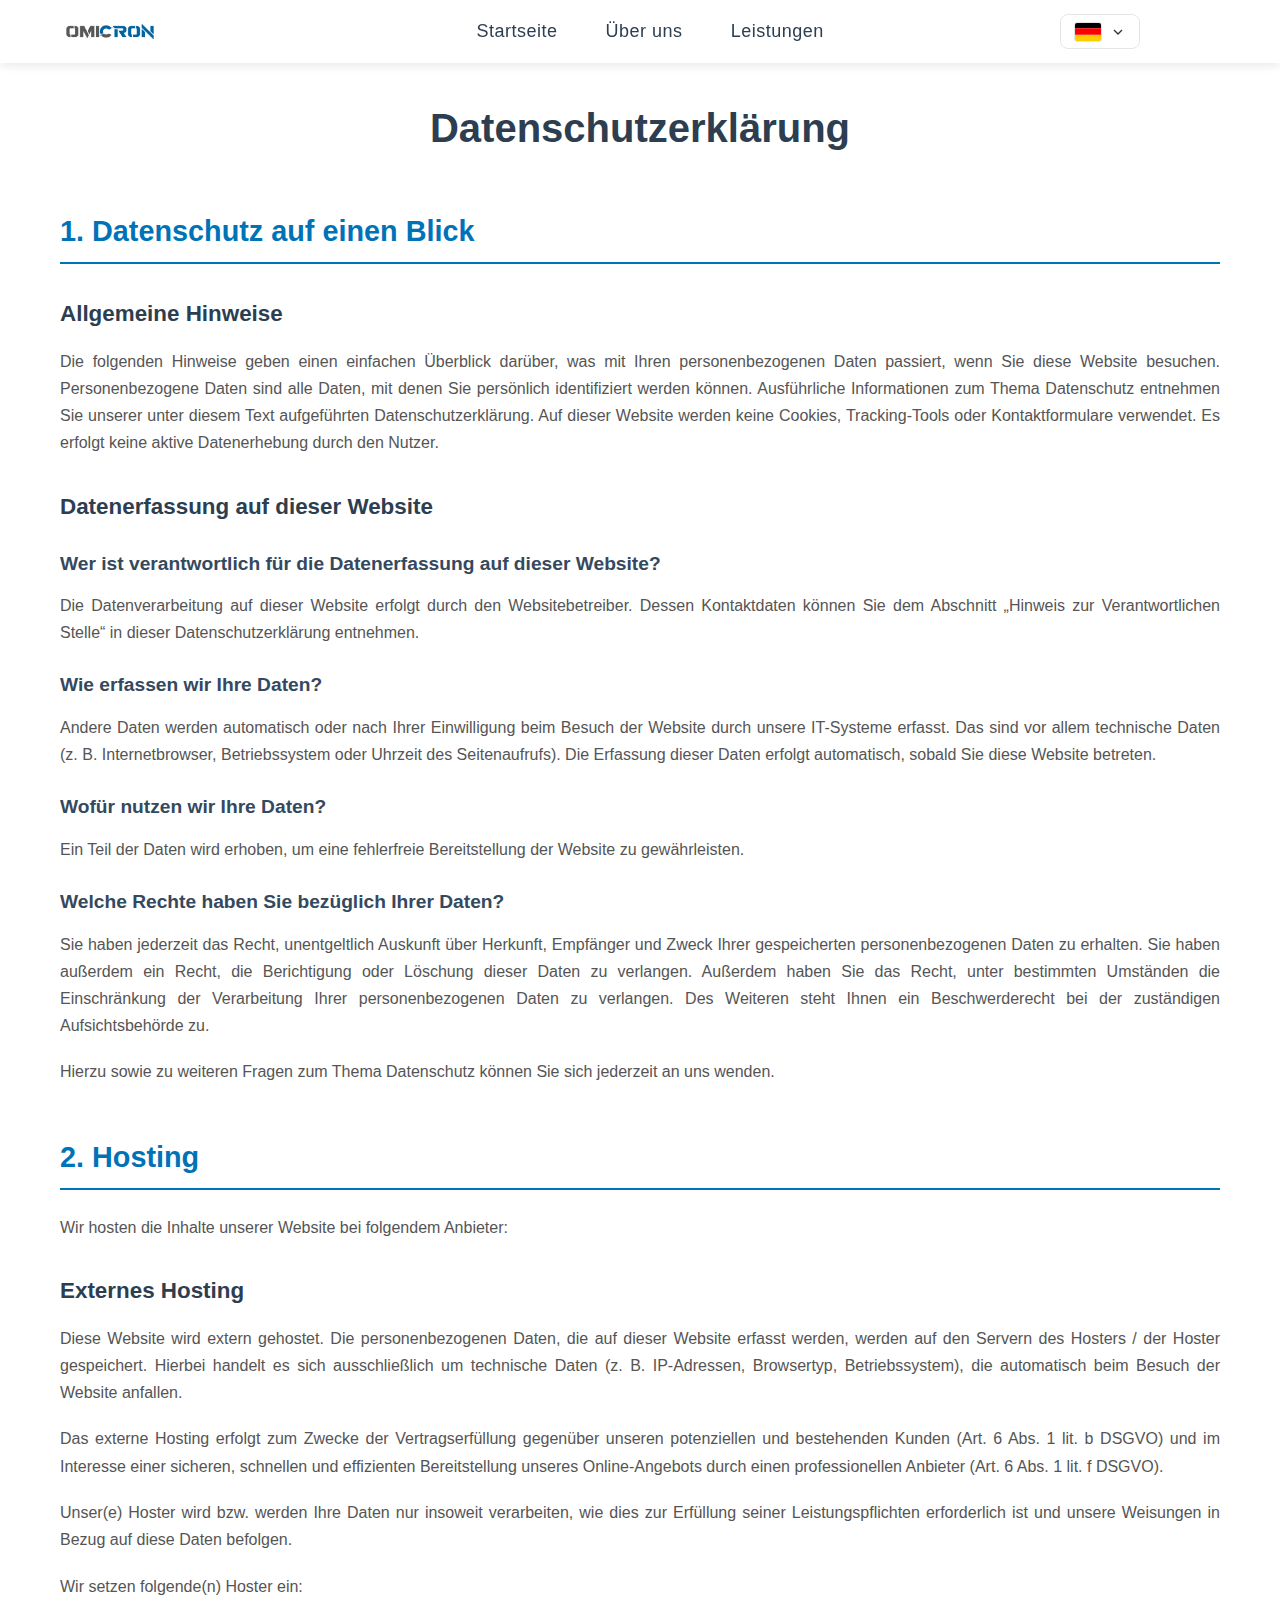
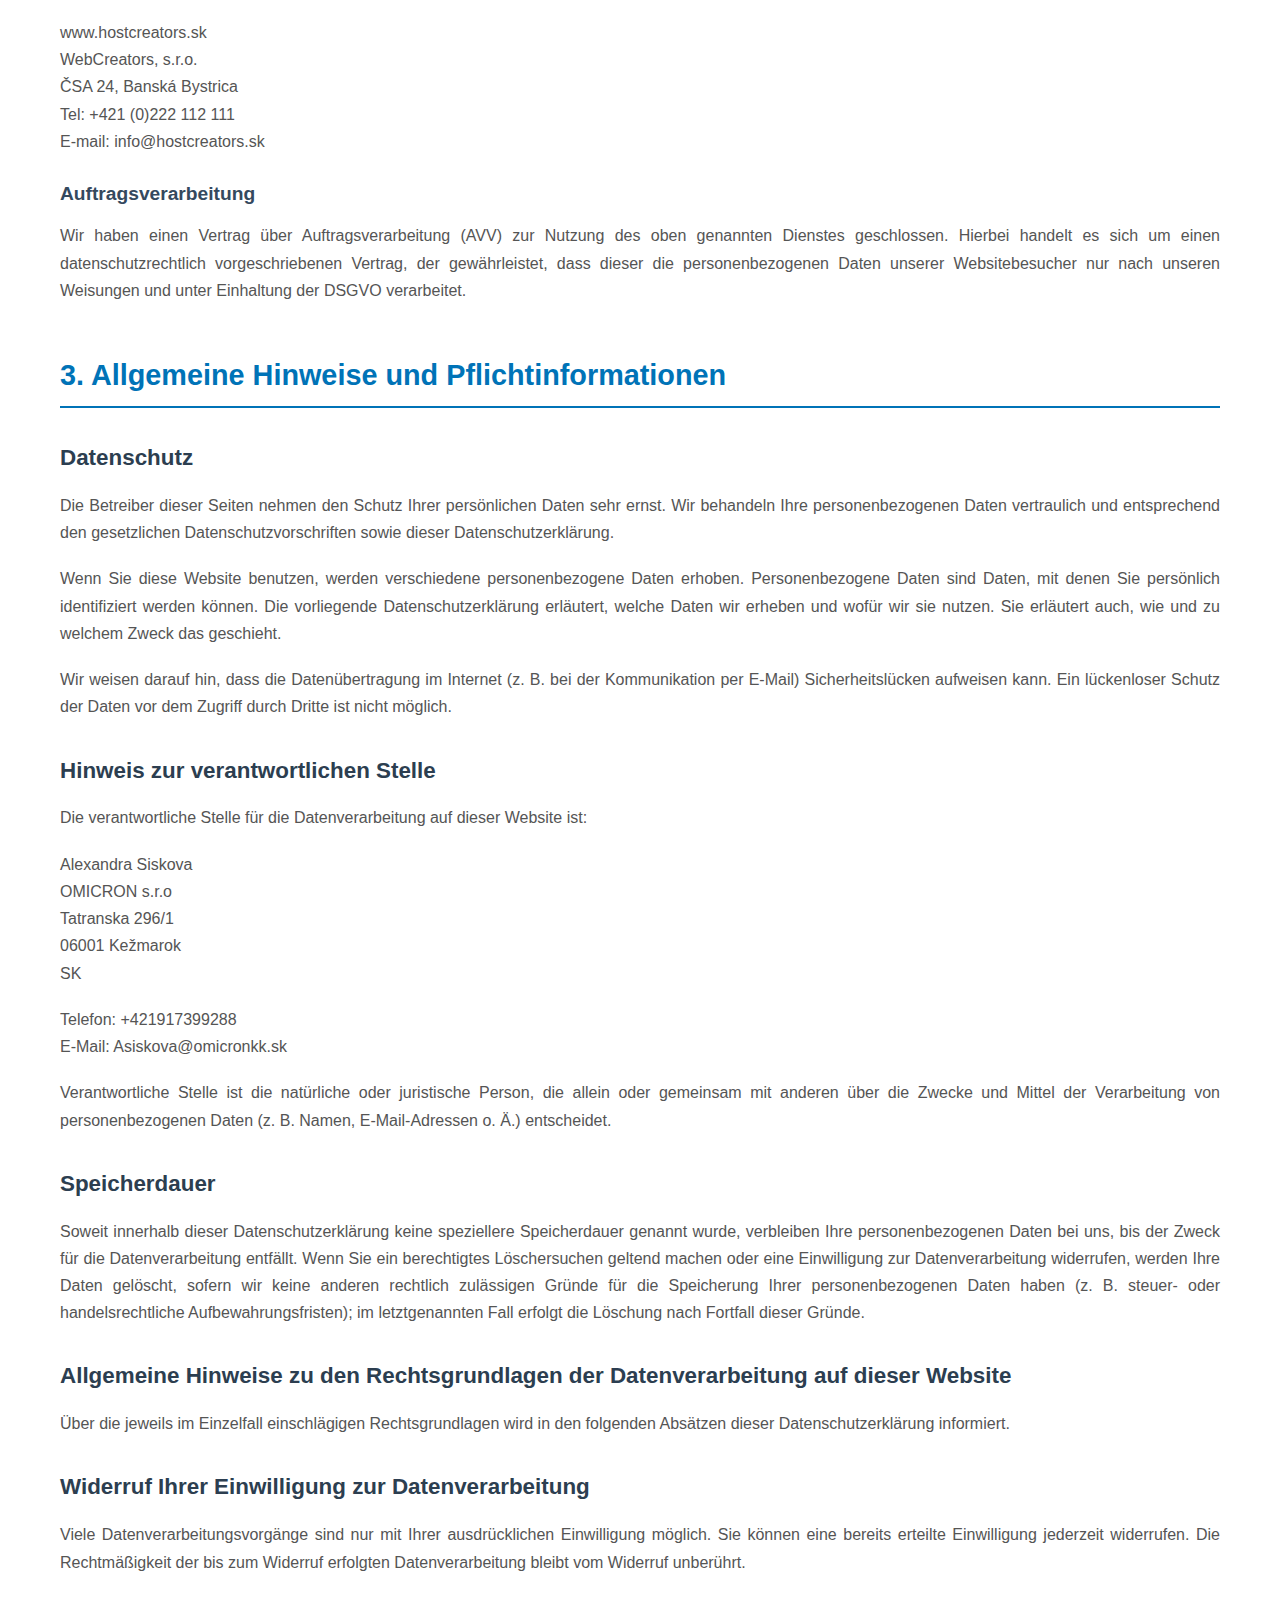
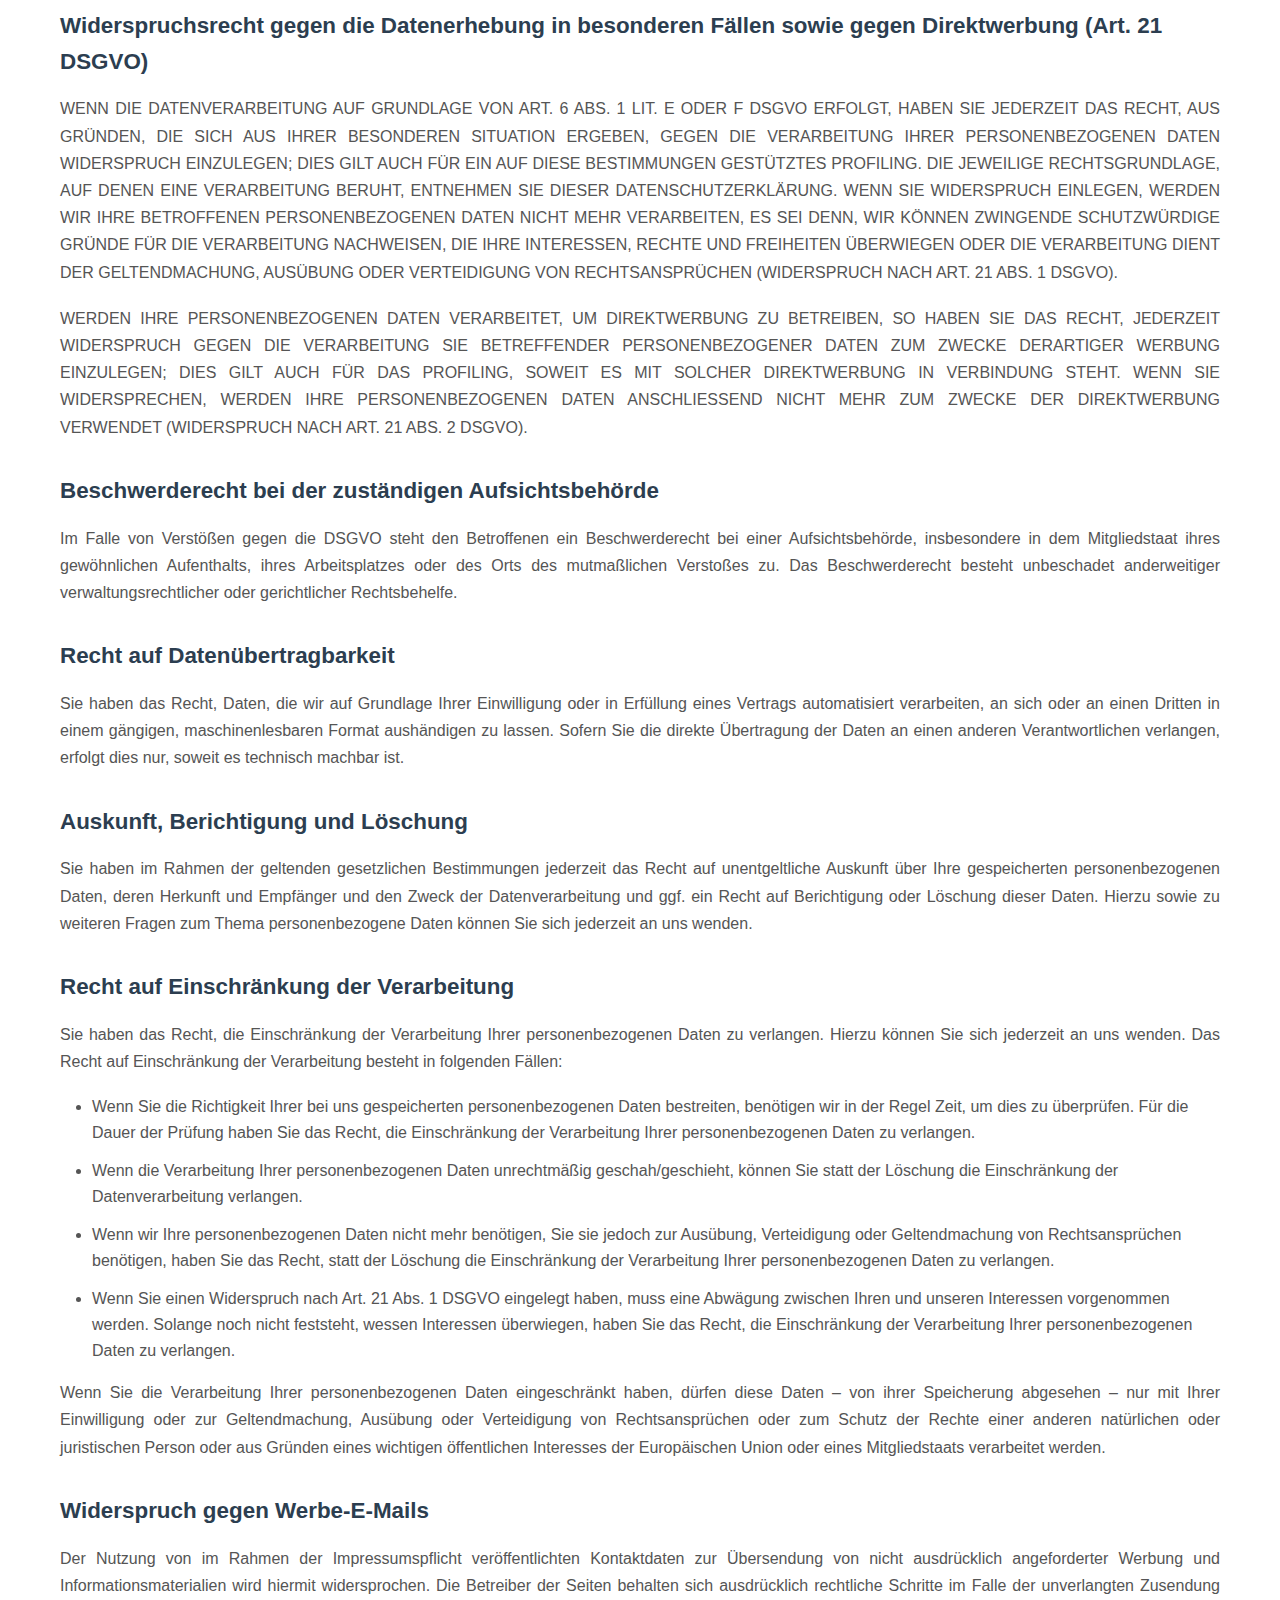
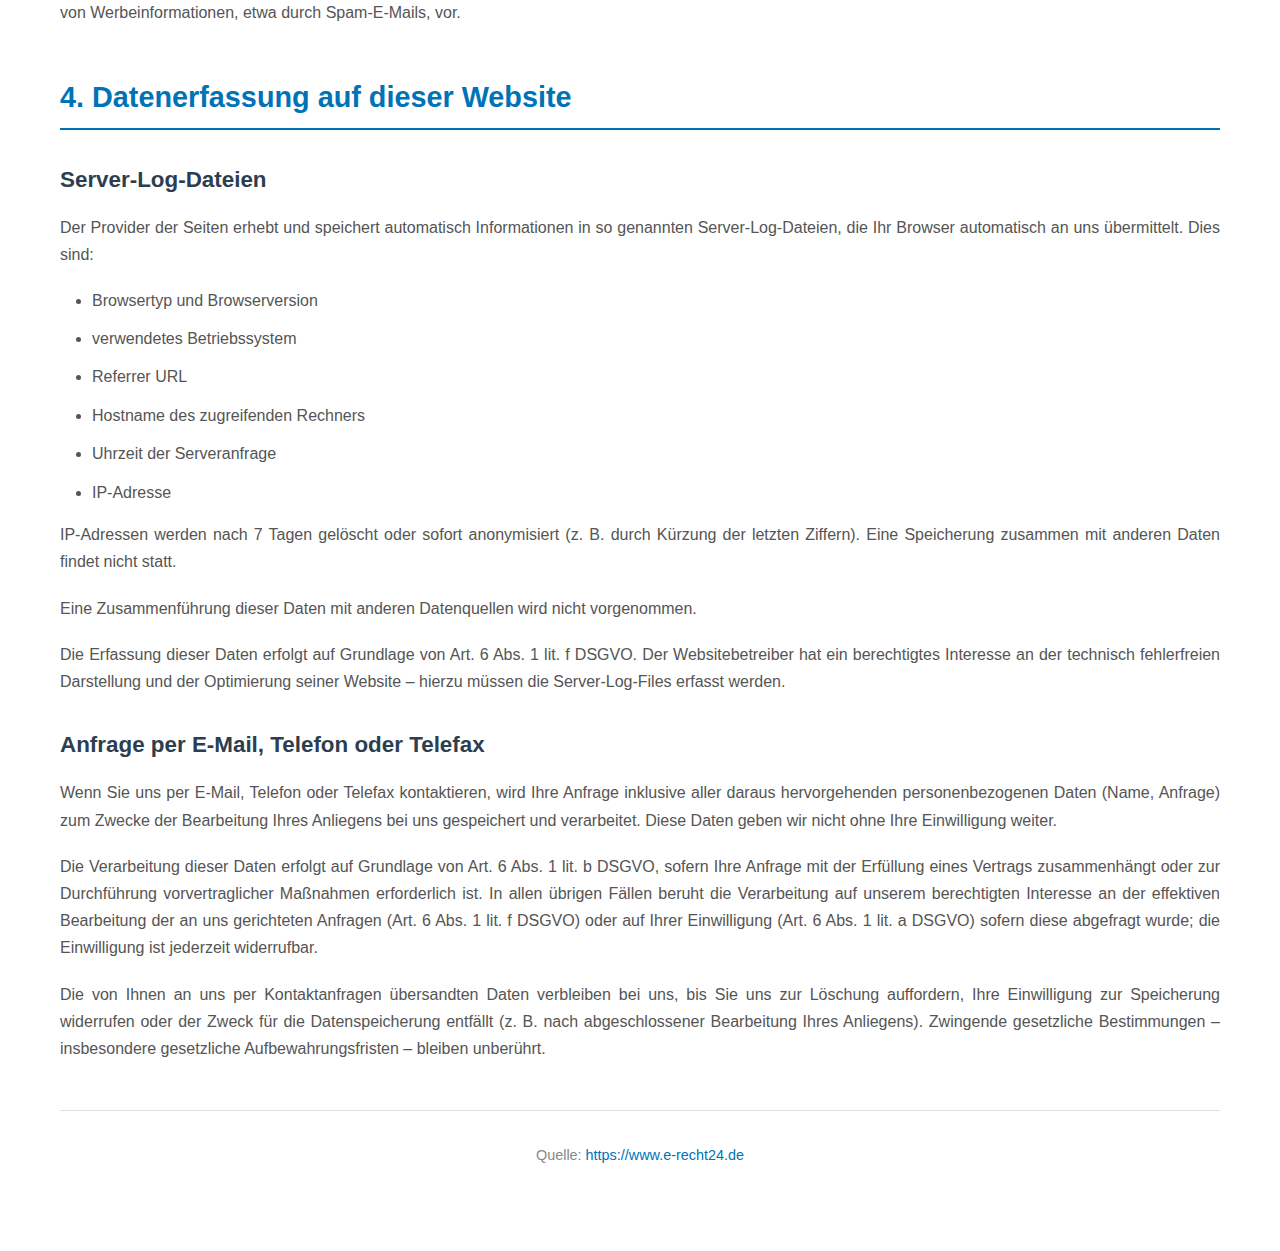
<file: pages/Datenschutz-de.html>
<!DOCTYPE html>
<html lang="de">
<head>
    <meta charset="UTF-8">
    <meta name="viewport" content="width=device-width, initial-scale=1.0">
    <title>Omicron - Professionelle Solaranlagen Installation</title>
    <link rel="stylesheet" href="../css/style.css">
</head>
<body>
    <!-- Header -->
    <header>
        <nav class="container">
            <div class="logo">
            <img src="../images/Logo-Photoroom.png" alt="Omicron Logo">
        </div>
            <ul class="nav-links">
                <li><a href="Startseite-de.html">Startseite</a></li>
                <li><a href="Startseite-de.html#about">Über uns</a></li>
                <li><a href="Startseite-de.html#services">Leistungen</a></li>
               
            </ul>
            <div class="language-selector">
                <button class="language-toggle" id="languageToggle" aria-label="Select Language">
                    <img class="current-flag" src="../flags/de.svg" alt="Deutsch">
                    <svg class="dropdown-arrow" viewBox="0 0 24 24" fill="none" stroke="currentColor" stroke-width="2">
                        <path d="M6 9l6 6 6-6"/>
                    </svg>
                </button>
                <div class="language-dropdown" id="languageDropdown">
                    <a href="#" class="language-option" data-lang="de">
                        <img class="flag" src="../flags/de.svg" alt="Deutsch">
                        <span>Deutsch</span>
                    </a>
                    <a href="#" class="language-option" data-lang="en">
                        <img class="flag" src="../flags/en.svg" alt="English">
                        <span>English</span>
                    </a>
                    <a href="#" class="language-option" data-lang="sk">
                        <img class="flag" src="../flags/sk.svg" alt="Slovenčina">
                        <span>Slovenčina</span>
                    </a>
                </div>
            </div>
        </nav>
    </header>

    <!-- Privacy Policy Content -->
    <main class="privacy-content">
        <div class="container">
            <h1>Datenschutz&shy;erkl&auml;rung</h1>
            
            <h2>1. Datenschutz auf einen Blick</h2>
            
            <h3>Allgemeine Hinweise</h3>
            <p>Die folgenden Hinweise geben einen einfachen &Uuml;berblick dar&uuml;ber, was mit Ihren personenbezogenen Daten passiert, wenn Sie diese Website besuchen. Personenbezogene Daten sind alle Daten, mit denen Sie pers&ouml;nlich identifiziert werden k&ouml;nnen. Ausf&uuml;hrliche Informationen zum Thema Datenschutz entnehmen Sie unserer unter diesem Text aufgef&uuml;hrten Datenschutzerkl&auml;rung. Auf dieser Website werden keine Cookies, Tracking-Tools oder Kontaktformulare verwendet. Es erfolgt keine aktive Datenerhebung durch den Nutzer.</p>
            
            <h3>Datenerfassung auf dieser Website</h3>
            
            <h4>Wer ist verantwortlich f&uuml;r die Datenerfassung auf dieser Website?</h4>
            <p>Die Datenverarbeitung auf dieser Website erfolgt durch den Websitebetreiber. Dessen Kontaktdaten k&ouml;nnen Sie dem Abschnitt &bdquo;Hinweis zur Verantwortlichen Stelle&ldquo; in dieser Datenschutzerkl&auml;rung entnehmen.</p>
            
            <h4>Wie erfassen wir Ihre Daten?</h4>
            <p>Andere Daten werden automatisch oder nach Ihrer Einwilligung beim Besuch der Website durch unsere IT-Systeme erfasst. Das sind vor allem technische Daten (z.&nbsp;B. Internetbrowser, Betriebssystem oder Uhrzeit des Seitenaufrufs). Die Erfassung dieser Daten erfolgt automatisch, sobald Sie diese Website betreten.</p>
            
            <h4>Wof&uuml;r nutzen wir Ihre Daten?</h4>
            <p>Ein Teil der Daten wird erhoben, um eine fehlerfreie Bereitstellung der Website zu gew&auml;hrleisten.</p>
            
            <h4>Welche Rechte haben Sie bez&uuml;glich Ihrer Daten?</h4>
            <p>Sie haben jederzeit das Recht, unentgeltlich Auskunft &uuml;ber Herkunft, Empf&auml;nger und Zweck Ihrer gespeicherten personenbezogenen Daten zu erhalten. Sie haben au&szlig;erdem ein Recht, die Berichtigung oder L&ouml;schung dieser Daten zu verlangen. Au&szlig;erdem haben Sie das Recht, unter bestimmten Umst&auml;nden die Einschr&auml;nkung der Verarbeitung Ihrer personenbezogenen Daten zu verlangen. Des Weiteren steht Ihnen ein Beschwerderecht bei der zust&auml;ndigen Aufsichtsbeh&ouml;rde zu.</p>
            <p>Hierzu sowie zu weiteren Fragen zum Thema Datenschutz k&ouml;nnen Sie sich jederzeit an uns wenden.</p>
            
            <h2>2. Hosting</h2>
            <p>Wir hosten die Inhalte unserer Website bei folgendem Anbieter:</p>
            
            <h3>Externes Hosting</h3>
            <p>Diese Website wird extern gehostet. Die personenbezogenen Daten, die auf dieser Website erfasst werden, werden auf den Servern des Hosters / der Hoster gespeichert. Hierbei handelt es sich ausschließlich um technische Daten (z. B. IP-Adressen, Browsertyp, Betriebssystem), die automatisch beim Besuch der Website anfallen.</p>
            <p>Das externe Hosting erfolgt zum Zwecke der Vertragserf&uuml;llung gegen&uuml;ber unseren potenziellen und bestehenden Kunden (Art. 6 Abs. 1 lit. b DSGVO) und im Interesse einer sicheren, schnellen und effizienten Bereitstellung unseres Online-Angebots durch einen professionellen Anbieter (Art. 6 Abs. 1 lit. f DSGVO).</p>
            <p>Unser(e) Hoster wird bzw. werden Ihre Daten nur insoweit verarbeiten, wie dies zur Erf&uuml;llung seiner Leistungspflichten erforderlich ist und unsere Weisungen in Bezug auf diese Daten befolgen.</p>
            <p>Wir setzen folgende(n) Hoster ein:</p>
            <p>www.hostcreators.sk<br />
            WebCreators, s.r.o.<br />
            ČSA 24, Banská Bystrica<br />
            Tel: +421 (0)222 112 111<br />
            E-mail: info@hostcreators.sk</p>
            
            <h4>Auftragsverarbeitung</h4>
            <p>Wir haben einen Vertrag &uuml;ber Auftragsverarbeitung (AVV) zur Nutzung des oben genannten Dienstes geschlossen. Hierbei handelt es sich um einen datenschutzrechtlich vorgeschriebenen Vertrag, der gew&auml;hrleistet, dass dieser die personenbezogenen Daten unserer Websitebesucher nur nach unseren Weisungen und unter Einhaltung der DSGVO verarbeitet.</p>
            
            <h2>3. Allgemeine Hinweise und Pflicht&shy;informationen</h2>
            
            <h3>Datenschutz</h3>
            <p>Die Betreiber dieser Seiten nehmen den Schutz Ihrer pers&ouml;nlichen Daten sehr ernst. Wir behandeln Ihre personenbezogenen Daten vertraulich und entsprechend den gesetzlichen Datenschutzvorschriften sowie dieser Datenschutzerkl&auml;rung.</p>
            <p>Wenn Sie diese Website benutzen, werden verschiedene personenbezogene Daten erhoben. Personenbezogene Daten sind Daten, mit denen Sie pers&ouml;nlich identifiziert werden k&ouml;nnen. Die vorliegende Datenschutzerkl&auml;rung erl&auml;utert, welche Daten wir erheben und wof&uuml;r wir sie nutzen. Sie erl&auml;utert auch, wie und zu welchem Zweck das geschieht.</p>
            <p>Wir weisen darauf hin, dass die Daten&uuml;bertragung im Internet (z.&nbsp;B. bei der Kommunikation per E-Mail) Sicherheitsl&uuml;cken aufweisen kann. Ein l&uuml;ckenloser Schutz der Daten vor dem Zugriff durch Dritte ist nicht m&ouml;glich.</p>
            
            <h3>Hinweis zur verantwortlichen Stelle</h3>
            <p>Die verantwortliche Stelle f&uuml;r die Datenverarbeitung auf dieser Website ist:</p>
            <p>Alexandra Siskova<br />
            OMICRON s.r.o<br />
            Tatranska 296/1<br />
            06001 Kežmarok<br />
            SK</p>
            <p>Telefon: +421917399288<br />
            E-Mail: Asiskova@omicronkk.sk</p>
            <p>Verantwortliche Stelle ist die nat&uuml;rliche oder juristische Person, die allein oder gemeinsam mit anderen &uuml;ber die Zwecke und Mittel der Verarbeitung von personenbezogenen Daten (z.&nbsp;B. Namen, E-Mail-Adressen o. &Auml;.) entscheidet.</p>
            
            <h3>Speicherdauer</h3>
            <p>Soweit innerhalb dieser Datenschutzerkl&auml;rung keine speziellere Speicherdauer genannt wurde, verbleiben Ihre personenbezogenen Daten bei uns, bis der Zweck f&uuml;r die Datenverarbeitung entf&auml;llt. Wenn Sie ein berechtigtes L&ouml;schersuchen geltend machen oder eine Einwilligung zur Datenverarbeitung widerrufen, werden Ihre Daten gel&ouml;scht, sofern wir keine anderen rechtlich zul&auml;ssigen Gr&uuml;nde f&uuml;r die Speicherung Ihrer personenbezogenen Daten haben (z.&nbsp;B. steuer- oder handelsrechtliche Aufbewahrungsfristen); im letztgenannten Fall erfolgt die L&ouml;schung nach Fortfall dieser Gr&uuml;nde.</p>
            
            <h3>Allgemeine Hinweise zu den Rechtsgrundlagen der Datenverarbeitung auf dieser Website</h3>
            <p>&Uuml;ber die jeweils im Einzelfall einschl&auml;gigen Rechtsgrundlagen wird in den folgenden Abs&auml;tzen dieser Datenschutzerkl&auml;rung informiert.</p>
            
            <h3>Widerruf Ihrer Einwilligung zur Datenverarbeitung</h3>
            <p>Viele Datenverarbeitungsvorg&auml;nge sind nur mit Ihrer ausdr&uuml;cklichen Einwilligung m&ouml;glich. Sie k&ouml;nnen eine bereits erteilte Einwilligung jederzeit widerrufen. Die Rechtm&auml;&szlig;igkeit der bis zum Widerruf erfolgten Datenverarbeitung bleibt vom Widerruf unber&uuml;hrt.</p>
            
            <h3>Widerspruchsrecht gegen die Datenerhebung in besonderen F&auml;llen sowie gegen Direktwerbung (Art. 21 DSGVO)</h3>
            <p>WENN DIE DATENVERARBEITUNG AUF GRUNDLAGE VON ART. 6 ABS. 1 LIT. E ODER F DSGVO ERFOLGT, HABEN SIE JEDERZEIT DAS RECHT, AUS GR&Uuml;NDEN, DIE SICH AUS IHRER BESONDEREN SITUATION ERGEBEN, GEGEN DIE VERARBEITUNG IHRER PERSONENBEZOGENEN DATEN WIDERSPRUCH EINZULEGEN; DIES GILT AUCH F&Uuml;R EIN AUF DIESE BESTIMMUNGEN GEST&Uuml;TZTES PROFILING. DIE JEWEILIGE RECHTSGRUNDLAGE, AUF DENEN EINE VERARBEITUNG BERUHT, ENTNEHMEN SIE DIESER DATENSCHUTZERKL&Auml;RUNG. WENN SIE WIDERSPRUCH EINLEGEN, WERDEN WIR IHRE BETROFFENEN PERSONENBEZOGENEN DATEN NICHT MEHR VERARBEITEN, ES SEI DENN, WIR K&Ouml;NNEN ZWINGENDE SCHUTZW&Uuml;RDIGE GR&Uuml;NDE F&Uuml;R DIE VERARBEITUNG NACHWEISEN, DIE IHRE INTERESSEN, RECHTE UND FREIHEITEN &Uuml;BERWIEGEN ODER DIE VERARBEITUNG DIENT DER GELTENDMACHUNG, AUS&Uuml;BUNG ODER VERTEIDIGUNG VON RECHTSANSPR&Uuml;CHEN (WIDERSPRUCH NACH ART. 21 ABS. 1 DSGVO).</p>
            <p>WERDEN IHRE PERSONENBEZOGENEN DATEN VERARBEITET, UM DIREKTWERBUNG ZU BETREIBEN, SO HABEN SIE DAS RECHT, JEDERZEIT WIDERSPRUCH GEGEN DIE VERARBEITUNG SIE BETREFFENDER PERSONENBEZOGENER DATEN ZUM ZWECKE DERARTIGER WERBUNG EINZULEGEN; DIES GILT AUCH F&Uuml;R DAS PROFILING, SOWEIT ES MIT SOLCHER DIREKTWERBUNG IN VERBINDUNG STEHT. WENN SIE WIDERSPRECHEN, WERDEN IHRE PERSONENBEZOGENEN DATEN ANSCHLIESSEND NICHT MEHR ZUM ZWECKE DER DIREKTWERBUNG VERWENDET (WIDERSPRUCH NACH ART. 21 ABS. 2 DSGVO).</p>
            
            <h3>Beschwerde&shy;recht bei der zust&auml;ndigen Aufsichts&shy;beh&ouml;rde</h3>
            <p>Im Falle von Verst&ouml;&szlig;en gegen die DSGVO steht den Betroffenen ein Beschwerderecht bei einer Aufsichtsbeh&ouml;rde, insbesondere in dem Mitgliedstaat ihres gew&ouml;hnlichen Aufenthalts, ihres Arbeitsplatzes oder des Orts des mutma&szlig;lichen Versto&szlig;es zu. Das Beschwerderecht besteht unbeschadet anderweitiger verwaltungsrechtlicher oder gerichtlicher Rechtsbehelfe.</p>
            
            <h3>Recht auf Daten&shy;&uuml;bertrag&shy;barkeit</h3>
            <p>Sie haben das Recht, Daten, die wir auf Grundlage Ihrer Einwilligung oder in Erf&uuml;llung eines Vertrags automatisiert verarbeiten, an sich oder an einen Dritten in einem g&auml;ngigen, maschinenlesbaren Format aush&auml;ndigen zu lassen. Sofern Sie die direkte &Uuml;bertragung der Daten an einen anderen Verantwortlichen verlangen, erfolgt dies nur, soweit es technisch machbar ist.</p>
            
            <h3>Auskunft, Berichtigung und L&ouml;schung</h3>
            <p>Sie haben im Rahmen der geltenden gesetzlichen Bestimmungen jederzeit das Recht auf unentgeltliche Auskunft &uuml;ber Ihre gespeicherten personenbezogenen Daten, deren Herkunft und Empf&auml;nger und den Zweck der Datenverarbeitung und ggf. ein Recht auf Berichtigung oder L&ouml;schung dieser Daten. Hierzu sowie zu weiteren Fragen zum Thema personenbezogene Daten k&ouml;nnen Sie sich jederzeit an uns wenden.</p>
            
            <h3>Recht auf Einschr&auml;nkung der Verarbeitung</h3>
            <p>Sie haben das Recht, die Einschr&auml;nkung der Verarbeitung Ihrer personenbezogenen Daten zu verlangen. Hierzu k&ouml;nnen Sie sich jederzeit an uns wenden. Das Recht auf Einschr&auml;nkung der Verarbeitung besteht in folgenden F&auml;llen:</p>
            <ul>
                <li>Wenn Sie die Richtigkeit Ihrer bei uns gespeicherten personenbezogenen Daten bestreiten, ben&ouml;tigen wir in der Regel Zeit, um dies zu &uuml;berpr&uuml;fen. F&uuml;r die Dauer der Pr&uuml;fung haben Sie das Recht, die Einschr&auml;nkung der Verarbeitung Ihrer personenbezogenen Daten zu verlangen.</li>
                <li>Wenn die Verarbeitung Ihrer personenbezogenen Daten unrechtm&auml;&szlig;ig geschah/geschieht, k&ouml;nnen Sie statt der L&ouml;schung die Einschr&auml;nkung der Datenverarbeitung verlangen.</li>
                <li>Wenn wir Ihre personenbezogenen Daten nicht mehr ben&ouml;tigen, Sie sie jedoch zur Aus&uuml;bung, Verteidigung oder Geltendmachung von Rechtsanspr&uuml;chen ben&ouml;tigen, haben Sie das Recht, statt der L&ouml;schung die Einschr&auml;nkung der Verarbeitung Ihrer personenbezogenen Daten zu verlangen.</li>
                <li>Wenn Sie einen Widerspruch nach Art. 21 Abs. 1 DSGVO eingelegt haben, muss eine Abw&auml;gung zwischen Ihren und unseren Interessen vorgenommen werden. Solange noch nicht feststeht, wessen Interessen &uuml;berwiegen, haben Sie das Recht, die Einschr&auml;nkung der Verarbeitung Ihrer personenbezogenen Daten zu verlangen.</li>
            </ul>
            <p>Wenn Sie die Verarbeitung Ihrer personenbezogenen Daten eingeschr&auml;nkt haben, d&uuml;rfen diese Daten &ndash; von ihrer Speicherung abgesehen &ndash; nur mit Ihrer Einwilligung oder zur Geltendmachung, Aus&uuml;bung oder Verteidigung von Rechtsanspr&uuml;chen oder zum Schutz der Rechte einer anderen nat&uuml;rlichen oder juristischen Person oder aus Gr&uuml;nden eines wichtigen &ouml;ffentlichen Interesses der Europ&auml;ischen Union oder eines Mitgliedstaats verarbeitet werden.</p>
            
            <h3>Widerspruch gegen Werbe-E-Mails</h3>
            <p>Der Nutzung von im Rahmen der Impressumspflicht ver&ouml;ffentlichten Kontaktdaten zur &Uuml;bersendung von nicht ausdr&uuml;cklich angeforderter Werbung und Informationsmaterialien wird hiermit widersprochen. Die Betreiber der Seiten behalten sich ausdr&uuml;cklich rechtliche Schritte im Falle der unverlangten Zusendung von Werbeinformationen, etwa durch Spam-E-Mails, vor.</p>
            
            <h2>4. Datenerfassung auf dieser Website</h2>
            
            <h3>Server-Log-Dateien</h3>
            <p>Der Provider der Seiten erhebt und speichert automatisch Informationen in so genannten Server-Log-Dateien, die Ihr Browser automatisch an uns &uuml;bermittelt. Dies sind:</p>
            <ul>
                <li>Browsertyp und Browserversion</li>
                <li>verwendetes Betriebssystem</li>
                <li>Referrer URL</li>
                <li>Hostname des zugreifenden Rechners</li>
                <li>Uhrzeit der Serveranfrage</li>
                <li>IP-Adresse</li>
            </ul>
            <p>IP-Adressen werden nach 7 Tagen gelöscht oder sofort anonymisiert (z. B. durch Kürzung der letzten Ziffern). Eine Speicherung zusammen mit anderen Daten findet nicht statt.</p>
            <p>Eine Zusammenf&uuml;hrung dieser Daten mit anderen Datenquellen wird nicht vorgenommen.</p>
            <p>Die Erfassung dieser Daten erfolgt auf Grundlage von Art. 6 Abs. 1 lit. f DSGVO. Der Websitebetreiber hat ein berechtigtes Interesse an der technisch fehlerfreien Darstellung und der Optimierung seiner Website &ndash; hierzu m&uuml;ssen die Server-Log-Files erfasst werden.</p>
            
            <h3>Anfrage per E-Mail, Telefon oder Telefax</h3>
            <p>Wenn Sie uns per E-Mail, Telefon oder Telefax kontaktieren, wird Ihre Anfrage inklusive aller daraus hervorgehenden personenbezogenen Daten (Name, Anfrage) zum Zwecke der Bearbeitung Ihres Anliegens bei uns gespeichert und verarbeitet. Diese Daten geben wir nicht ohne Ihre Einwilligung weiter.</p>
            <p>Die Verarbeitung dieser Daten erfolgt auf Grundlage von Art. 6 Abs. 1 lit. b DSGVO, sofern Ihre Anfrage mit der Erf&uuml;llung eines Vertrags zusammenh&auml;ngt oder zur Durchf&uuml;hrung vorvertraglicher Ma&szlig;nahmen erforderlich ist. In allen &uuml;brigen F&auml;llen beruht die Verarbeitung auf unserem berechtigten Interesse an der effektiven Bearbeitung der an uns gerichteten Anfragen (Art. 6 Abs. 1 lit. f DSGVO) oder auf Ihrer Einwilligung (Art. 6 Abs. 1 lit. a DSGVO) sofern diese abgefragt wurde; die Einwilligung ist jederzeit widerrufbar.</p>
            <p>Die von Ihnen an uns per Kontaktanfragen &uuml;bersandten Daten verbleiben bei uns, bis Sie uns zur L&ouml;schung auffordern, Ihre Einwilligung zur Speicherung widerrufen oder der Zweck f&uuml;r die Datenspeicherung entf&auml;llt (z.&nbsp;B. nach abgeschlossener Bearbeitung Ihres Anliegens). Zwingende gesetzliche Bestimmungen &ndash; insbesondere gesetzliche Aufbewahrungsfristen &ndash; bleiben unber&uuml;hrt.</p>
            
            <p class="source">Quelle: <a href="https://www.e-recht24.de">https://www.e-recht24.de</a></p>
        </div>
    </main>

    <script>
        // Ensure header is visible when navigating to sections
        document.addEventListener('DOMContentLoaded', function() {
            const header = document.querySelector('header');
            if (header) {
                header.style.transform = 'translateY(0)';
            }
        });

        // Handle navigation to sections
        document.querySelectorAll('a[href*="#"]').forEach(anchor => {
            anchor.addEventListener('click', function (e) {
                const href = this.getAttribute('href');
                if (href.includes('#')) {
                    // Show header when navigating to sections
                    const header = document.querySelector('header');
                    if (header) {
                        header.style.transform = 'translateY(0)';
                    }
                }
            });
        });

        // Language dropdown functionality
        const languageToggle = document.getElementById('languageToggle');
        const languageDropdown = document.getElementById('languageDropdown');
        const languageSelector = document.querySelector('.language-selector');

        if (languageToggle && languageDropdown && languageSelector) {
            languageToggle.addEventListener('click', function(e) {
                e.stopPropagation();
                languageDropdown.classList.toggle('active');
                languageSelector.classList.toggle('active');
            });

            // Close dropdown when clicking outside
            document.addEventListener('click', function(e) {
                if (!languageToggle.contains(e.target) && !languageDropdown.contains(e.target)) {
                    languageDropdown.classList.remove('active');
                    languageSelector.classList.remove('active');
                }
            });

            // Handle language option clicks
            document.querySelectorAll('.language-option').forEach(option => {
                option.addEventListener('click', function(e) {
                    e.preventDefault();
                    const lang = this.getAttribute('data-lang');
                    
                    // Get current page filename
                    const currentPage = window.location.pathname.split('/').pop();
                    
                    // Replace language suffix (de, en, or sk) with new language
                    const newPage = currentPage.replace(/-de\.html|-en\.html|-sk\.html/, `-${lang}.html`);
                    
                    // Redirect to the language version
                    window.location.href = newPage;
                });
            });
        }
    </script>
     <script src="../js/script.js"></script>
</body>
</html>
</file>
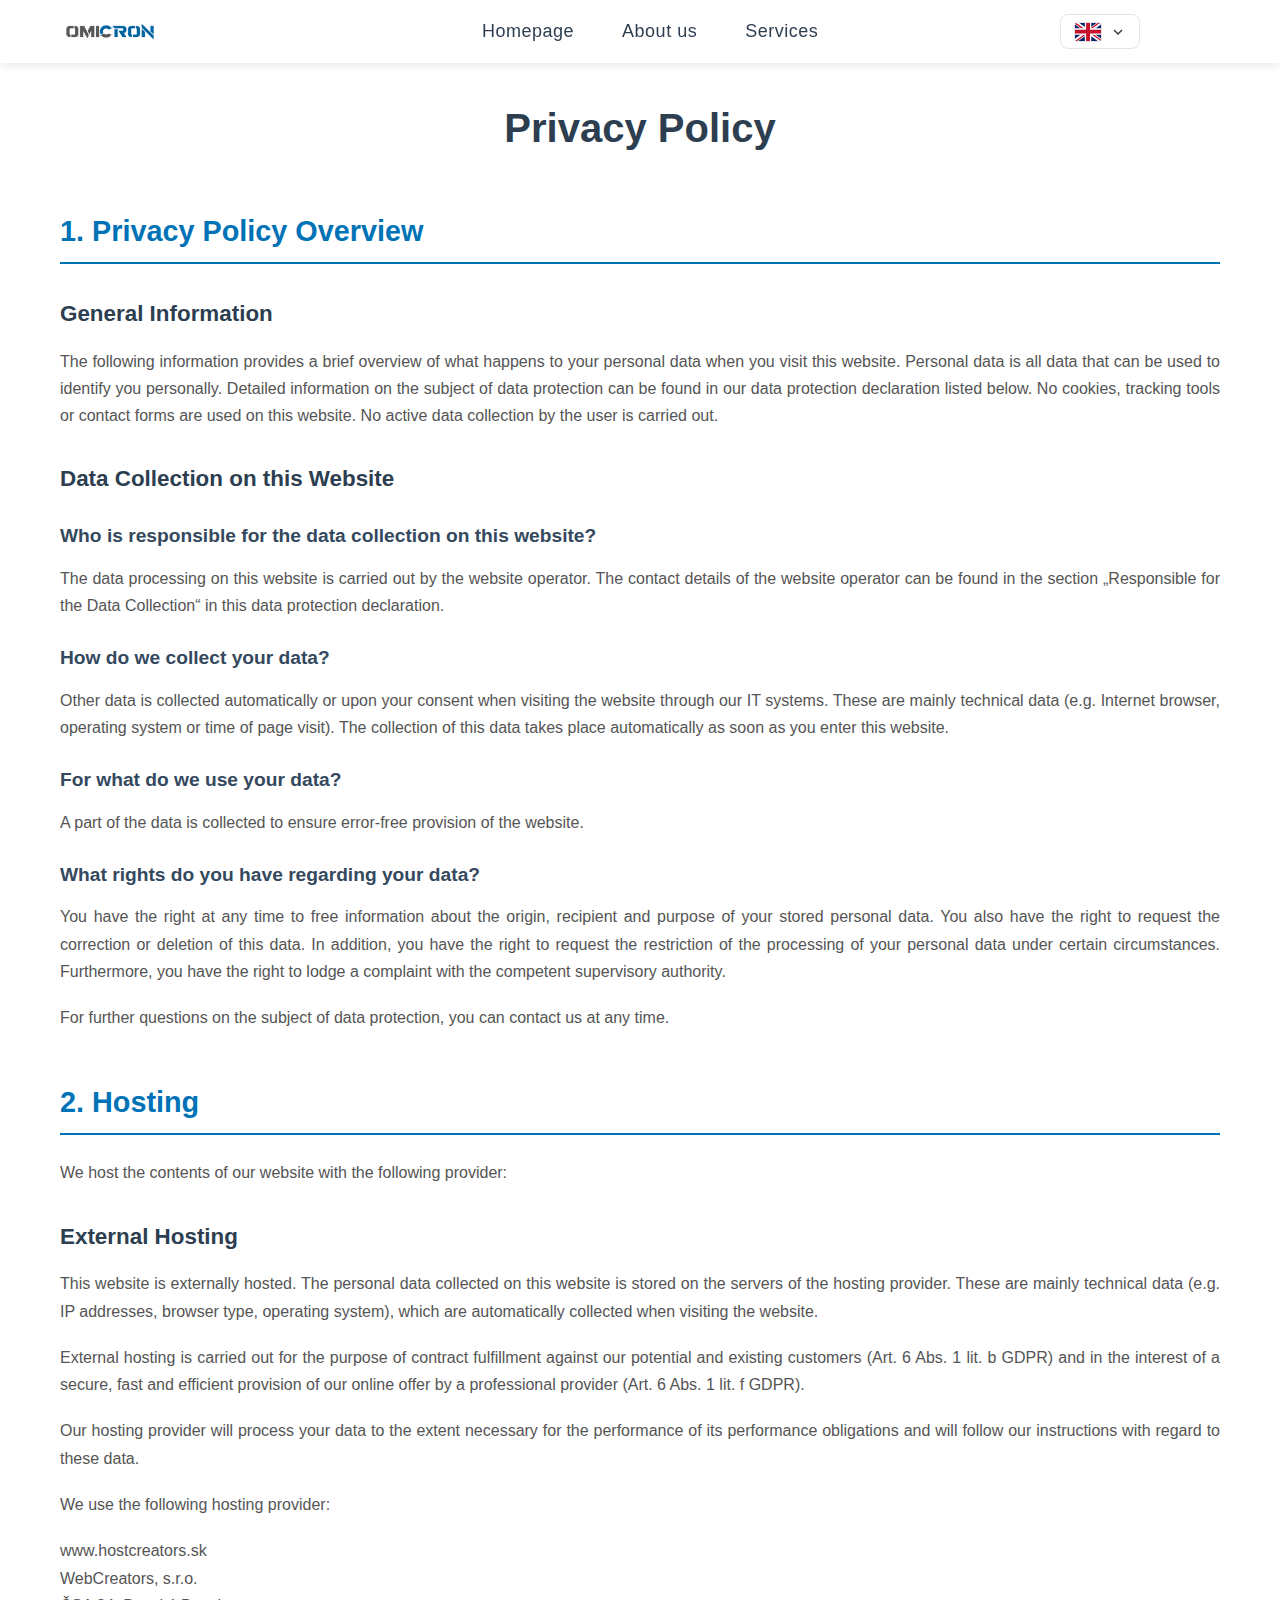
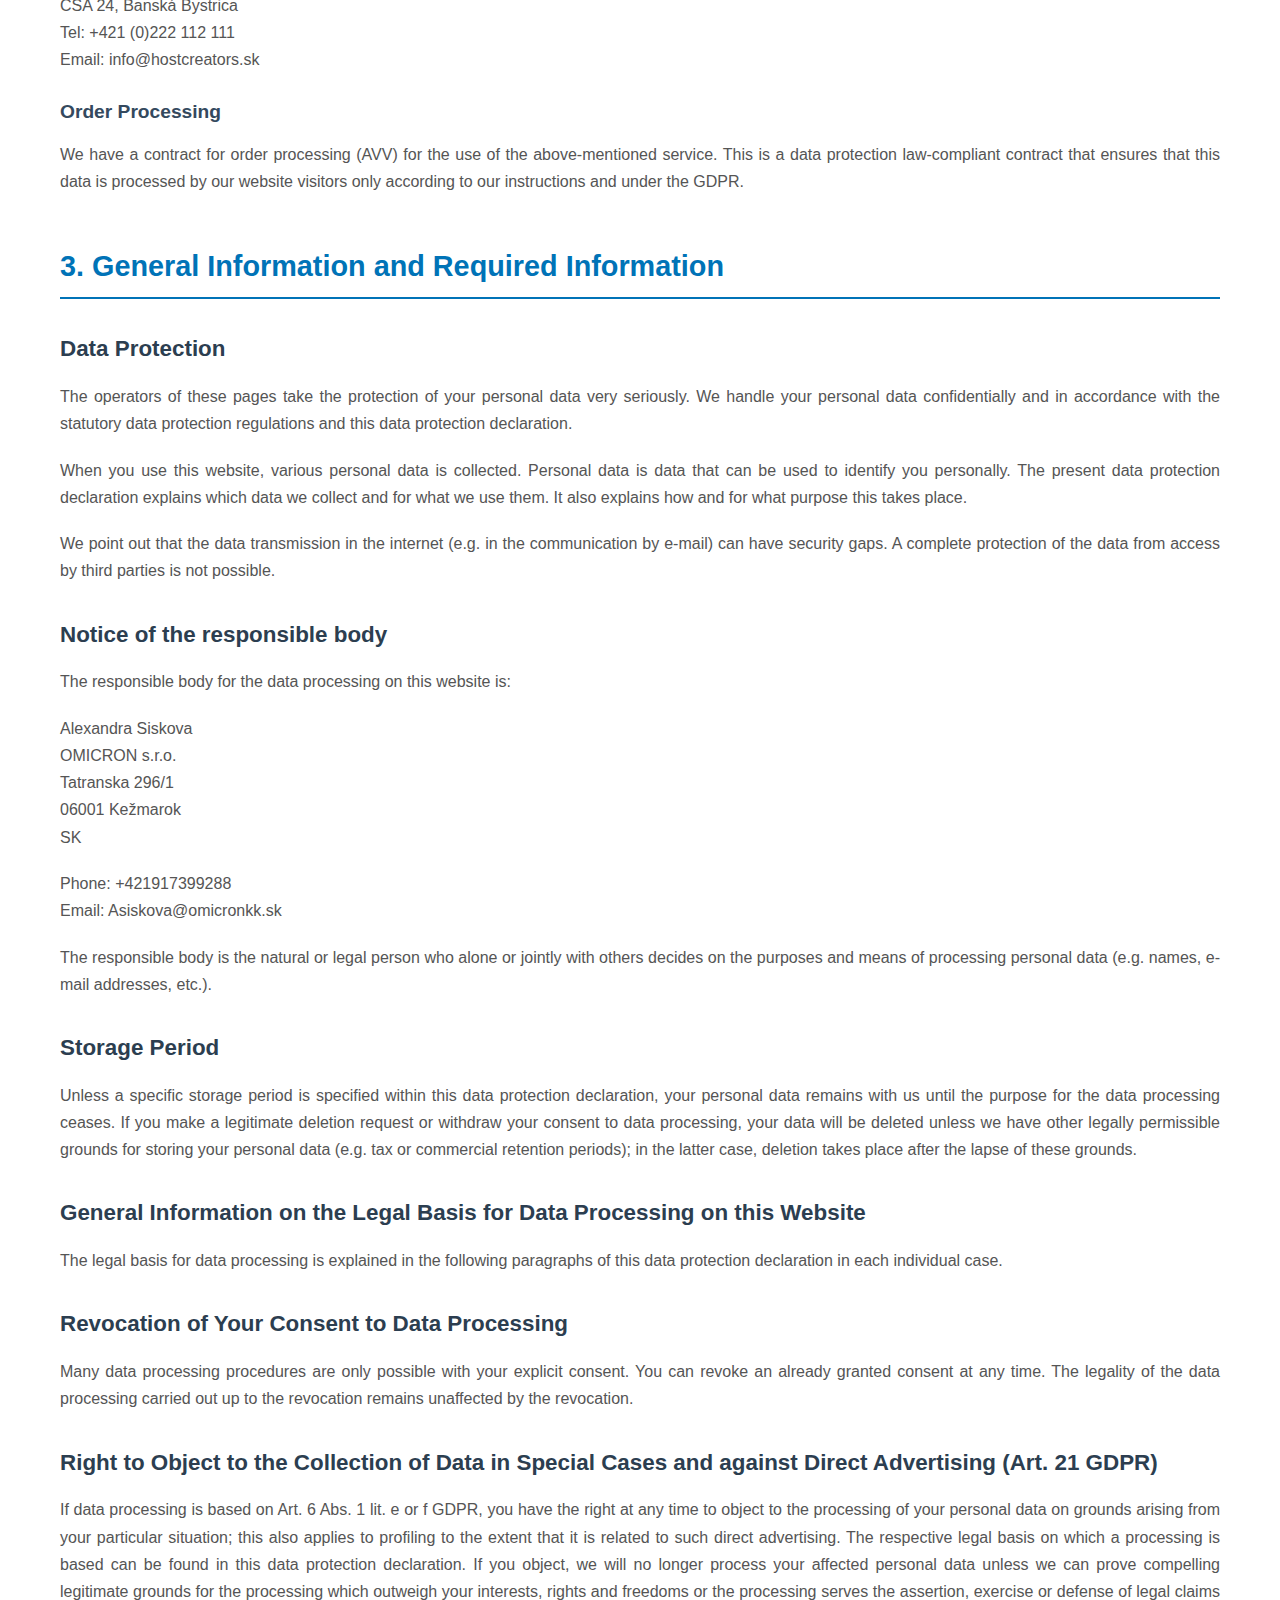
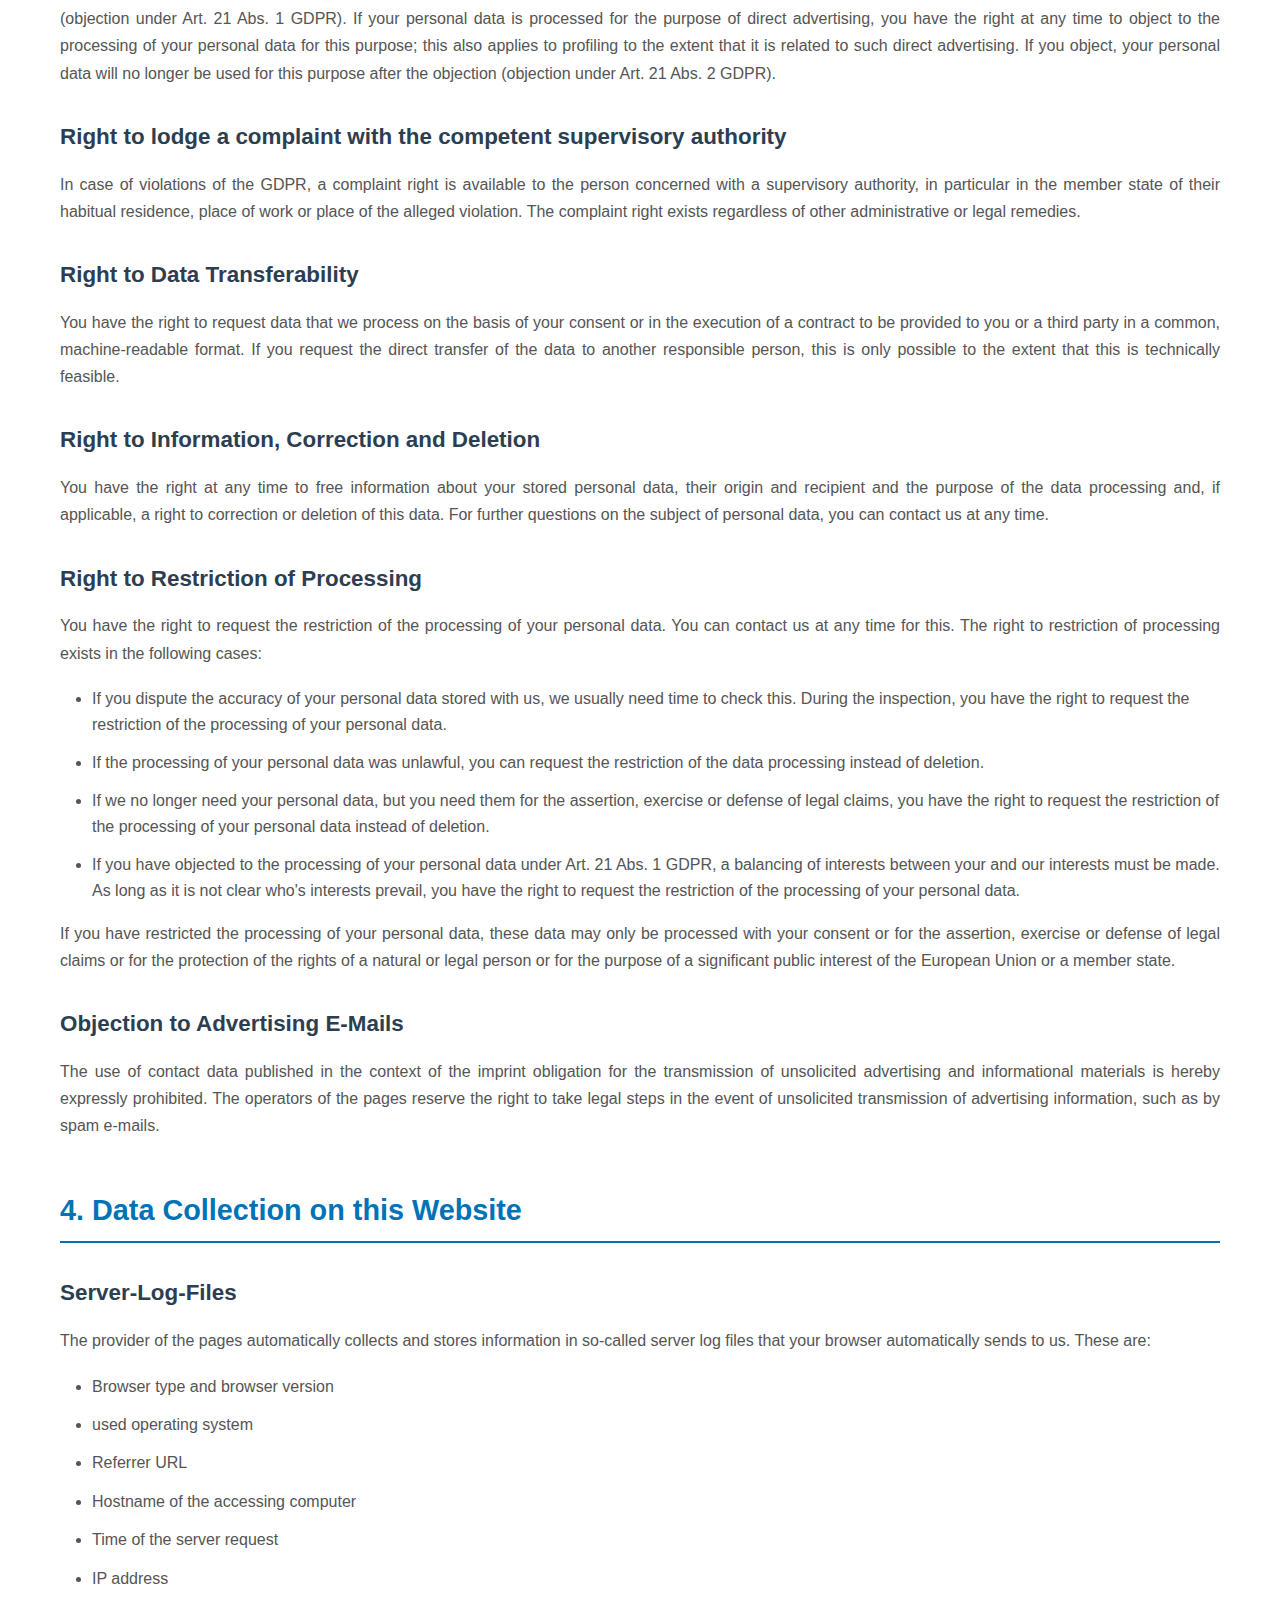
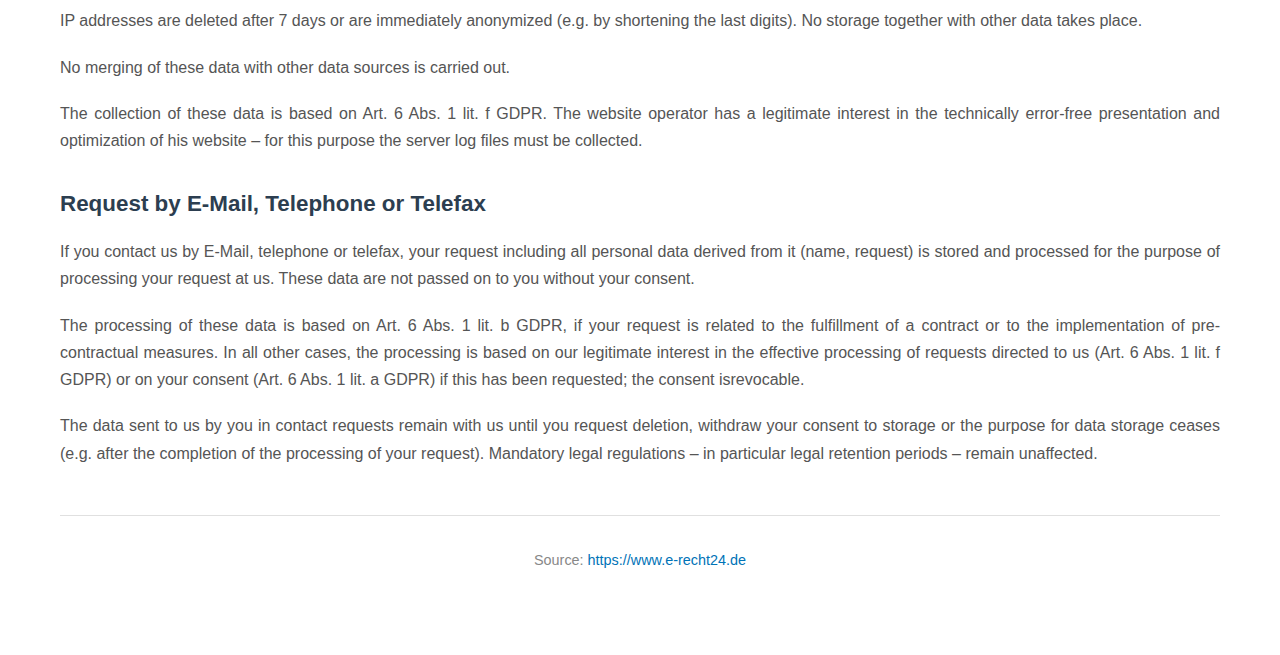
<file: pages/Datenschutz-en.html>
<!DOCTYPE html>
<html lang="en">
<head>
    <meta charset="UTF-8">
    <meta name="viewport" content="width=device-width, initial-scale=1.0">
    <title>Omicron - Professional Solar Installation</title>
    <link rel="stylesheet" href="../css/style.css">
</head>
<body>
    <!-- Header -->
    <header>
        <nav class="container">
            <div class="logo">
            <img src="../images/Logo-Photoroom.png" alt="Omicron Logo">
        </div>
            <ul class="nav-links">
                <li><a href="Startseite-en.html">Homepage</a></li>
                <li><a href="Startseite-en.html#about">About us</a></li>
                <li><a href="Startseite-en.html#services">Services</a></li>
               
            </ul>
            <div class="language-selector">
                <button class="language-toggle" id="languageToggle" aria-label="Select Language">
                    <img class="current-flag" src="../flags/en.svg" alt="English">
                    <svg class="dropdown-arrow" viewBox="0 0 24 24" fill="none" stroke="currentColor" stroke-width="2">
                        <path d="M6 9l6 6 6-6"/>
                    </svg>
                </button>
                <div class="language-dropdown" id="languageDropdown">
                    <a href="#" class="language-option" data-lang="de">
                        <img class="flag" src="../flags/de.svg" alt="Deutsch">
                        <span>Deutsch</span>
                    </a>
                    <a href="#" class="language-option" data-lang="en">
                        <img class="flag" src="../flags/en.svg" alt="English">
                        <span>English</span>
                    </a>
                    <a href="#" class="language-option" data-lang="sk">
                        <img class="flag" src="../flags/sk.svg" alt="Slovenčina">
                        <span>Slovenčina</span>
                    </a>
                </div>
            </div>
        </nav>
    </header>

    <!-- Privacy Policy Content -->
    <main class="privacy-content">
        <div class="container">
            <h1>Privacy Policy</h1>
            
            <h2>1. Privacy Policy Overview</h2>
            
            <h3>General Information</h3>
            <p>The following information provides a brief overview of what happens to your personal data when you visit this website. Personal data is all data that can be used to identify you personally. Detailed information on the subject of data protection can be found in our data protection declaration listed below. No cookies, tracking tools or contact forms are used on this website. No active data collection by the user is carried out.</p>
            
            <h3>Data Collection on this Website</h3>
            
            <h4>Who is responsible for the data collection on this website?</h4>
            <p>The data processing on this website is carried out by the website operator. The contact details of the website operator can be found in the section &bdquo;Responsible for the Data Collection&ldquo; in this data protection declaration.</p>
            
            <h4>How do we collect your data?</h4>
            <p>Other data is collected automatically or upon your consent when visiting the website through our IT systems. These are mainly technical data (e.g. Internet browser, operating system or time of page visit). The collection of this data takes place automatically as soon as you enter this website.</p>
            
            <h4>For what do we use your data?</h4>
            <p>A part of the data is collected to ensure error-free provision of the website.</p>
            
            <h4>What rights do you have regarding your data?</h4>
            <p>You have the right at any time to free information about the origin, recipient and purpose of your stored personal data. You also have the right to request the correction or deletion of this data. In addition, you have the right to request the restriction of the processing of your personal data under certain circumstances. Furthermore, you have the right to lodge a complaint with the competent supervisory authority.</p>
            <p>For further questions on the subject of data protection, you can contact us at any time.</p>
            
            <h2>2. Hosting</h2>
            <p>We host the contents of our website with the following provider:</p>
            
            <h3>External Hosting</h3>
            <p>This website is externally hosted. The personal data collected on this website is stored on the servers of the hosting provider. These are mainly technical data (e.g. IP addresses, browser type, operating system), which are automatically collected when visiting the website.</p>
            <p>External hosting is carried out for the purpose of contract fulfillment against our potential and existing customers (Art. 6 Abs. 1 lit. b GDPR) and in the interest of a secure, fast and efficient provision of our online offer by a professional provider (Art. 6 Abs. 1 lit. f GDPR).</p>
            <p>Our hosting provider will process your data to the extent necessary for the performance of its performance obligations and will follow our instructions with regard to these data.</p>
            <p>We use the following hosting provider:</p>
            <p>www.hostcreators.sk<br />
            WebCreators, s.r.o.<br />
            ČSA 24, Banská Bystrica<br />
            Tel: +421 (0)222 112 111<br />
            Email: info@hostcreators.sk</p>
            
            <h4>Order Processing</h4>
            <p>We have a contract for order processing (AVV) for the use of the above-mentioned service. This is a data protection law-compliant contract that ensures that this data is processed by our website visitors only according to our instructions and under the GDPR.</p>
            
            <h2>3. General Information and Required Information</h2>
            
            <h3>Data Protection</h3>
            <p>The operators of these pages take the protection of your personal data very seriously. We handle your personal data confidentially and in accordance with the statutory data protection regulations and this data protection declaration.</p>
            <p>When you use this website, various personal data is collected. Personal data is data that can be used to identify you personally. The present data protection declaration explains which data we collect and for what we use them. It also explains how and for what purpose this takes place.</p>
            <p>We point out that the data transmission in the internet (e.g. in the communication by e-mail) can have security gaps. A complete protection of the data from access by third parties is not possible.</p>
            
            <h3>Notice of the responsible body</h3>
            <p>The responsible body for the data processing on this website is:</p>
            <p>Alexandra Siskova<br />
            OMICRON s.r.o.<br />
            Tatranska 296/1<br />
            06001 Kežmarok<br />
            SK</p>
            <p>Phone: +421917399288<br />
            Email: Asiskova@omicronkk.sk</p>
            <p>The responsible body is the natural or legal person who alone or jointly with others decides on the purposes and means of processing personal data (e.g. names, e-mail addresses, etc.).</p>
            
            <h3>Storage Period</h3>
            <p>Unless a specific storage period is specified within this data protection declaration, your personal data remains with us until the purpose for the data processing ceases. If you make a legitimate deletion request or withdraw your consent to data processing, your data will be deleted unless we have other legally permissible grounds for storing your personal data (e.g. tax or commercial retention periods); in the latter case, deletion takes place after the lapse of these grounds.</p>
            
            <h3>General Information on the Legal Basis for Data Processing on this Website</h3>
            <p>The legal basis for data processing is explained in the following paragraphs of this data protection declaration in each individual case.</p>
            
            <h3>Revocation of Your Consent to Data Processing</h3>
            <p>Many data processing procedures are only possible with your explicit consent. You can revoke an already granted consent at any time. The legality of the data processing carried out up to the revocation remains unaffected by the revocation.</p>
            
            <h3>Right to Object to the Collection of Data in Special Cases and against Direct Advertising (Art. 21 GDPR)</h3>
            <p>If data processing is based on Art. 6 Abs. 1 lit. e or f GDPR, you have the right at any time to object to the processing of your personal data on grounds arising from your particular situation; this also applies to profiling to the extent that it is related to such direct advertising. The respective legal basis on which a processing is based can be found in this data protection declaration. If you object, we will no longer process your affected personal data unless we can prove compelling legitimate grounds for the processing which outweigh your interests, rights and freedoms or the processing serves the assertion, exercise or defense of legal claims (objection under Art. 21 Abs. 1 GDPR). If your personal data is processed for the purpose of direct advertising, you have the right at any time to object to the processing of your personal data for this purpose; this also applies to profiling to the extent that it is related to such direct advertising. If you object, your personal data will no longer be used for this purpose after the objection (objection under Art. 21 Abs. 2 GDPR).</p>
            
            <h3>Right to lodge a complaint with the competent supervisory authority</h3>
            <p>In case of violations of the GDPR, a complaint right is available to the person concerned with a supervisory authority, in particular in the member state of their habitual residence, place of work or place of the alleged violation. The complaint right exists regardless of other administrative or legal remedies.</p>
            
            <h3>Right to Data Transferability</h3>
            <p>You have the right to request data that we process on the basis of your consent or in the execution of a contract to be provided to you or a third party in a common, machine-readable format. If you request the direct transfer of the data to another responsible person, this is only possible to the extent that this is technically feasible.</p>
            
            <h3>Right to Information, Correction and Deletion</h3>
            <p>You have the right at any time to free information about your stored personal data, their origin and recipient and the purpose of the data processing and, if applicable, a right to correction or deletion of this data. For further questions on the subject of personal data, you can contact us at any time.</p>
            
            <h3>Right to Restriction of Processing</h3>
            <p>You have the right to request the restriction of the processing of your personal data. You can contact us at any time for this. The right to restriction of processing exists in the following cases:</p>
            <ul>
                <li>If you dispute the accuracy of your personal data stored with us, we usually need time to check this. During the inspection, you have the right to request the restriction of the processing of your personal data.</li>
                <li>If the processing of your personal data was unlawful, you can request the restriction of the data processing instead of deletion.</li>
                <li>If we no longer need your personal data, but you need them for the assertion, exercise or defense of legal claims, you have the right to request the restriction of the processing of your personal data instead of deletion.</li>
                <li>If you have objected to the processing of your personal data under Art. 21 Abs. 1 GDPR, a balancing of interests between your and our interests must be made. As long as it is not clear who's interests prevail, you have the right to request the restriction of the processing of your personal data.</li>
            </ul>
            <p>If you have restricted the processing of your personal data, these data may only be processed with your consent or for the assertion, exercise or defense of legal claims or for the protection of the rights of a natural or legal person or for the purpose of a significant public interest of the European Union or a member state.</p>
            
            <h3>Objection to Advertising E-Mails</h3>
            <p>The use of contact data published in the context of the imprint obligation for the transmission of unsolicited advertising and informational materials is hereby expressly prohibited. The operators of the pages reserve the right to take legal steps in the event of unsolicited transmission of advertising information, such as by spam e-mails.</p>
            
            <h2>4. Data Collection on this Website</h2>
            
            <h3>Server-Log-Files</h3>
            <p>The provider of the pages automatically collects and stores information in so-called server log files that your browser automatically sends to us. These are:</p>
            <ul>
                <li>Browser type and browser version</li>
                <li>used operating system</li>
                <li>Referrer URL</li>
                <li>Hostname of the accessing computer</li>
                <li>Time of the server request</li>
                <li>IP address</li>
            </ul>
            <p>IP addresses are deleted after 7 days or are immediately anonymized (e.g. by shortening the last digits). No storage together with other data takes place.</p>
            <p>No merging of these data with other data sources is carried out.</p>
            <p>The collection of these data is based on Art. 6 Abs. 1 lit. f GDPR. The website operator has a legitimate interest in the technically error-free presentation and optimization of his website &ndash; for this purpose the server log files must be collected.</p>
            <h3>Request by E-Mail, Telephone or Telefax</h3>
            <p>If you contact us by E-Mail, telephone or telefax, your request including all personal data derived from it (name, request) is stored and processed for the purpose of processing your request at us. These data are not passed on to you without your consent.</p>
            <p>The processing of these data is based on Art. 6 Abs. 1 lit. b GDPR, if your request is related to the fulfillment of a contract or to the implementation of pre-contractual measures. In all other cases, the processing is based on our legitimate interest in the effective processing of requests directed to us (Art. 6 Abs. 1 lit. f GDPR) or on your consent (Art. 6 Abs. 1 lit. a GDPR) if this has been requested; the consent isrevocable.</p>
            <p>The data sent to us by you in contact requests remain with us until you request deletion, withdraw your consent to storage or the purpose for data storage ceases (e.g. after the completion of the processing of your request). Mandatory legal regulations &ndash; in particular legal retention periods &ndash; remain unaffected.</p>
            
            <p class="source">Source: <a href="https://www.e-recht24.de">https://www.e-recht24.de</a></p>
        </div>
    </main>

    <script>
        // Ensure header is visible when navigating to sections
        document.addEventListener('DOMContentLoaded', function() {
            const header = document.querySelector('header');
            if (header) {
                header.style.transform = 'translateY(0)';
            }
        });

        // Handle navigation to sections
        document.querySelectorAll('a[href*="#"]').forEach(anchor => {
            anchor.addEventListener('click', function (e) {
                const href = this.getAttribute('href');
                if (href.includes('#')) {
                    // Show header when navigating to sections
                    const header = document.querySelector('header');
                    if (header) {
                        header.style.transform = 'translateY(0)';
                    }
                }
            });
        });

        // Language dropdown functionality
        const languageToggle = document.getElementById('languageToggle');
        const languageDropdown = document.getElementById('languageDropdown');
        const languageSelector = document.querySelector('.language-selector');

        if (languageToggle && languageDropdown && languageSelector) {
            languageToggle.addEventListener('click', function(e) {
                e.stopPropagation();
                languageDropdown.classList.toggle('active');
                languageSelector.classList.toggle('active');
            });

            // Close dropdown when clicking outside
            document.addEventListener('click', function(e) {
                if (!languageToggle.contains(e.target) && !languageDropdown.contains(e.target)) {
                    languageDropdown.classList.remove('active');
                    languageSelector.classList.remove('active');
                }
            });

            // Handle language option clicks
            document.querySelectorAll('.language-option').forEach(option => {
                option.addEventListener('click', function(e) {
                    e.preventDefault();
                    const lang = this.getAttribute('data-lang');
                    
                    // Get current page filename
                    const currentPage = window.location.pathname.split('/').pop();
                    
                    // Replace language suffix (de, en, or sk) with new language
                    const newPage = currentPage.replace(/-de\.html|-en\.html|-sk\.html/, `-${lang}.html`);
                    
                    // Redirect to the language version
                    window.location.href = newPage;
                });
            });
        }
    </script>
     <script src="../js/script.js"></script>
</body>
</html>
</file>
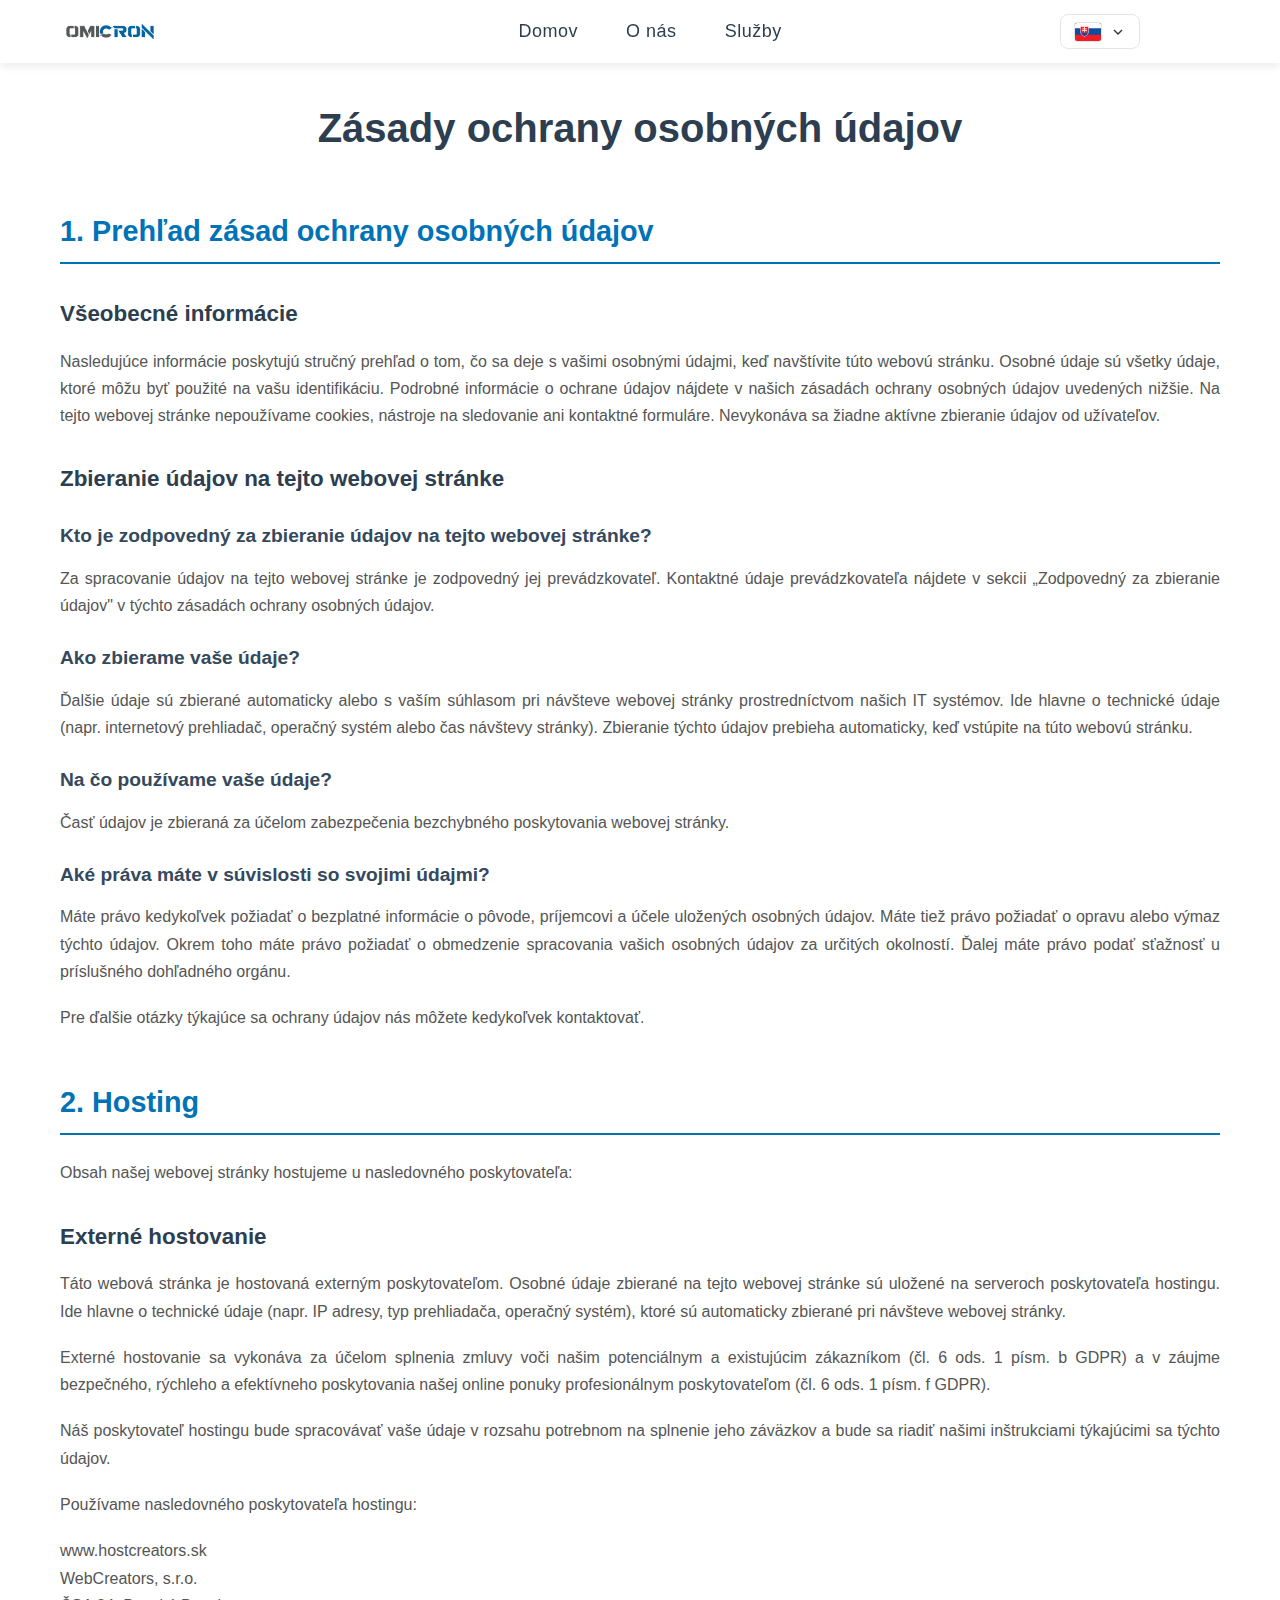
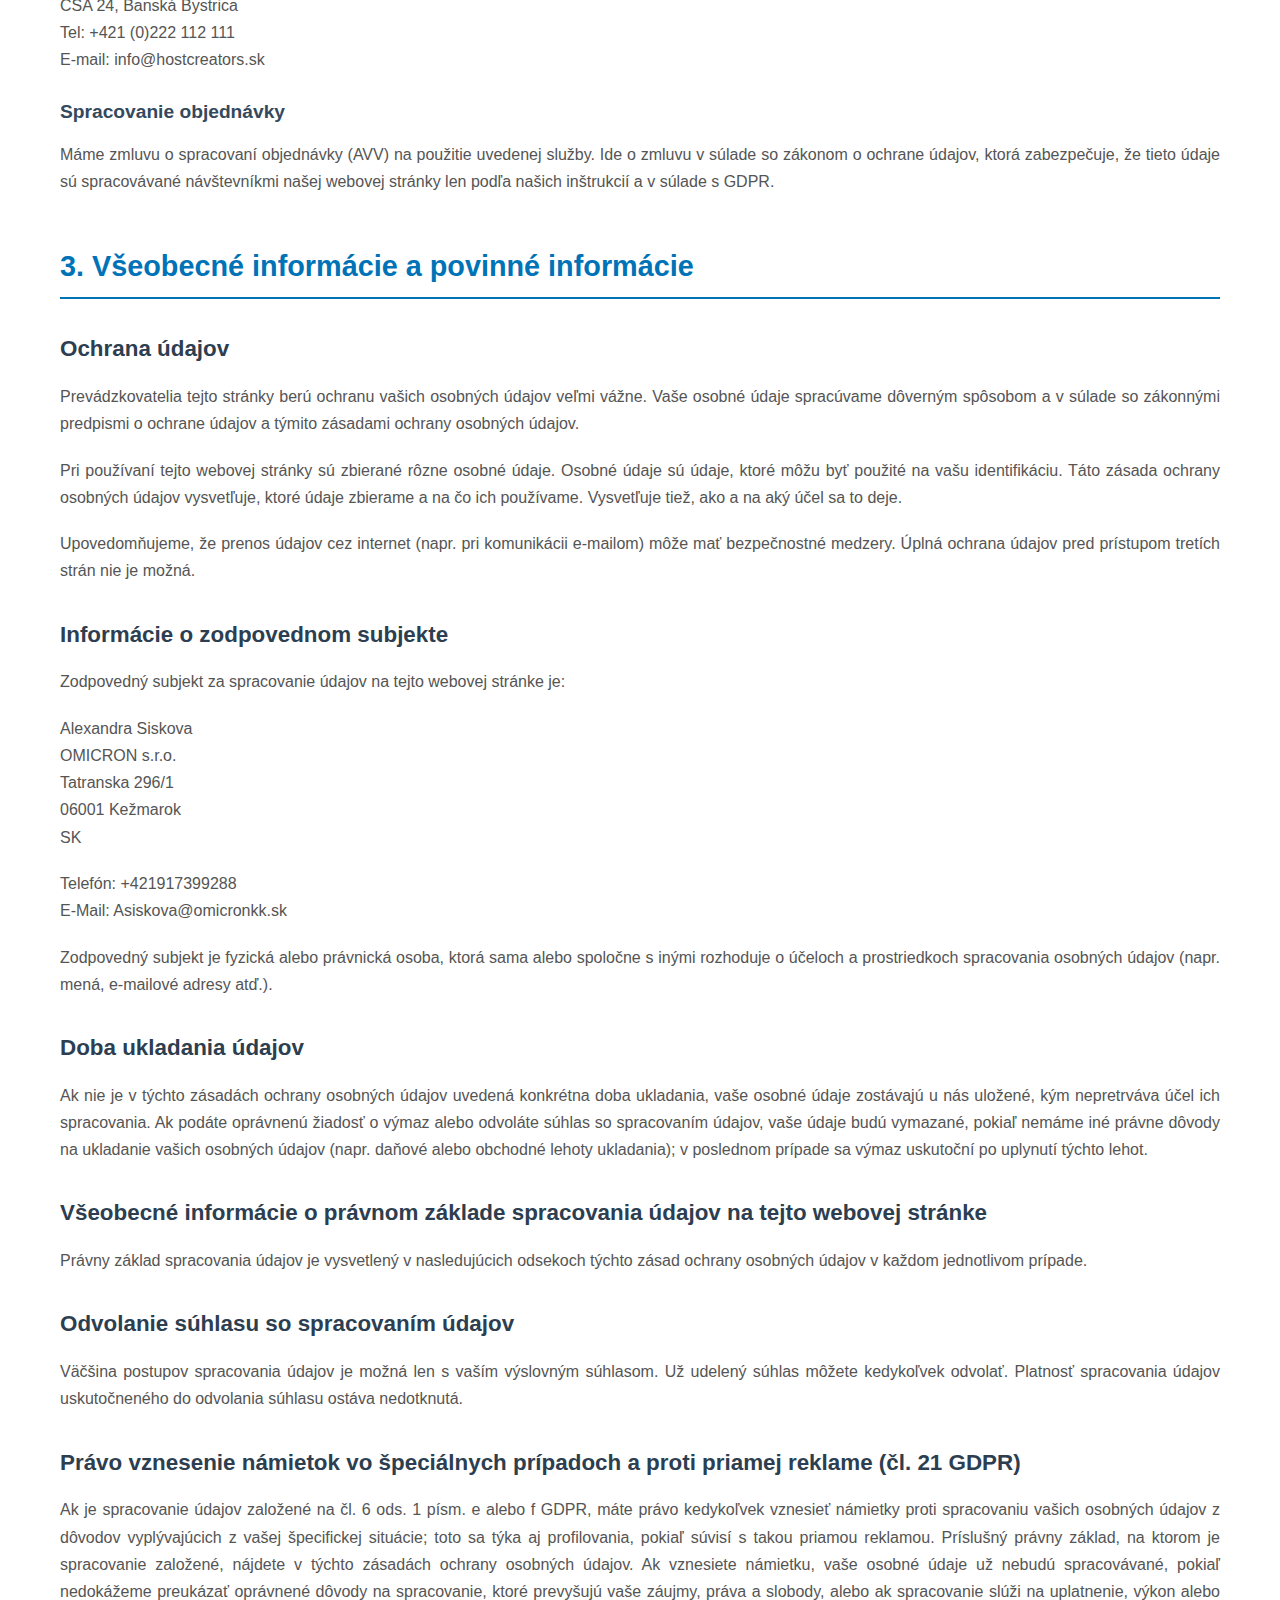
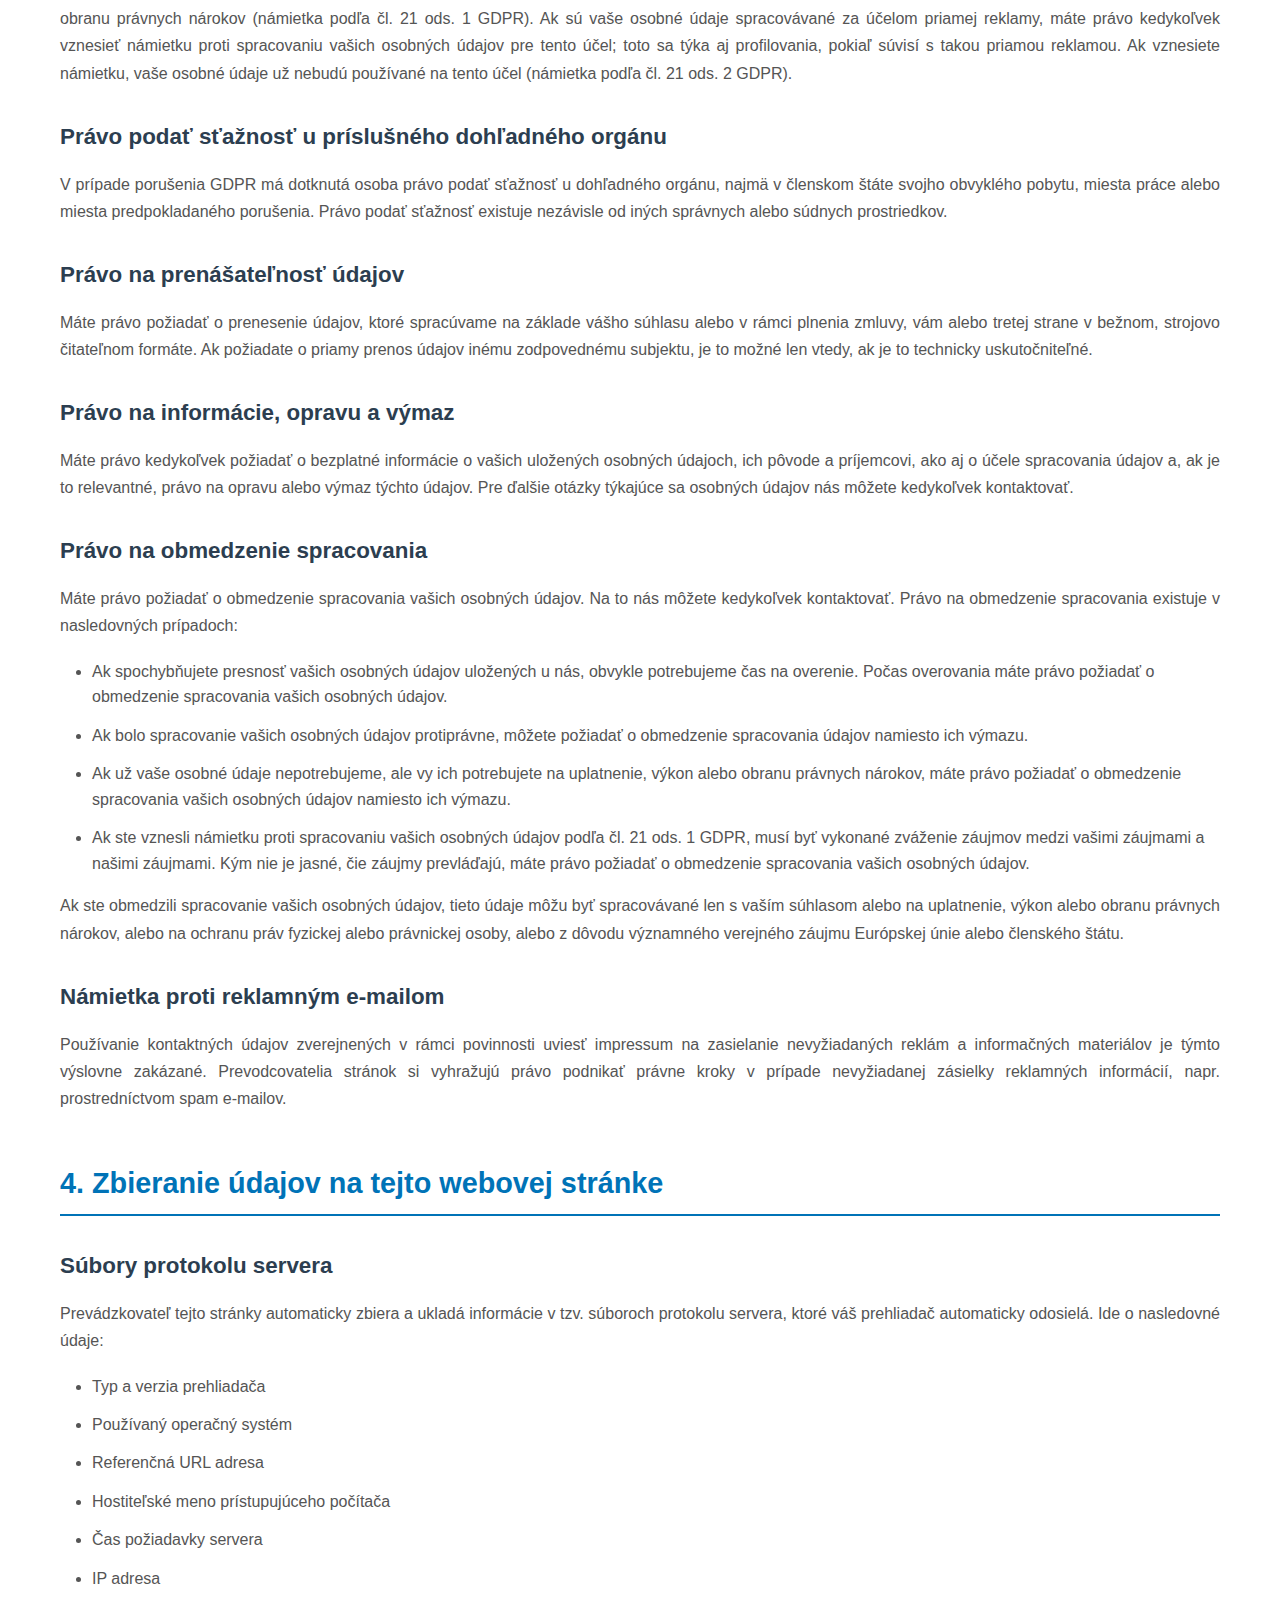
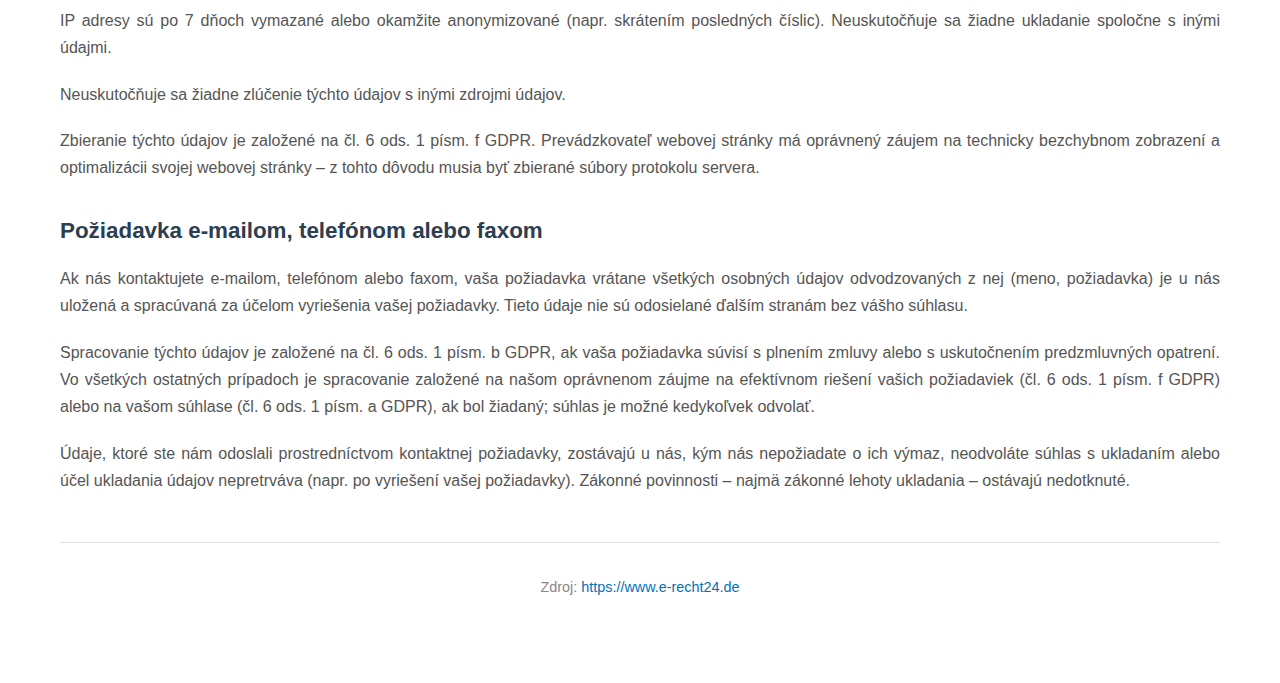
<file: pages/Datenschutz-sk.html>
<!DOCTYPE html>
<html lang="sk">
<head>
    <meta charset="UTF-8">
    <meta name="viewport" content="width=device-width, initial-scale=1.0">
    <title>Omicron - profesionálne fotovoltaické systémy</title>
    <link rel="stylesheet" href="../css/style.css">
</head>
<body>
    <!-- Header -->
    <header>
        <nav class="container">
            <div class="logo">
            <img src="../images/Logo-Photoroom.png" alt="Omicron Logo">
        </div>
            <ul class="nav-links">
                <li><a href="Startseite-sk.html">Domov</a></li>
                <li><a href="Startseite-sk.html#about">O nás</a></li>
                <li><a href="Startseite-sk.html#services">Služby</a></li>
               
            </ul>
            <div class="language-selector">
                <button class="language-toggle" id="languageToggle" aria-label="Select Language">
                    <img class="current-flag" src="../flags/sk.svg" alt="Slovenčina">
                    <svg class="dropdown-arrow" viewBox="0 0 24 24" fill="none" stroke="currentColor" stroke-width="2">
                        <path d="M6 9l6 6 6-6"/>
                    </svg>
                </button>
                <div class="language-dropdown" id="languageDropdown">
                    <a href="#" class="language-option" data-lang="de">
                        <img class="flag" src="../flags/de.svg" alt="Deutsch">
                        <span>Deutsch</span>
                    </a>
                    <a href="#" class="language-option" data-lang="en">
                        <img class="flag" src="../flags/en.svg" alt="English">
                        <span>English</span>
                    </a>
                    <a href="#" class="language-option" data-lang="sk">
                        <img class="flag" src="../flags/sk.svg" alt="Slovenčina">
                        <span>Slovenčina</span>
                    </a>
                </div>
            </div>
        </nav>
    </header>

    <!-- Privacy Policy Content -->
    <main class="privacy-content">
        <div class="container">
            <h1>Zásady ochrany osobných údajov</h1>
            
            <h2>1. Prehľad zásad ochrany osobných údajov</h2>
            
            <h3>Všeobecné informácie</h3>
            <p>Nasledujúce informácie poskytujú stručný prehľad o tom, čo sa deje s vašimi osobnými údajmi, keď navštívite túto webovú stránku. Osobné údaje sú všetky údaje, ktoré môžu byť použité na vašu identifikáciu. Podrobné informácie o ochrane údajov nájdete v našich zásadách ochrany osobných údajov uvedených nižšie. Na tejto webovej stránke nepoužívame cookies, nástroje na sledovanie ani kontaktné formuláre. Nevykonáva sa žiadne aktívne zbieranie údajov od užívateľov.</p>
            
            <h3>Zbieranie údajov na tejto webovej stránke</h3>
            
            <h4>Kto je zodpovedný za zbieranie údajov na tejto webovej stránke?</h4>
            <p>Za spracovanie údajov na tejto webovej stránke je zodpovedný jej prevádzkovateľ. Kontaktné údaje prevádzkovateľa nájdete v sekcii „Zodpovedný za zbieranie údajov" v týchto zásadách ochrany osobných údajov.</p>
            
            <h4>Ako zbierame vaše údaje?</h4>
            <p>Ďalšie údaje sú zbierané automaticky alebo s vaším súhlasom pri návšteve webovej stránky prostredníctvom našich IT systémov. Ide hlavne o technické údaje (napr. internetový prehliadač, operačný systém alebo čas návštevy stránky). Zbieranie týchto údajov prebieha automaticky, keď vstúpite na túto webovú stránku.</p>
            
            <h4>Na čo používame vaše údaje?</h4>
            <p>Časť údajov je zbieraná za účelom zabezpečenia bezchybného poskytovania webovej stránky.</p>
            
            <h4>Aké práva máte v súvislosti so svojimi údajmi?</h4>
            <p>Máte právo kedykoľvek požiadať o bezplatné informácie o pôvode, príjemcovi a účele uložených osobných údajov. Máte tiež právo požiadať o opravu alebo výmaz týchto údajov. Okrem toho máte právo požiadať o obmedzenie spracovania vašich osobných údajov za určitých okolností. Ďalej máte právo podať sťažnosť u príslušného dohľadného orgánu.</p>
            <p>Pre ďalšie otázky týkajúce sa ochrany údajov nás môžete kedykoľvek kontaktovať.</p>

            <h2>2. Hosting</h2>
            <p>Obsah našej webovej stránky hostujeme u nasledovného poskytovateľa:</p>
            
            <h3>Externé hostovanie</h3>
            <p>Táto webová stránka je hostovaná externým poskytovateľom. Osobné údaje zbierané na tejto webovej stránke sú uložené na serveroch poskytovateľa hostingu. Ide hlavne o technické údaje (napr. IP adresy, typ prehliadača, operačný systém), ktoré sú automaticky zbierané pri návšteve webovej stránky.</p>
            <p>Externé hostovanie sa vykonáva za účelom splnenia zmluvy voči našim potenciálnym a existujúcim zákazníkom (čl. 6 ods. 1 písm. b GDPR) a v záujme bezpečného, rýchleho a efektívneho poskytovania našej online ponuky profesionálnym poskytovateľom (čl. 6 ods. 1 písm. f GDPR).</p>
            <p>Náš poskytovateľ hostingu bude spracovávať vaše údaje v rozsahu potrebnom na splnenie jeho záväzkov a bude sa riadiť našimi inštrukciami týkajúcimi sa týchto údajov.</p>
            <p>Používame nasledovného poskytovateľa hostingu:</p>
            <p>www.hostcreators.sk<br />
            WebCreators, s.r.o.<br />
            ČSA 24, Banská Bystrica<br />
            Tel: +421 (0)222 112 111<br />
            E-mail: info@hostcreators.sk</p>
            
            <h4>Spracovanie objednávky</h4>
            <p>Máme zmluvu o spracovaní objednávky (AVV) na použitie uvedenej služby. Ide o zmluvu v súlade so zákonom o ochrane údajov, ktorá zabezpečuje, že tieto údaje sú spracovávané návštevníkmi našej webovej stránky len podľa našich inštrukcií a v súlade s GDPR.</p>

            <h2>3. Všeobecné informácie a povinné informácie</h2>
            
            <h3>Ochrana údajov</h3>
            <p>Prevádzkovatelia tejto stránky berú ochranu vašich osobných údajov veľmi vážne. Vaše osobné údaje spracúvame dôverným spôsobom a v súlade so zákonnými predpismi o ochrane údajov a týmito zásadami ochrany osobných údajov.</p>
            <p>Pri používaní tejto webovej stránky sú zbierané rôzne osobné údaje. Osobné údaje sú údaje, ktoré môžu byť použité na vašu identifikáciu. Táto zásada ochrany osobných údajov vysvetľuje, ktoré údaje zbierame a na čo ich používame. Vysvetľuje tiež, ako a na aký účel sa to deje.</p>
            <p>Upovedomňujeme, že prenos údajov cez internet (napr. pri komunikácii e-mailom) môže mať bezpečnostné medzery. Úplná ochrana údajov pred prístupom tretích strán nie je možná.</p>
            
            <h3>Informácie o zodpovednom subjekte</h3>
            <p>Zodpovedný subjekt za spracovanie údajov na tejto webovej stránke je:</p>
            <p>Alexandra Siskova<br />
            OMICRON s.r.o.<br />
            Tatranska 296/1<br />
            06001 Kežmarok<br />
            SK</p>
            <p>Telefón: +421917399288<br />
            E-Mail: Asiskova@omicronkk.sk</p>
            <p>Zodpovedný subjekt je fyzická alebo právnická osoba, ktorá sama alebo spoločne s inými rozhoduje o účeloch a prostriedkoch spracovania osobných údajov (napr. mená, e-mailové adresy atď.).</p>
            
            <h3>Doba ukladania údajov</h3>
            <p>Ak nie je v týchto zásadách ochrany osobných údajov uvedená konkrétna doba ukladania, vaše osobné údaje zostávajú u nás uložené, kým nepretrváva účel ich spracovania. Ak podáte oprávnenú žiadosť o výmaz alebo odvoláte súhlas so spracovaním údajov, vaše údaje budú vymazané, pokiaľ nemáme iné právne dôvody na ukladanie vašich osobných údajov (napr. daňové alebo obchodné lehoty ukladania); v poslednom prípade sa výmaz uskutoční po uplynutí týchto lehot.</p>
            
            <h3>Všeobecné informácie o právnom základe spracovania údajov na tejto webovej stránke</h3>
            <p>Právny základ spracovania údajov je vysvetlený v nasledujúcich odsekoch týchto zásad ochrany osobných údajov v každom jednotlivom prípade.</p>
            
            <h3>Odvolanie súhlasu so spracovaním údajov</h3>
            <p>Väčšina postupov spracovania údajov je možná len s vaším výslovným súhlasom. Už udelený súhlas môžete kedykoľvek odvolať. Platnosť spracovania údajov uskutočneného do odvolania súhlasu ostáva nedotknutá.</p>

            <h3>Právo vznesenie námietok vo špeciálnych prípadoch a proti priamej reklame (čl. 21 GDPR)</h3>
            <p>Ak je spracovanie údajov založené na čl. 6 ods. 1 písm. e alebo f GDPR, máte právo kedykoľvek vznesieť námietky proti spracovaniu vašich osobných údajov z dôvodov vyplývajúcich z vašej špecifickej situácie; toto sa týka aj profilovania, pokiaľ súvisí s takou priamou reklamou. Príslušný právny základ, na ktorom je spracovanie založené, nájdete v týchto zásadách ochrany osobných údajov. Ak vznesiete námietku, vaše osobné údaje už nebudú spracovávané, pokiaľ nedokážeme preukázať oprávnené dôvody na spracovanie, ktoré prevyšujú vaše záujmy, práva a slobody, alebo ak spracovanie slúži na uplatnenie, výkon alebo obranu právnych nárokov (námietka podľa čl. 21 ods. 1 GDPR). Ak sú vaše osobné údaje spracovávané za účelom priamej reklamy, máte právo kedykoľvek vznesieť námietku proti spracovaniu vašich osobných údajov pre tento účel; toto sa týka aj profilovania, pokiaľ súvisí s takou priamou reklamou. Ak vznesiete námietku, vaše osobné údaje už nebudú používané na tento účel (námietka podľa čl. 21 ods. 2 GDPR).</p>
            
            <h3>Právo podať sťažnosť u príslušného dohľadného orgánu</h3>
            <p>V prípade porušenia GDPR má dotknutá osoba právo podať sťažnosť u dohľadného orgánu, najmä v členskom štáte svojho obvyklého pobytu, miesta práce alebo miesta predpokladaného porušenia. Právo podať sťažnosť existuje nezávisle od iných správnych alebo súdnych prostriedkov.</p>
            
            <h3>Právo na prenášateľnosť údajov</h3>
            <p>Máte právo požiadať o prenesenie údajov, ktoré spracúvame na základe vášho súhlasu alebo v rámci plnenia zmluvy, vám alebo tretej strane v bežnom, strojovo čitateľnom formáte. Ak požiadate o priamy prenos údajov inému zodpovednému subjektu, je to možné len vtedy, ak je to technicky uskutočniteľné.</p>
            
            <h3>Právo na informácie, opravu a výmaz</h3>
            <p>Máte právo kedykoľvek požiadať o bezplatné informácie o vašich uložených osobných údajoch, ich pôvode a príjemcovi, ako aj o účele spracovania údajov a, ak je to relevantné, právo na opravu alebo výmaz týchto údajov. Pre ďalšie otázky týkajúce sa osobných údajov nás môžete kedykoľvek kontaktovať.</p>
            
            <h3>Právo na obmedzenie spracovania</h3>
            <p>Máte právo požiadať o obmedzenie spracovania vašich osobných údajov. Na to nás môžete kedykoľvek kontaktovať. Právo na obmedzenie spracovania existuje v nasledovných prípadoch:</p>
            <ul>
                <li>Ak spochybňujete presnosť vašich osobných údajov uložených u nás, obvykle potrebujeme čas na overenie. Počas overovania máte právo požiadať o obmedzenie spracovania vašich osobných údajov.</li>
                <li>Ak bolo spracovanie vašich osobných údajov protiprávne, môžete požiadať o obmedzenie spracovania údajov namiesto ich výmazu.</li>
                <li>Ak už vaše osobné údaje nepotrebujeme, ale vy ich potrebujete na uplatnenie, výkon alebo obranu právnych nárokov, máte právo požiadať o obmedzenie spracovania vašich osobných údajov namiesto ich výmazu.</li>
                <li>Ak ste vznesli námietku proti spracovaniu vašich osobných údajov podľa čl. 21 ods. 1 GDPR, musí byť vykonané zváženie záujmov medzi vašimi záujmami a našimi záujmami. Kým nie je jasné, čie záujmy prevláďajú, máte právo požiadať o obmedzenie spracovania vašich osobných údajov.</li>
            </ul>
            <p>Ak ste obmedzili spracovanie vašich osobných údajov, tieto údaje môžu byť spracovávané len s vaším súhlasom alebo na uplatnenie, výkon alebo obranu právnych nárokov, alebo na ochranu práv fyzickej alebo právnickej osoby, alebo z dôvodu významného verejného záujmu Európskej únie alebo členského štátu.</p>
            
            <h3>Námietka proti reklamným e-mailom</h3>
            <p>Používanie kontaktných údajov zverejnených v rámci povinnosti uviesť impressum na zasielanie nevyžiadaných reklám a informačných materiálov je týmto výslovne zakázané. Prevodcovatelia stránok si vyhražujú právo podnikať právne kroky v prípade nevyžiadanej zásielky reklamných informácií, napr. prostredníctvom spam e-mailov.</p>

            <h2>4. Zbieranie údajov na tejto webovej stránke</h2>
            
            <h3>Súbory protokolu servera</h3>
            <p>Prevádzkovateľ tejto stránky automaticky zbiera a ukladá informácie v tzv. súboroch protokolu servera, ktoré váš prehliadač automaticky odosielá. Ide o nasledovné údaje:</p>
            <ul>
                <li>Typ a verzia prehliadača</li>
                <li>Používaný operačný systém</li>
                <li>Referenčná URL adresa</li>
                <li>Hostiteľské meno prístupujúceho počítača</li>
                <li>Čas požiadavky servera</li>
                <li>IP adresa</li>
            </ul>
            <p>IP adresy sú po 7 dňoch vymazané alebo okamžite anonymizované (napr. skrátením posledných číslic). Neuskutočňuje sa žiadne ukladanie spoločne s inými údajmi.</p>
            <p>Neuskutočňuje sa žiadne zlúčenie týchto údajov s inými zdrojmi údajov.</p>
            <p>Zbieranie týchto údajov je založené na čl. 6 ods. 1 písm. f GDPR. Prevádzkovateľ webovej stránky má oprávnený záujem na technicky bezchybnom zobrazení a optimalizácii svojej webovej stránky – z tohto dôvodu musia byť zbierané súbory protokolu servera.</p>
            
            <h3>Požiadavka e-mailom, telefónom alebo faxom</h3>
            <p>Ak nás kontaktujete e-mailom, telefónom alebo faxom, vaša požiadavka vrátane všetkých osobných údajov odvodzovaných z nej (meno, požiadavka) je u nás uložená a spracúvaná za účelom vyriešenia vašej požiadavky. Tieto údaje nie sú odosielané ďalším stranám bez vášho súhlasu.</p>
            <p>Spracovanie týchto údajov je založené na čl. 6 ods. 1 písm. b GDPR, ak vaša požiadavka súvisí s plnením zmluvy alebo s uskutočnením predzmluvných opatrení. Vo všetkých ostatných prípadoch je spracovanie založené na našom oprávnenom záujme na efektívnom riešení vašich požiadaviek (čl. 6 ods. 1 písm. f GDPR) alebo na vašom súhlase (čl. 6 ods. 1 písm. a GDPR), ak bol žiadaný; súhlas je možné kedykoľvek odvolať.</p>
            <p>Údaje, ktoré ste nám odoslali prostredníctvom kontaktnej požiadavky, zostávajú u nás, kým nás nepožiadate o ich výmaz, neodvoláte súhlas s ukladaním alebo účel ukladania údajov nepretrváva (napr. po vyriešení vašej požiadavky). Zákonné povinnosti – najmä zákonné lehoty ukladania – ostávajú nedotknuté.</p>

            <p class="source">Zdroj: <a href="https://www.e-recht24.de">https://www.e-recht24.de</a></p>
        </div>
    </main>

    <script>
        // Ensure header is visible when navigating to sections
        document.addEventListener('DOMContentLoaded', function() {
            const header = document.querySelector('header');
            if (header) {
                header.style.transform = 'translateY(0)';
            }
        });

        // Handle navigation to sections
        document.querySelectorAll('a[href*="#"]').forEach(anchor => {
            anchor.addEventListener('click', function (e) {
                const href = this.getAttribute('href');
                if (href.includes('#')) {
                    // Show header when navigating to sections
                    const header = document.querySelector('header');
                    if (header) {
                        header.style.transform = 'translateY(0)';
                    }
                }
            });
        });

    </script>
     <script src="../js/script.js"></script>
</body>
</html>
</file>
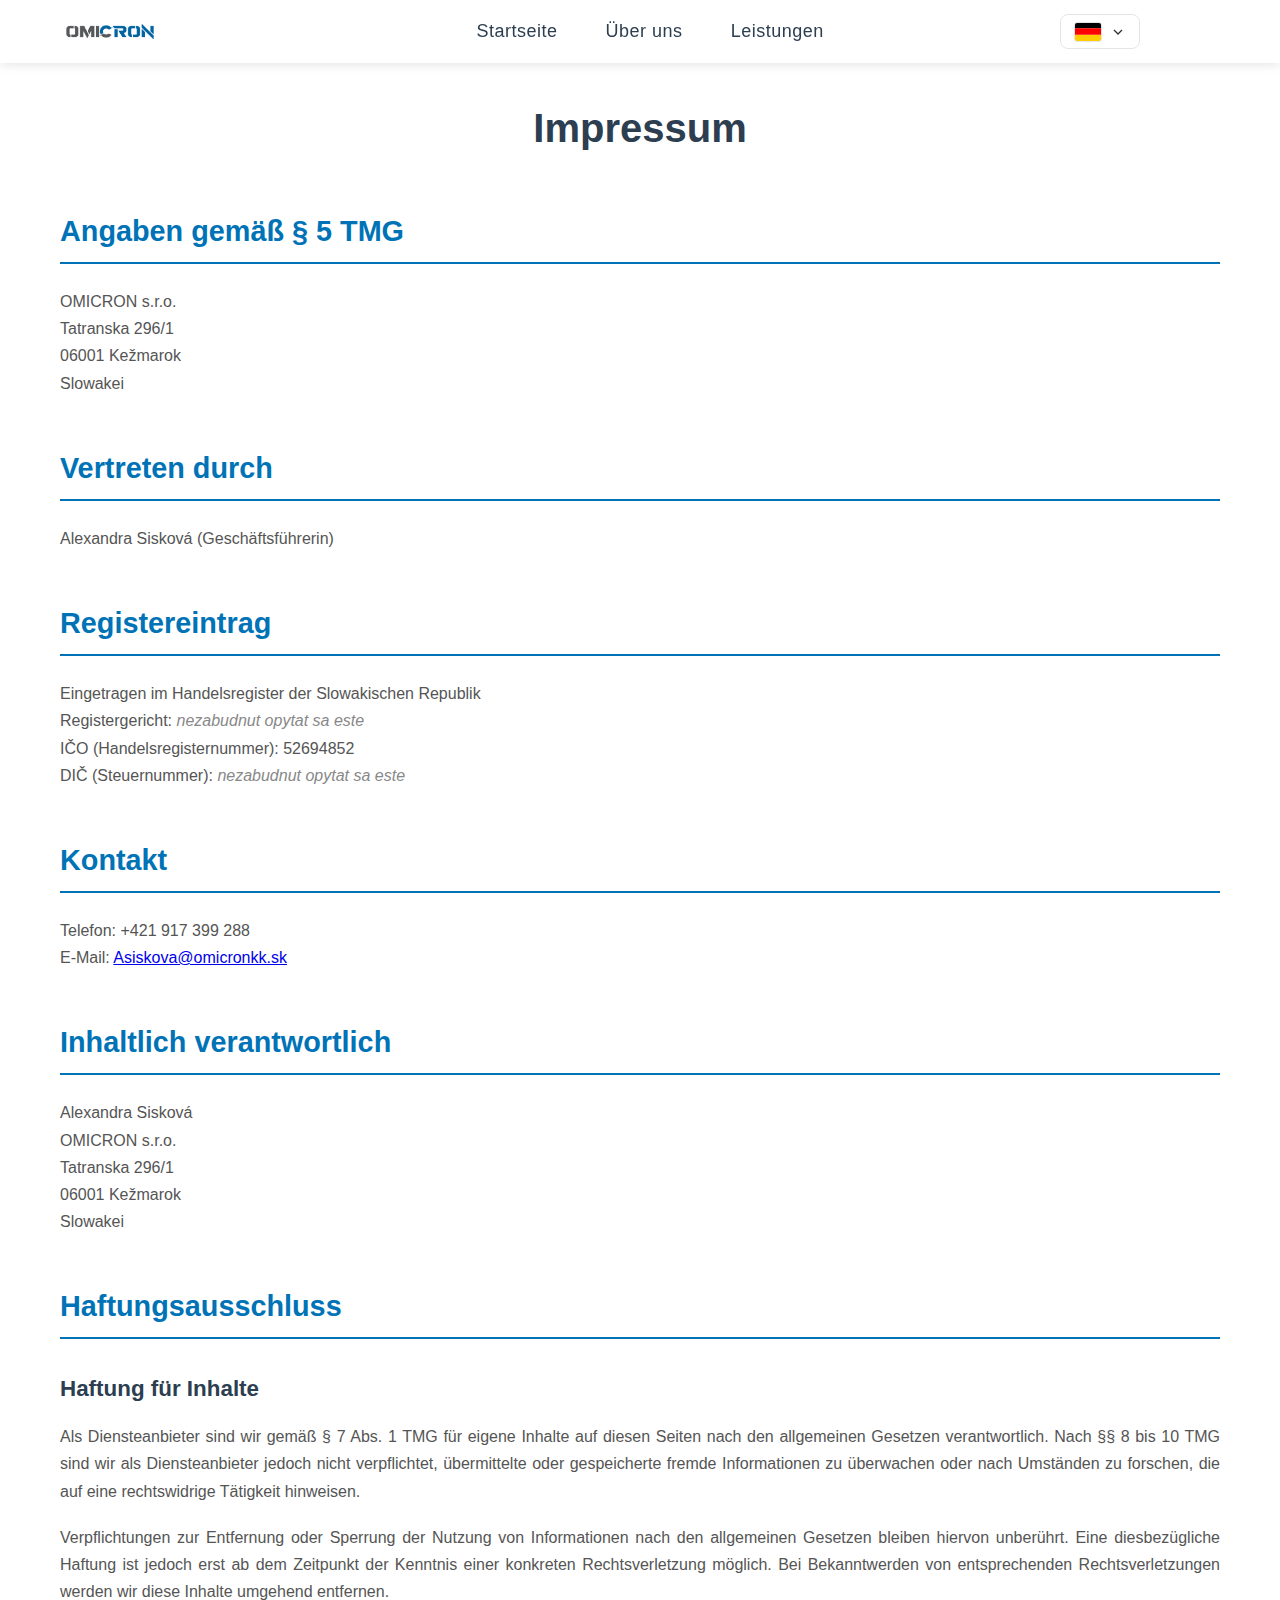
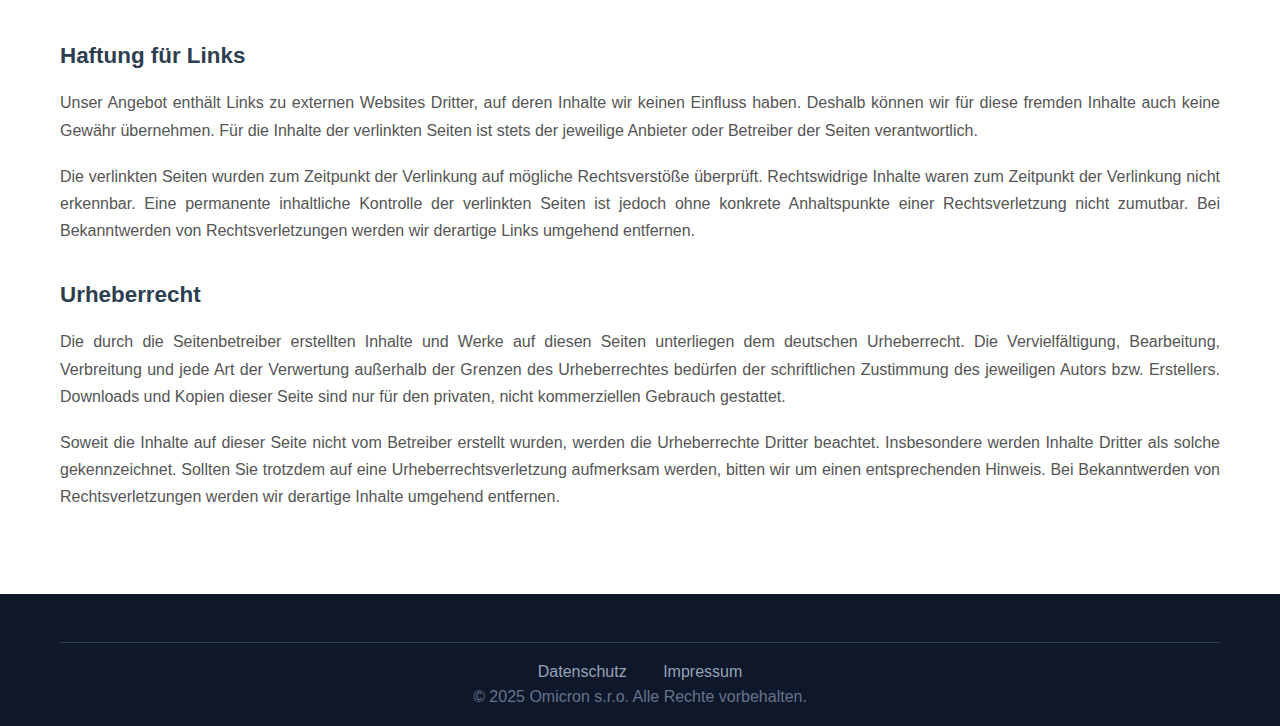
<file: pages/Impressum-de.html>
<!DOCTYPE html>
<html lang="de">
<head>
    <meta charset="UTF-8">
    <meta name="viewport" content="width=device-width, initial-scale=1.0">
    <title>Omicron - Impressum</title>
    <link rel="stylesheet" href="../css/style.css">
</head>
<body>
    <!-- Header -->
    <header>
        <nav class="container">
            <div class="logo">
                <img src="../images/Logo-Photoroom.png" alt="Omicron Logo">
            </div>
            <button class="hamburger" id="hamburger" aria-label="Toggle menu">
                <span></span>
                <span></span>
                <span></span>
            </button>
            <ul class="nav-links" id="navLinks">
                <li><a href="Startseite-de.html">Startseite</a></li>
                <li><a href="Startseite-de.html#about">Über uns</a></li>
                <li><a href="Startseite-de.html#services">Leistungen</a></li>
            </ul>
            <div class="language-selector">
                <button class="language-toggle" id="languageToggle" aria-label="Select Language">
                    <img class="current-flag" src="../flags/de.svg" alt="Deutsch">
                    <svg class="dropdown-arrow" viewBox="0 0 24 24" fill="none" stroke="currentColor" stroke-width="2">
                        <path d="M6 9l6 6 6-6"/>
                    </svg>
                </button>
                <div class="language-dropdown" id="languageDropdown">
                    <a href="#" class="language-option" data-lang="de">
                        <img class="flag" src="../flags/de.svg" alt="Deutsch">
                        <span>Deutsch</span>
                    </a>
                    <a href="#" class="language-option" data-lang="en">
                        <img class="flag" src="../flags/en.svg" alt="English">
                        <span>English</span>
                    </a>
                    <a href="#" class="language-option" data-lang="sk">
                        <img class="flag" src="../flags/sk.svg" alt="Slovenčina">
                        <span>Slovenčina</span>
                    </a>
                </div>
            </div>
        </nav>
    </header>

    <!-- Impressum Content -->
    <main class="privacy-content">
        <div class="container">
            <h1>Impressum</h1>

            <h2>Angaben gemäß § 5 TMG</h2>
            <p>
                OMICRON s.r.o.<br>
                Tatranska 296/1<br>
                06001 Kežmarok<br>
                Slowakei
            </p>

            <h2>Vertreten durch</h2>
            <p>Alexandra Sisková (Geschäftsführerin)</p>

            <h2>Registereintrag</h2>
            <p>
                Eingetragen im Handelsregister der Slowakischen Republik<br>
                Registergericht: <em style="color:#888;">nezabudnut opytat sa este</em><br>
                IČO (Handelsregisternummer): 52694852<br>
                DIČ (Steuernummer): <em style="color:#888;">nezabudnut opytat sa este</em>
            </p>

            <h2>Kontakt</h2>
            <p>
                Telefon: +421 917 399 288<br>
                E-Mail: <a href="mailto:Asiskova@omicronkk.sk">Asiskova@omicronkk.sk</a>
            </p>

            <h2>Inhaltlich verantwortlich</h2>
            <p>
                Alexandra Sisková<br>
                OMICRON s.r.o.<br>
                Tatranska 296/1<br>
                06001 Kežmarok<br>
                Slowakei
            </p>

            <h2>Haftungsausschluss</h2>

            <h3>Haftung für Inhalte</h3>
            <p>Als Diensteanbieter sind wir gemäß § 7 Abs. 1 TMG für eigene Inhalte auf diesen Seiten nach den allgemeinen Gesetzen verantwortlich. Nach §§ 8 bis 10 TMG sind wir als Diensteanbieter jedoch nicht verpflichtet, übermittelte oder gespeicherte fremde Informationen zu überwachen oder nach Umständen zu forschen, die auf eine rechtswidrige Tätigkeit hinweisen.</p>
            <p>Verpflichtungen zur Entfernung oder Sperrung der Nutzung von Informationen nach den allgemeinen Gesetzen bleiben hiervon unberührt. Eine diesbezügliche Haftung ist jedoch erst ab dem Zeitpunkt der Kenntnis einer konkreten Rechtsverletzung möglich. Bei Bekanntwerden von entsprechenden Rechtsverletzungen werden wir diese Inhalte umgehend entfernen.</p>

            <h3>Haftung für Links</h3>
            <p>Unser Angebot enthält Links zu externen Websites Dritter, auf deren Inhalte wir keinen Einfluss haben. Deshalb können wir für diese fremden Inhalte auch keine Gewähr übernehmen. Für die Inhalte der verlinkten Seiten ist stets der jeweilige Anbieter oder Betreiber der Seiten verantwortlich.</p>
            <p>Die verlinkten Seiten wurden zum Zeitpunkt der Verlinkung auf mögliche Rechtsverstöße überprüft. Rechtswidrige Inhalte waren zum Zeitpunkt der Verlinkung nicht erkennbar. Eine permanente inhaltliche Kontrolle der verlinkten Seiten ist jedoch ohne konkrete Anhaltspunkte einer Rechtsverletzung nicht zumutbar. Bei Bekanntwerden von Rechtsverletzungen werden wir derartige Links umgehend entfernen.</p>

            <h3>Urheberrecht</h3>
            <p>Die durch die Seitenbetreiber erstellten Inhalte und Werke auf diesen Seiten unterliegen dem deutschen Urheberrecht. Die Vervielfältigung, Bearbeitung, Verbreitung und jede Art der Verwertung außerhalb der Grenzen des Urheberrechtes bedürfen der schriftlichen Zustimmung des jeweiligen Autors bzw. Erstellers. Downloads und Kopien dieser Seite sind nur für den privaten, nicht kommerziellen Gebrauch gestattet.</p>
            <p>Soweit die Inhalte auf dieser Seite nicht vom Betreiber erstellt wurden, werden die Urheberrechte Dritter beachtet. Insbesondere werden Inhalte Dritter als solche gekennzeichnet. Sollten Sie trotzdem auf eine Urheberrechtsverletzung aufmerksam werden, bitten wir um einen entsprechenden Hinweis. Bei Bekanntwerden von Rechtsverletzungen werden wir derartige Inhalte umgehend entfernen.</p>
        </div>
    </main>

    <!-- Footer -->
    <footer>
        <div class="container">
            <div class="footer-bottom">
                <a href="Datenschutz-de.html">Datenschutz</a>
                <a href="Impressum-de.html">Impressum</a>
                <p>&copy; 2025 Omicron s.r.o. Alle Rechte vorbehalten.</p>
            </div>
        </div>
    </footer>

    <script>
        document.addEventListener('DOMContentLoaded', function() {
            const header = document.querySelector('header');
            if (header) header.style.transform = 'translateY(0)';
        });
    </script>
    <script src="../js/script.js"></script>
</body>
</html>
</file>
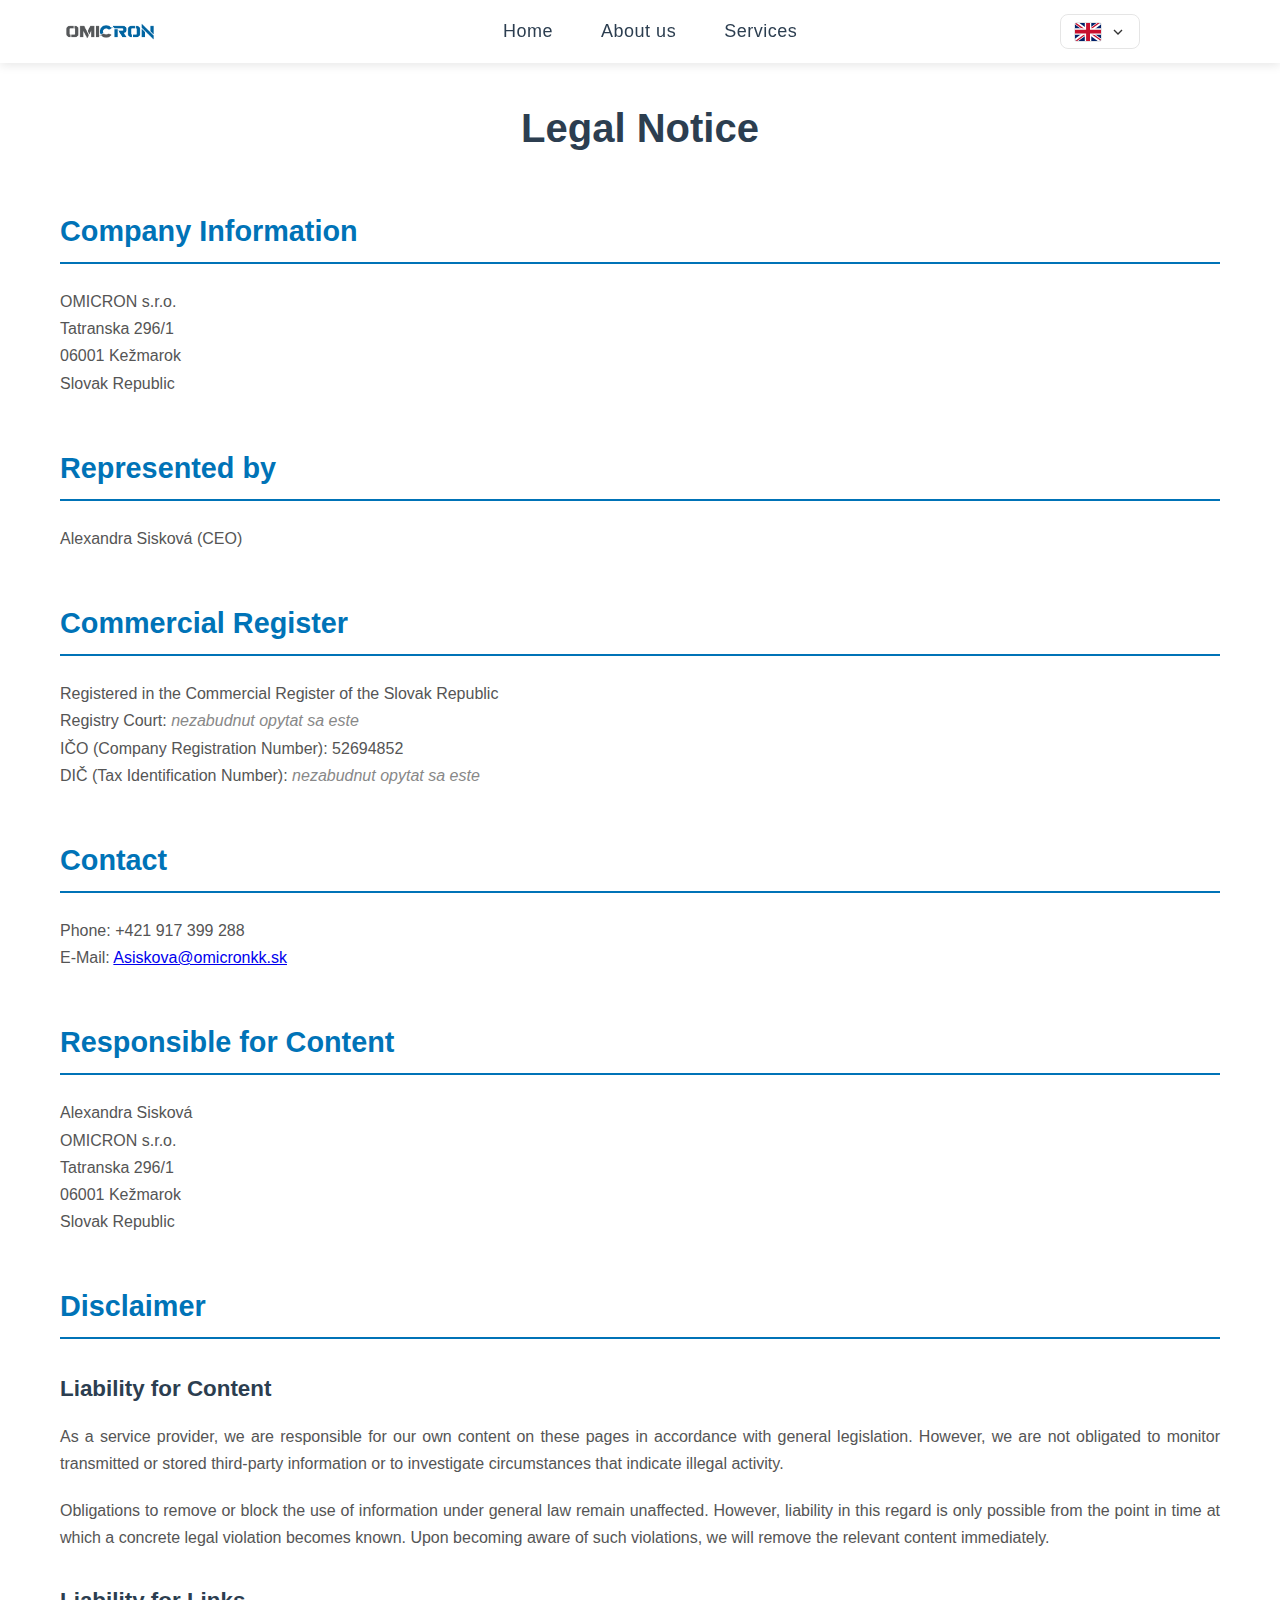
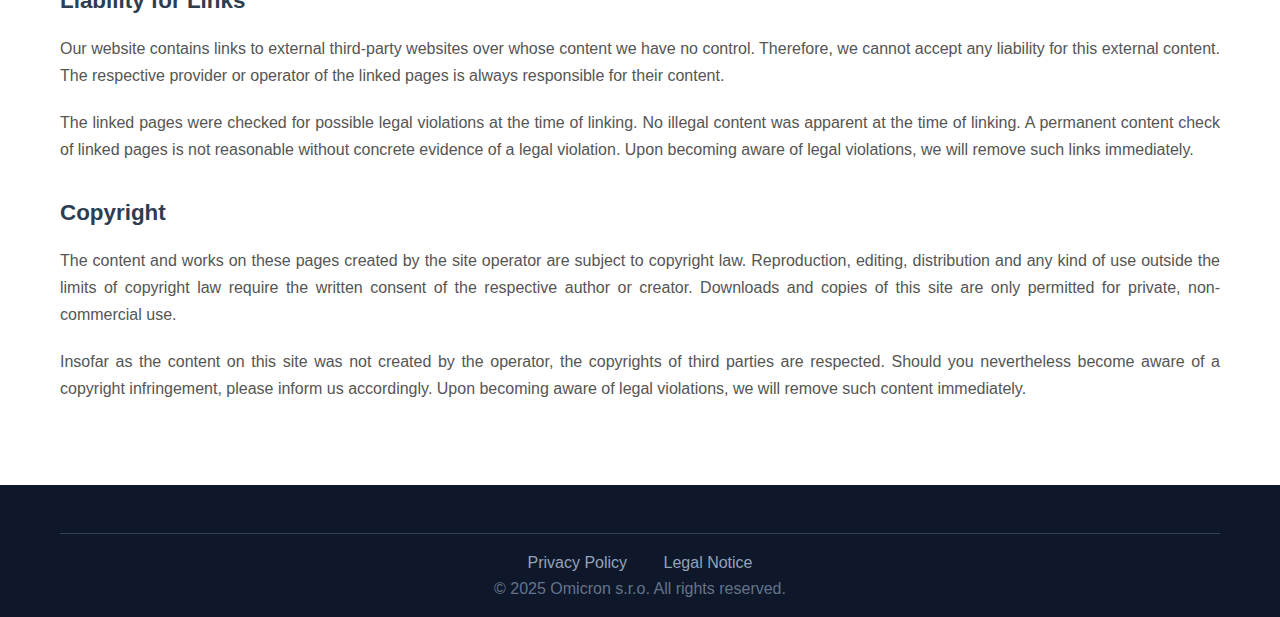
<file: pages/Impressum-en.html>
<!DOCTYPE html>
<html lang="en">
<head>
    <meta charset="UTF-8">
    <meta name="viewport" content="width=device-width, initial-scale=1.0">
    <title>Omicron - Legal Notice</title>
    <link rel="stylesheet" href="../css/style.css">
</head>
<body>
    <!-- Header -->
    <header>
        <nav class="container">
            <div class="logo">
                <img src="../images/Logo-Photoroom.png" alt="Omicron Logo">
            </div>
            <button class="hamburger" id="hamburger" aria-label="Toggle menu">
                <span></span>
                <span></span>
                <span></span>
            </button>
            <ul class="nav-links" id="navLinks">
                <li><a href="Startseite-en.html">Home</a></li>
                <li><a href="Startseite-en.html#about">About us</a></li>
                <li><a href="Startseite-en.html#services">Services</a></li>
            </ul>
            <div class="language-selector">
                <button class="language-toggle" id="languageToggle" aria-label="Select Language">
                    <img class="current-flag" src="../flags/en.svg" alt="English">
                    <svg class="dropdown-arrow" viewBox="0 0 24 24" fill="none" stroke="currentColor" stroke-width="2">
                        <path d="M6 9l6 6 6-6"/>
                    </svg>
                </button>
                <div class="language-dropdown" id="languageDropdown">
                    <a href="#" class="language-option" data-lang="de">
                        <img class="flag" src="../flags/de.svg" alt="Deutsch">
                        <span>Deutsch</span>
                    </a>
                    <a href="#" class="language-option" data-lang="en">
                        <img class="flag" src="../flags/en.svg" alt="English">
                        <span>English</span>
                    </a>
                    <a href="#" class="language-option" data-lang="sk">
                        <img class="flag" src="../flags/sk.svg" alt="Slovenčina">
                        <span>Slovenčina</span>
                    </a>
                </div>
            </div>
        </nav>
    </header>

    <!-- Legal Notice Content -->
    <main class="privacy-content">
        <div class="container">
            <h1>Legal Notice</h1>

            <h2>Company Information</h2>
            <p>
                OMICRON s.r.o.<br>
                Tatranska 296/1<br>
                06001 Kežmarok<br>
                Slovak Republic
            </p>

            <h2>Represented by</h2>
            <p>Alexandra Sisková (CEO)</p>

            <h2>Commercial Register</h2>
            <p>
                Registered in the Commercial Register of the Slovak Republic<br>
                Registry Court: <em style="color:#888;">nezabudnut opytat sa este</em><br>
                IČO (Company Registration Number): 52694852<br>
                DIČ (Tax Identification Number): <em style="color:#888;">nezabudnut opytat sa este</em>
            </p>

            <h2>Contact</h2>
            <p>
                Phone: +421 917 399 288<br>
                E-Mail: <a href="mailto:Asiskova@omicronkk.sk">Asiskova@omicronkk.sk</a>
            </p>

            <h2>Responsible for Content</h2>
            <p>
                Alexandra Sisková<br>
                OMICRON s.r.o.<br>
                Tatranska 296/1<br>
                06001 Kežmarok<br>
                Slovak Republic
            </p>

            <h2>Disclaimer</h2>

            <h3>Liability for Content</h3>
            <p>As a service provider, we are responsible for our own content on these pages in accordance with general legislation. However, we are not obligated to monitor transmitted or stored third-party information or to investigate circumstances that indicate illegal activity.</p>
            <p>Obligations to remove or block the use of information under general law remain unaffected. However, liability in this regard is only possible from the point in time at which a concrete legal violation becomes known. Upon becoming aware of such violations, we will remove the relevant content immediately.</p>

            <h3>Liability for Links</h3>
            <p>Our website contains links to external third-party websites over whose content we have no control. Therefore, we cannot accept any liability for this external content. The respective provider or operator of the linked pages is always responsible for their content.</p>
            <p>The linked pages were checked for possible legal violations at the time of linking. No illegal content was apparent at the time of linking. A permanent content check of linked pages is not reasonable without concrete evidence of a legal violation. Upon becoming aware of legal violations, we will remove such links immediately.</p>

            <h3>Copyright</h3>
            <p>The content and works on these pages created by the site operator are subject to copyright law. Reproduction, editing, distribution and any kind of use outside the limits of copyright law require the written consent of the respective author or creator. Downloads and copies of this site are only permitted for private, non-commercial use.</p>
            <p>Insofar as the content on this site was not created by the operator, the copyrights of third parties are respected. Should you nevertheless become aware of a copyright infringement, please inform us accordingly. Upon becoming aware of legal violations, we will remove such content immediately.</p>
        </div>
    </main>

    <!-- Footer -->
    <footer>
        <div class="container">
            <div class="footer-bottom">
                <a href="Datenschutz-en.html">Privacy Policy</a>
                <a href="Impressum-en.html">Legal Notice</a>
                <p>&copy; 2025 Omicron s.r.o. All rights reserved.</p>
            </div>
        </div>
    </footer>

    <script>
        document.addEventListener('DOMContentLoaded', function() {
            const header = document.querySelector('header');
            if (header) header.style.transform = 'translateY(0)';
        });
    </script>
    <script src="../js/script.js"></script>
</body>
</html>
</file>
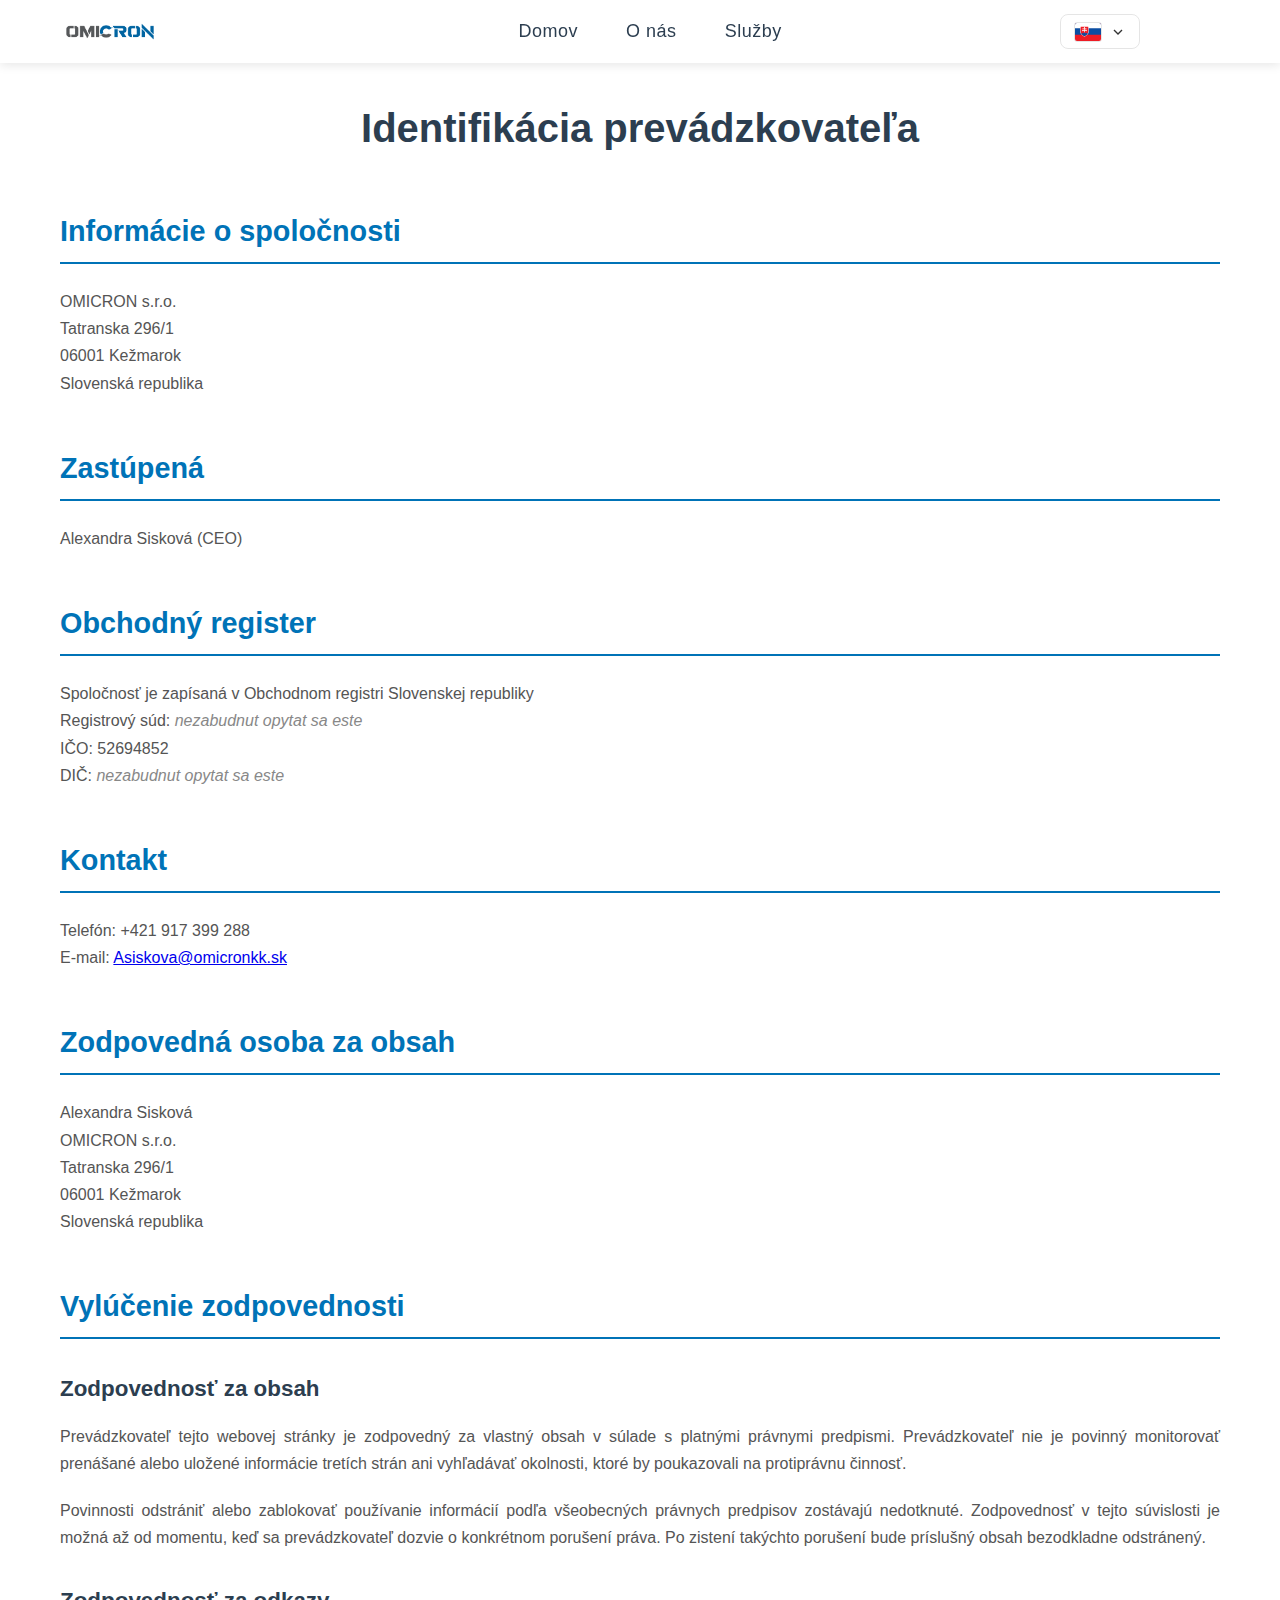
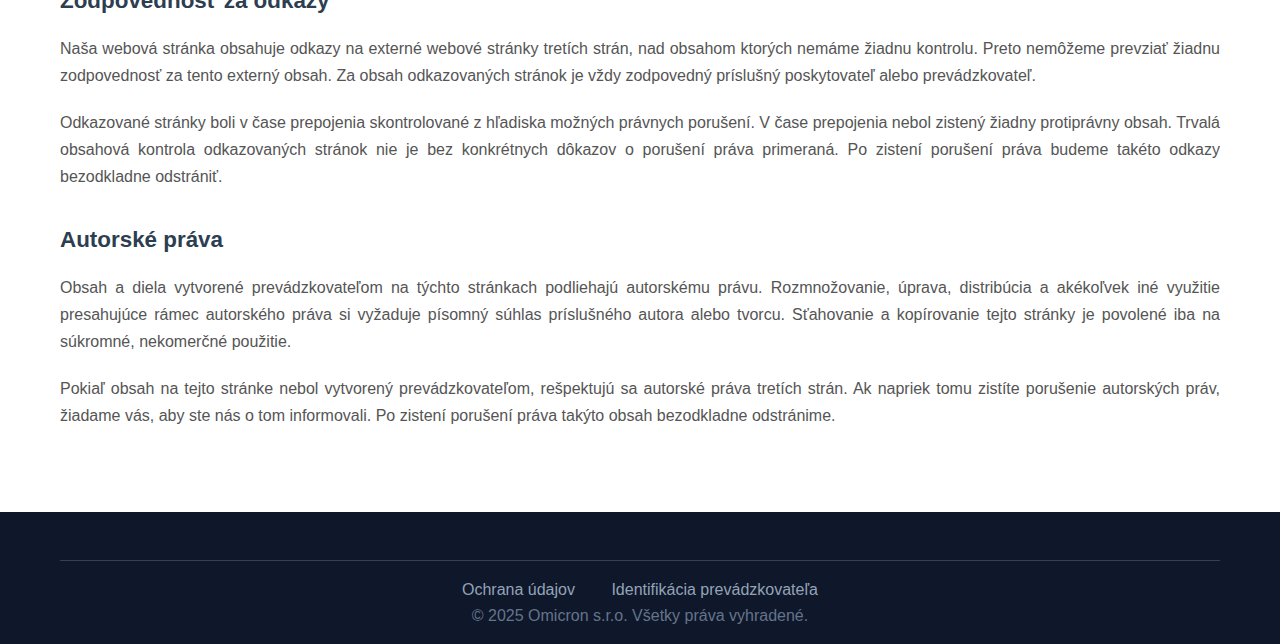
<file: pages/Impressum-sk.html>
<!DOCTYPE html>
<html lang="sk">
<head>
    <meta charset="UTF-8">
    <meta name="viewport" content="width=device-width, initial-scale=1.0">
    <title>Omicron - Imprint</title>
    <link rel="stylesheet" href="../css/style.css">
</head>
<body>
    <!-- Header -->
    <header>
        <nav class="container">
            <div class="logo">
                <img src="../images/Logo-Photoroom.png" alt="Omicron Logo">
            </div>
            <button class="hamburger" id="hamburger" aria-label="Toggle menu">
                <span></span>
                <span></span>
                <span></span>
            </button>
            <ul class="nav-links" id="navLinks">
                <li><a href="Startseite-sk.html">Domov</a></li>
                <li><a href="Startseite-sk.html#about">O nás</a></li>
                <li><a href="Startseite-sk.html#services">Služby</a></li>
            </ul>
            <div class="language-selector">
                <button class="language-toggle" id="languageToggle" aria-label="Select Language">
                    <img class="current-flag" src="../flags/sk.svg" alt="Slovenčina">
                    <svg class="dropdown-arrow" viewBox="0 0 24 24" fill="none" stroke="currentColor" stroke-width="2">
                        <path d="M6 9l6 6 6-6"/>
                    </svg>
                </button>
                <div class="language-dropdown" id="languageDropdown">
                    <a href="#" class="language-option" data-lang="de">
                        <img class="flag" src="../flags/de.svg" alt="Deutsch">
                        <span>Deutsch</span>
                    </a>
                    <a href="#" class="language-option" data-lang="en">
                        <img class="flag" src="../flags/en.svg" alt="English">
                        <span>English</span>
                    </a>
                    <a href="#" class="language-option" data-lang="sk">
                        <img class="flag" src="../flags/sk.svg" alt="Slovenčina">
                        <span>Slovenčina</span>
                    </a>
                </div>
            </div>
        </nav>
    </header>

    <!-- Imprint Content -->
    <main class="privacy-content">
        <div class="container">
            <h1>Identifikácia prevádzkovateľa</h1>

            <h2>Informácie o spoločnosti</h2>
            <p>
                OMICRON s.r.o.<br>
                Tatranska 296/1<br>
                06001 Kežmarok<br>
                Slovenská republika
            </p>

            <h2>Zastúpená</h2>
            <p>Alexandra Sisková (CEO)</p>

            <h2>Obchodný register</h2>
            <p>
                Spoločnosť je zapísaná v Obchodnom registri Slovenskej republiky<br>
                Registrový súd: <em style="color:#888;">nezabudnut opytat sa este</em><br>
                IČO: 52694852<br>
                DIČ: <em style="color:#888;">nezabudnut opytat sa este</em>
            </p>

            <h2>Kontakt</h2>
            <p>
                Telefón: +421 917 399 288<br>
                E-mail: <a href="mailto:Asiskova@omicronkk.sk">Asiskova@omicronkk.sk</a>
            </p>

            <h2>Zodpovedná osoba za obsah</h2>
            <p>
                Alexandra Sisková<br>
                OMICRON s.r.o.<br>
                Tatranska 296/1<br>
                06001 Kežmarok<br>
                Slovenská republika
            </p>

            <h2>Vylúčenie zodpovednosti</h2>

            <h3>Zodpovednosť za obsah</h3>
            <p>Prevádzkovateľ tejto webovej stránky je zodpovedný za vlastný obsah v súlade s platnými právnymi predpismi. Prevádzkovateľ nie je povinný monitorovať prenášané alebo uložené informácie tretích strán ani vyhľadávať okolnosti, ktoré by poukazovali na protiprávnu činnosť.</p>
            <p>Povinnosti odstrániť alebo zablokovať používanie informácií podľa všeobecných právnych predpisov zostávajú nedotknuté. Zodpovednosť v tejto súvislosti je možná až od momentu, keď sa prevádzkovateľ dozvie o konkrétnom porušení práva. Po zistení takýchto porušení bude príslušný obsah bezodkladne odstránený.</p>

            <h3>Zodpovednosť za odkazy</h3>
            <p>Naša webová stránka obsahuje odkazy na externé webové stránky tretích strán, nad obsahom ktorých nemáme žiadnu kontrolu. Preto nemôžeme prevziať žiadnu zodpovednosť za tento externý obsah. Za obsah odkazovaných stránok je vždy zodpovedný príslušný poskytovateľ alebo prevádzkovateľ.</p>
            <p>Odkazované stránky boli v čase prepojenia skontrolované z hľadiska možných právnych porušení. V čase prepojenia nebol zistený žiadny protiprávny obsah. Trvalá obsahová kontrola odkazovaných stránok nie je bez konkrétnych dôkazov o porušení práva primeraná. Po zistení porušení práva budeme takéto odkazy bezodkladne odstrániť.</p>

            <h3>Autorské práva</h3>
            <p>Obsah a diela vytvorené prevádzkovateľom na týchto stránkach podliehajú autorskému právu. Rozmnožovanie, úprava, distribúcia a akékoľvek iné využitie presahujúce rámec autorského práva si vyžaduje písomný súhlas príslušného autora alebo tvorcu. Sťahovanie a kopírovanie tejto stránky je povolené iba na súkromné, nekomerčné použitie.</p>
            <p>Pokiaľ obsah na tejto stránke nebol vytvorený prevádzkovateľom, rešpektujú sa autorské práva tretích strán. Ak napriek tomu zistíte porušenie autorských práv, žiadame vás, aby ste nás o tom informovali. Po zistení porušení práva takýto obsah bezodkladne odstránime.</p>
        </div>
    </main>

    <!-- Footer -->
    <footer>
        <div class="container">
            <div class="footer-bottom">
                <a href="Datenschutz-sk.html">Ochrana údajov</a>
                <a href="Impressum-sk.html">Identifikácia prevádzkovateľa</a>
                <p>&copy; 2025 Omicron s.r.o. Všetky práva vyhradené.</p>
            </div>
        </div>
    </footer>

    <script>
        document.addEventListener('DOMContentLoaded', function() {
            const header = document.querySelector('header');
            if (header) header.style.transform = 'translateY(0)';
        });
    </script>
    <script src="../js/script.js"></script>
</body>
</html>
</file>
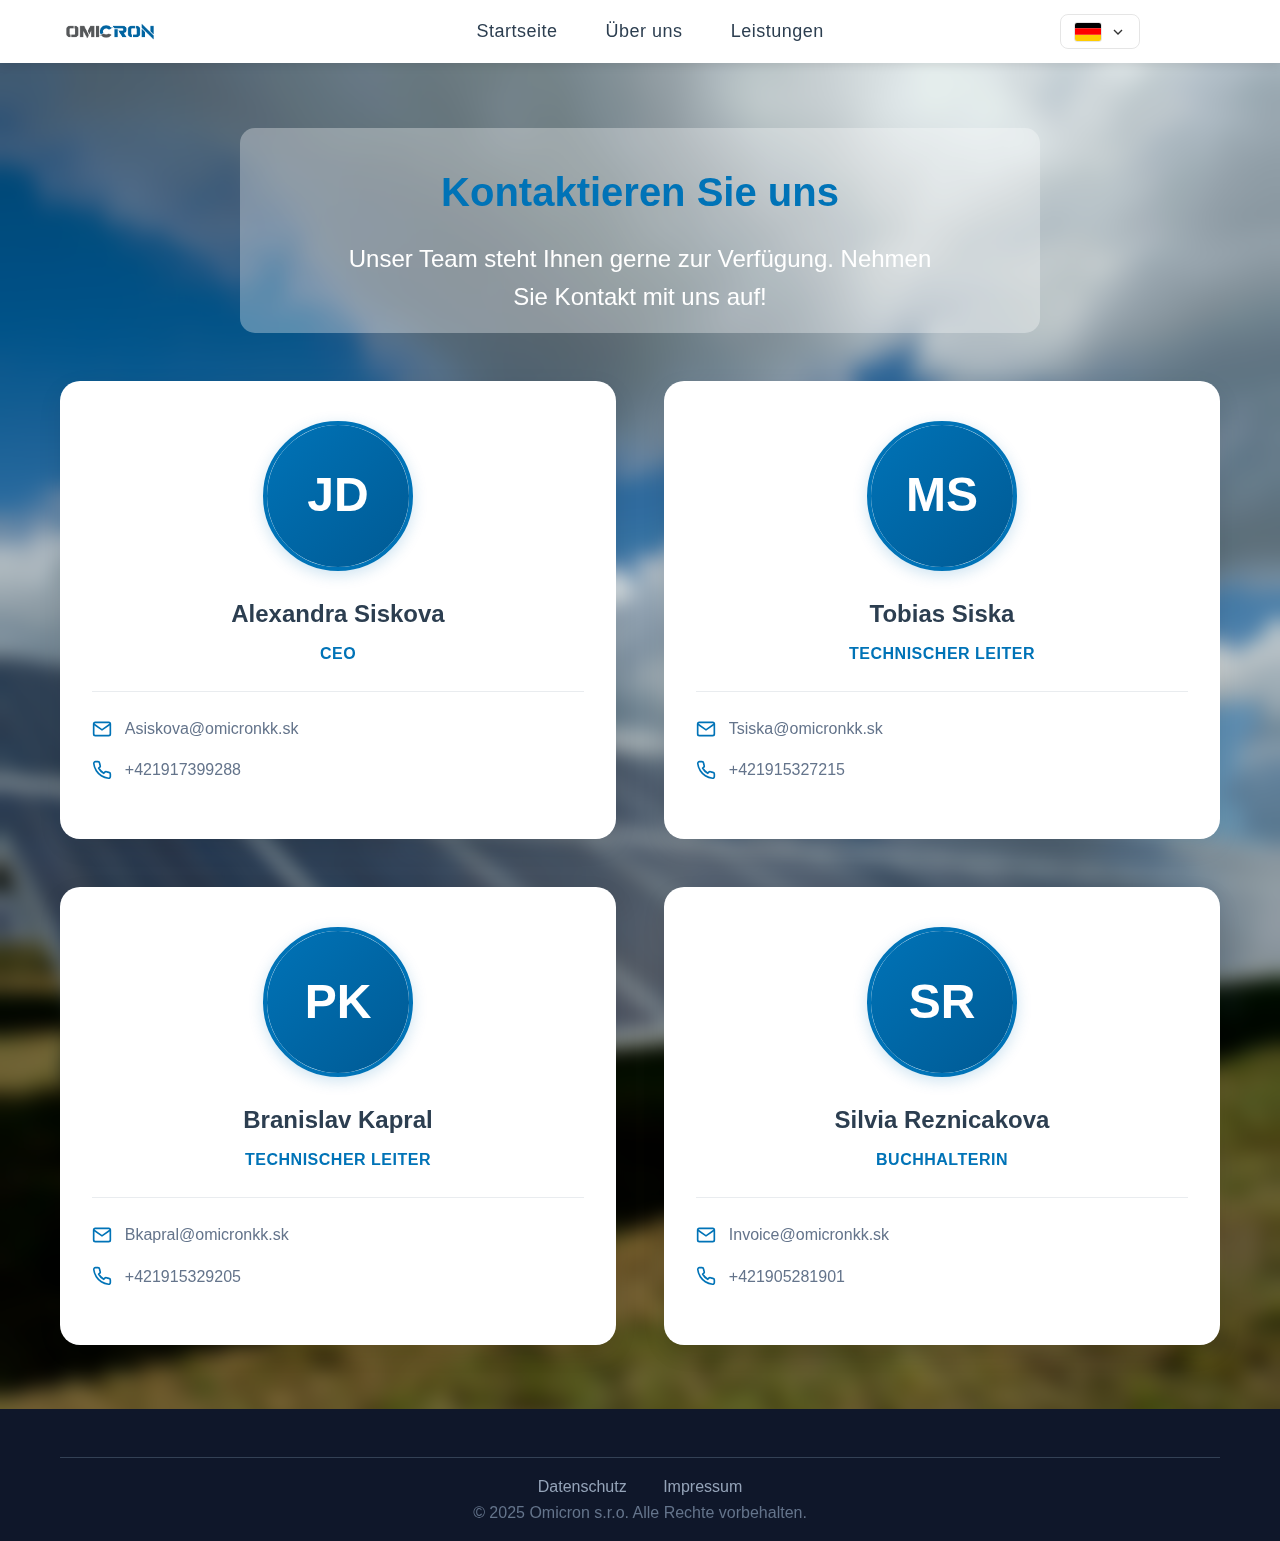
<file: pages/Kontakt-de.html>
<!DOCTYPE html>
<html lang="de">
<head>
    <meta charset="UTF-8">
    <meta name="viewport" content="width=device-width, initial-scale=1.0">
    <title>Omicron - Professionelle Solaranlagen Installation</title>
    <link rel="stylesheet" href="../css/style.css">
</head>
<body class="Kontakt">
    <!-- Header -->
    <header>
        <nav class="container">
            <div class="logo">
            <img src="../images/Logo-Photoroom.png" alt="Omicron Logo">
        </div>
            <button class="hamburger" id="hamburger" aria-label="Toggle menu">
                <span></span>
                <span></span>
                <span></span>
            </button>
            <ul class="nav-links" id="navLinks">
                <li><a href="Startseite-de.html">Startseite</a></li>
                <li><a href="Startseite-de.html#about">Über uns</a></li>
                <li><a href="Startseite-de.html#services">Leistungen</a></li>
               
            </ul>
            <div class="language-selector">
                <button class="language-toggle" id="languageToggle" aria-label="Select Language">
                    <img class="current-flag" src="../flags/de.svg" alt="Deutsch">
                    <svg class="dropdown-arrow" viewBox="0 0 24 24" fill="none" stroke="currentColor" stroke-width="2">
                        <path d="M6 9l6 6 6-6"/>
                    </svg>
                </button>
                <div class="language-dropdown" id="languageDropdown">
                    <a href="#" class="language-option" data-lang="de">
                        <img class="flag" src="../flags/de.svg" alt="Deutsch">
                        <span>Deutsch</span>
                    </a>
                    <a href="#" class="language-option" data-lang="en">
                        <img class="flag" src="../flags/en.svg" alt="English">
                        <span>English</span>
                    </a>
                    <a href="#" class="language-option" data-lang="sk">
                        <img class="flag" src="../flags/sk.svg" alt="Slovenčina">
                        <span>Slovenčina</span>
                    </a>
                </div>
            </div>
        </nav>
    </header>

<!-- Contact Section -->
<section class="contact-section">
    <div class="container">
        <div class="section-content">
            <div class="Kontakt-header">
                <h1>Kontaktieren Sie uns</h1>
                <p>Unser Team steht Ihnen gerne zur Verfügung. Nehmen Sie Kontakt mit uns auf!</p>
            </div>
        </div>

        <div class="contact-grid">
            <!-- Person 1 -->
            <div class="contact-card">
                <div class="contact-image">
                    <div class="contact-image-placeholder">JD</div>
                    <!-- Replace with: <img src="path-to-image.jpg" alt="Name"> -->
                </div>
                <h3>Alexandra Siskova</h3>
                <div class="role">CEO</div>
                
                <div class="contact-info">
                    <div class="contact-info-item">
                        <svg viewBox="0 0 24 24" fill="none" stroke="currentColor" stroke-width="2">
                            <path d="M4 4h16c1.1 0 2 .9 2 2v12c0 1.1-.9 2-2 2H4c-1.1 0-2-.9-2-2V6c0-1.1.9-2 2-2z"/>
                            <polyline points="22,6 12,13 2,6"/>
                        </svg>
                        <p>Asiskova@omicronkk.sk</p>
                    </div>
                    <div class="contact-info-item">
                        <svg viewBox="0 0 24 24" fill="none" stroke="currentColor" stroke-width="2">
                            <path d="M22 16.92v3a2 2 0 0 1-2.18 2 19.79 19.79 0 0 1-8.63-3.07 19.5 19.5 0 0 1-6-6 19.79 19.79 0 0 1-3.07-8.67A2 2 0 0 1 4.11 2h3a2 2 0 0 1 2 1.72 12.84 12.84 0 0 0 .7 2.81 2 2 0 0 1-.45 2.11L8.09 9.91a16 16 0 0 0 6 6l1.27-1.27a2 2 0 0 1 2.11-.45 12.84 12.84 0 0 0 2.81.7A2 2 0 0 1 22 16.92z"/>
                        </svg>
                        <p>+421917399288</p>
                    </div>
                </div>
            </div>

            <!-- Person 2 -->
            <div class="contact-card">
                <div class="contact-image">
                    <div class="contact-image-placeholder">MS</div>
                    <!-- Replace with: <img src="path-to-image.jpg" alt="Name"> -->
                </div>
                <h3>Tobias Siska</h3>
                <div class="role">Technischer Leiter</div>
                
                <div class="contact-info">
                    <div class="contact-info-item">
                        <svg viewBox="0 0 24 24" fill="none" stroke="currentColor" stroke-width="2">
                            <path d="M4 4h16c1.1 0 2 .9 2 2v12c0 1.1-.9 2-2 2H4c-1.1 0-2-.9-2-2V6c0-1.1.9-2 2-2z"/>
                            <polyline points="22,6 12,13 2,6"/>
                        </svg>
                        <p>Tsiska@omicronkk.sk</p>  
                    </div>
                    <div class="contact-info-item">
                        <svg viewBox="0 0 24 24" fill="none" stroke="currentColor" stroke-width="2">
                            <path d="M22 16.92v3a2 2 0 0 1-2.18 2 19.79 19.79 0 0 1-8.63-3.07 19.5 19.5 0 0 1-6-6 19.79 19.79 0 0 1-3.07-8.67A2 2 0 0 1 4.11 2h3a2 2 0 0 1 2 1.72 12.84 12.84 0 0 0 .7 2.81 2 2 0 0 1-.45 2.11L8.09 9.91a16 16 0 0 0 6 6l1.27-1.27a2 2 0 0 1 2.11-.45 12.84 12.84 0 0 0 2.81.7A2 2 0 0 1 22 16.92z"/>
                        </svg>
                        <p>+421915327215</p> 
                    </div>
                </div>
            </div>

            <!-- Person 3 -->
            <div class="contact-card">
                <div class="contact-image">
                    <div class="contact-image-placeholder">PK</div>
                    <!-- Replace with: <img src="path-to-image.jpg" alt="Name"> -->
                </div>
                <h3>Branislav Kapral</h3>
                <div class="role">Technischer Leiter</div>
                
                <div class="contact-info">
                    <div class="contact-info-item">
                        <svg viewBox="0 0 24 24" fill="none" stroke="currentColor" stroke-width="2">
                            <path d="M4 4h16c1.1 0 2 .9 2 2v12c0 1.1-.9 2-2 2H4c-1.1 0-2-.9-2-2V6c0-1.1.9-2 2-2z"/>
                            <polyline points="22,6 12,13 2,6"/>
                        </svg>
                        <p>Bkapral@omicronkk.sk</p>
                    </div>
                    <div class="contact-info-item">
                        <svg viewBox="0 0 24 24" fill="none" stroke="currentColor" stroke-width="2">
                            <path d="M22 16.92v3a2 2 0 0 1-2.18 2 19.79 19.79 0 0 1-8.63-3.07 19.5 19.5 0 0 1-6-6 19.79 19.79 0 0 1-3.07-8.67A2 2 0 0 1 4.11 2h3a2 2 0 0 1 2 1.72 12.84 12.84 0 0 0 .7 2.81 2 2 0 0 1-.45 2.11L8.09 9.91a16 16 0 0 0 6 6l1.27-1.27a2 2 0 0 1 2.11-.45 12.84 12.84 0 0 0 2.81.7A2 2 0 0 1 22 16.92z"/>
                        </svg>
                        <p>+421915329205</p>
                    </div>
                </div>
            </div>

            <!-- Person 4 -->
            <div class="contact-card">
                <div class="contact-image">
                    <div class="contact-image-placeholder">SR</div>
                    <!-- Replace with: <img src="path-to-image.jpg" alt="Name"> -->
                </div>
                <h3>Silvia Reznicakova</h3>
                <div class="role">Buchhalterin</div>
                
                <div class="contact-info">
                    <div class="contact-info-item">
                        <svg viewBox="0 0 24 24" fill="none" stroke="currentColor" stroke-width="2">
                            <path d="M4 4h16c1.1 0 2 .9 2 2v12c0 1.1-.9 2-2 2H4c-1.1 0-2-.9-2-2V6c0-1.1.9-2 2-2z"/>
                            <polyline points="22,6 12,13 2,6"/>
                        </svg>
                        <p>Invoice@omicronkk.sk</p>
                    </div>
                    <div class="contact-info-item">
                        <svg viewBox="0 0 24 24" fill="none" stroke="currentColor" stroke-width="2">
                            <path d="M22 16.92v3a2 2 0 0 1-2.18 2 19.79 19.79 0 0 1-8.63-3.07 19.5 19.5 0 0 1-6-6 19.79 19.79 0 0 1-3.07-8.67A2 2 0 0 1 4.11 2h3a2 2 0 0 1 2 1.72 12.84 12.84 0 0 0 .7 2.81 2 2 0 0 1-.45 2.11L8.09 9.91a16 16 0 0 0 6 6l1.27-1.27a2 2 0 0 1 2.11-.45 12.84 12.84 0 0 0 2.81.7A2 2 0 0 1 22 16.92z"/>
                        </svg>
                        <p>+421905281901</p>
                    </div>
                </div>
            </div>
        </div>
    </div>
</section>

<!-- Footer -->
<footer>
    <div class="container">
        <div class="footer-bottom">
            <a href="Datenschutz-de.html">Datenschutz</a>
            <a href="#">Impressum</a>
            <p>&copy; 2025 Omicron s.r.o. Alle Rechte vorbehalten.</p>
        </div>
    </div>
</footer>
    <script>
        // Ensure header is visible when navigating to sections
        document.addEventListener('DOMContentLoaded', function() {
            const header = document.querySelector('header');
            if (header) {
                header.style.transform = 'translateY(0)';
            }
        });

        // Handle navigation to sections
        document.querySelectorAll('a[href*="#"]').forEach(anchor => {
            anchor.addEventListener('click', function (e) {
                const href = this.getAttribute('href');
                if (href.includes('#')) {
                    // Show header when navigating to sections
                    const header = document.querySelector('header');
                    if (header) {
                        header.style.transform = 'translateY(0)';
                    }
                }
            });
        });

       
        
    </script>
     <script src="../js/script.js"></script>
</body>
</html>
</file>
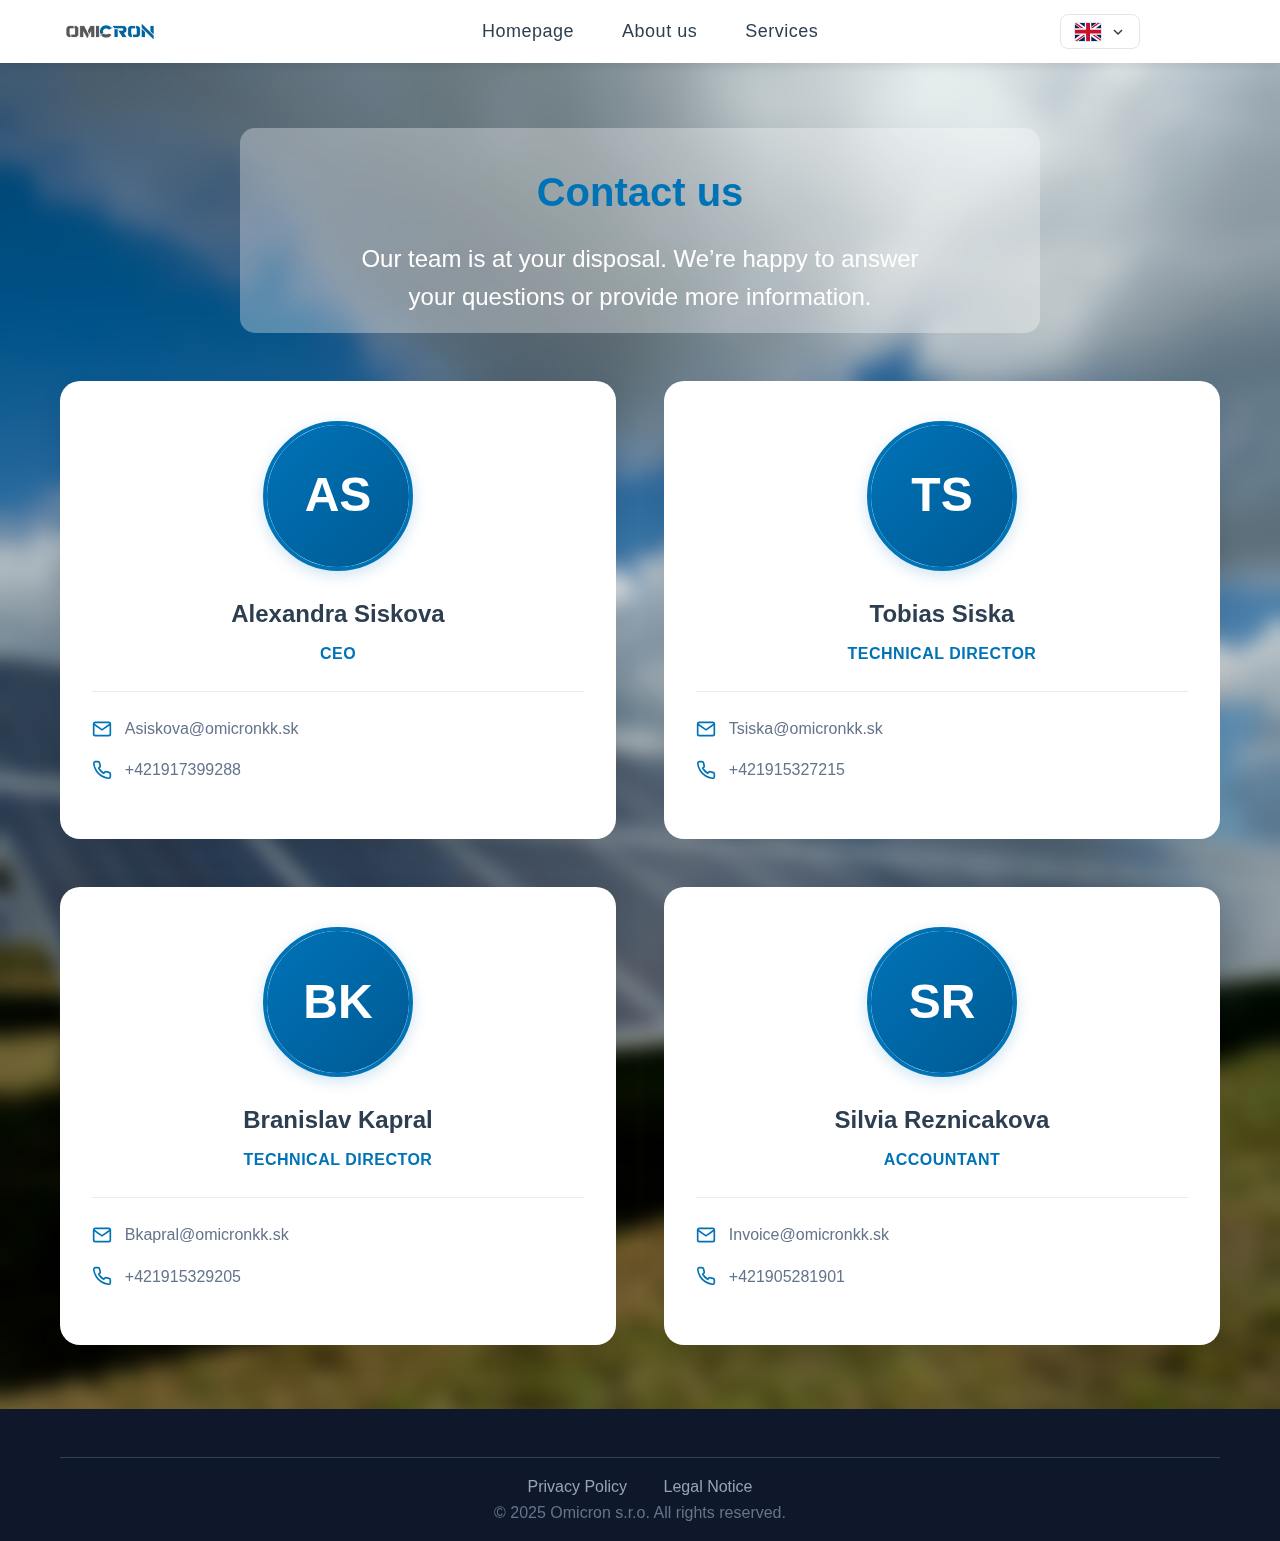
<file: pages/Kontakt-en.html>
<!DOCTYPE html>
<html lang="en">
<head>
    <meta charset="UTF-8">
    <meta name="viewport" content="width=device-width, initial-scale=1.0">
    <title>Omicron - Professionelle Solaranlagen Installation</title>
    <link rel="stylesheet" href="../css/style.css">
</head>
<body class="Kontakt">
    <!-- Header -->
    <header>
        <nav class="container">
            <div class="logo">
            <img src="../images/Logo-Photoroom.png" alt="Omicron Logo">
        </div>
            <button class="hamburger" id="hamburger" aria-label="Toggle menu">
                <span></span>
                <span></span>
                <span></span>
            </button>
            <ul class="nav-links" id="navLinks">
                <li><a href="Startseite-en.html">Homepage</a></li>
                <li><a href="Startseite-en.html#about">About us</a></li>
                <li><a href="Startseite-en.html#services">Services</a></li>
               
            </ul>
            <div class="language-selector">
                <button class="language-toggle" id="languageToggle" aria-label="Select Language">
                    <img class="current-flag" src="../flags/en.svg" alt="English">
                    <svg class="dropdown-arrow" viewBox="0 0 24 24" fill="none" stroke="currentColor" stroke-width="2">
                        <path d="M6 9l6 6 6-6"/>
                    </svg>
                </button>
                <div class="language-dropdown" id="languageDropdown">
                    <a href="#" class="language-option" data-lang="de">
                        <img class="flag" src="../flags/de.svg" alt="Deutsch">
                        <span>Deutsch</span>
                    </a>
                    <a href="#" class="language-option" data-lang="en">
                        <img class="flag" src="../flags/en.svg" alt="English">
                        <span>English</span>
                    </a>
                    <a href="#" class="language-option" data-lang="sk">
                        <img class="flag" src="../flags/sk.svg" alt="Slovenčina">
                        <span>Slovenčina</span>
                    </a>
                </div>
            </div>
        </nav>
    </header>

<!-- Contact Section -->
<section class="contact-section">
    <div class="container">
        <div class="section-content">
            <div class="Kontakt-header">
                <h1>Contact us</h1>
                <p>Our team is at your disposal. We’re happy to answer your questions or provide more information.</p>
            </div>
        </div>

        <div class="contact-grid">
            <!-- Person 1 -->
            <div class="contact-card">
                <div class="contact-image">
                    <div class="contact-image-placeholder">AS</div>
                    <!-- Replace with: <img src="path-to-image.jpg" alt="Name"> -->
                </div>
                <h3>Alexandra Siskova</h3>
                <div class="role">CEO</div>
                
                <div class="contact-info">
                    <div class="contact-info-item">
                        <svg viewBox="0 0 24 24" fill="none" stroke="currentColor" stroke-width="2">
                            <path d="M4 4h16c1.1 0 2 .9 2 2v12c0 1.1-.9 2-2 2H4c-1.1 0-2-.9-2-2V6c0-1.1.9-2 2-2z"/>
                            <polyline points="22,6 12,13 2,6"/>
                        </svg>
                        <p>Asiskova@omicronkk.sk</p>
                    </div>
                    <div class="contact-info-item">
                        <svg viewBox="0 0 24 24" fill="none" stroke="currentColor" stroke-width="2">
                            <path d="M22 16.92v3a2 2 0 0 1-2.18 2 19.79 19.79 0 0 1-8.63-3.07 19.5 19.5 0 0 1-6-6 19.79 19.79 0 0 1-3.07-8.67A2 2 0 0 1 4.11 2h3a2 2 0 0 1 2 1.72 12.84 12.84 0 0 0 .7 2.81 2 2 0 0 1-.45 2.11L8.09 9.91a16 16 0 0 0 6 6l1.27-1.27a2 2 0 0 1 2.11-.45 12.84 12.84 0 0 0 2.81.7A2 2 0 0 1 22 16.92z"/>
                        </svg>
                        <p>+421917399288</p>
                    </div>
                </div>
            </div>

            <!-- Person 2 -->
            <div class="contact-card">
                <div class="contact-image">
                    <div class="contact-image-placeholder">TS</div>
                    <!-- Replace with: <img src="path-to-image.jpg" alt="Name"> -->
                </div>
                <h3>Tobias Siska</h3>
                <div class="role">Technical Director</div>
                
                <div class="contact-info">
                    <div class="contact-info-item">
                        <svg viewBox="0 0 24 24" fill="none" stroke="currentColor" stroke-width="2">
                            <path d="M4 4h16c1.1 0 2 .9 2 2v12c0 1.1-.9 2-2 2H4c-1.1 0-2-.9-2-2V6c0-1.1.9-2 2-2z"/>
                            <polyline points="22,6 12,13 2,6"/>
                        </svg>
                        <p>Tsiska@omicronkk.sk</p>  
                    </div>
                    <div class="contact-info-item">
                        <svg viewBox="0 0 24 24" fill="none" stroke="currentColor" stroke-width="2">
                            <path d="M22 16.92v3a2 2 0 0 1-2.18 2 19.79 19.79 0 0 1-8.63-3.07 19.5 19.5 0 0 1-6-6 19.79 19.79 0 0 1-3.07-8.67A2 2 0 0 1 4.11 2h3a2 2 0 0 1 2 1.72 12.84 12.84 0 0 0 .7 2.81 2 2 0 0 1-.45 2.11L8.09 9.91a16 16 0 0 0 6 6l1.27-1.27a2 2 0 0 1 2.11-.45 12.84 12.84 0 0 0 2.81.7A2 2 0 0 1 22 16.92z"/>
                        </svg>
                        <p>+421915327215</p>
                    </div>
                </div>
            </div>

            <!-- Person 3 -->
            <div class="contact-card">
                <div class="contact-image">
                    <div class="contact-image-placeholder">BK</div>
                    <!-- Replace with: <img src="path-to-image.jpg" alt="Name"> -->
                </div>
                <h3>Branislav Kapral</h3>
                <div class="role">Technical Director</div>
                
                <div class="contact-info">
                    <div class="contact-info-item">
                        <svg viewBox="0 0 24 24" fill="none" stroke="currentColor" stroke-width="2">
                            <path d="M4 4h16c1.1 0 2 .9 2 2v12c0 1.1-.9 2-2 2H4c-1.1 0-2-.9-2-2V6c0-1.1.9-2 2-2z"/>
                            <polyline points="22,6 12,13 2,6"/>
                        </svg>
                        <p>Bkapral@omicronkk.sk</p>
                    </div>
                    <div class="contact-info-item">
                        <svg viewBox="0 0 24 24" fill="none" stroke="currentColor" stroke-width="2">
                            <path d="M22 16.92v3a2 2 0 0 1-2.18 2 19.79 19.79 0 0 1-8.63-3.07 19.5 19.5 0 0 1-6-6 19.79 19.79 0 0 1-3.07-8.67A2 2 0 0 1 4.11 2h3a2 2 0 0 1 2 1.72 12.84 12.84 0 0 0 .7 2.81 2 2 0 0 1-.45 2.11L8.09 9.91a16 16 0 0 0 6 6l1.27-1.27a2 2 0 0 1 2.11-.45 12.84 12.84 0 0 0 2.81.7A2 2 0 0 1 22 16.92z"/>
                        </svg>
                        <p>+421915329205</p>
                    </div>
                </div>
            </div>

            <!-- Person 4 -->
            <div class="contact-card">
                <div class="contact-image">
                    <div class="contact-image-placeholder">SR</div>
                    <!-- Replace with: <img src="path-to-image.jpg" alt="Name"> -->
                </div>
                <h3>Silvia Reznicakova</h3>
                <div class="role">Accountant</div>
                
                <div class="contact-info">
                    <div class="contact-info-item">
                        <svg viewBox="0 0 24 24" fill="none" stroke="currentColor" stroke-width="2">
                            <path d="M4 4h16c1.1 0 2 .9 2 2v12c0 1.1-.9 2-2 2H4c-1.1 0-2-.9-2-2V6c0-1.1.9-2 2-2z"/>
                            <polyline points="22,6 12,13 2,6"/>
                        </svg>
                        <p>Invoice@omicronkk.sk</p>
                    </div>
                    <div class="contact-info-item">
                        <svg viewBox="0 0 24 24" fill="none" stroke="currentColor" stroke-width="2">
                            <path d="M22 16.92v3a2 2 0 0 1-2.18 2 19.79 19.79 0 0 1-8.63-3.07 19.5 19.5 0 0 1-6-6 19.79 19.79 0 0 1-3.07-8.67A2 2 0 0 1 4.11 2h3a2 2 0 0 1 2 1.72 12.84 12.84 0 0 0 .7 2.81 2 2 0 0 1-.45 2.11L8.09 9.91a16 16 0 0 0 6 6l1.27-1.27a2 2 0 0 1 2.11-.45 12.84 12.84 0 0 0 2.81.7A2 2 0 0 1 22 16.92z"/>
                        </svg>
                        <p>+421905281901</p>
                    </div>
                </div>
            </div>
        </div>
    </div>
</section>

<!-- Footer -->
<footer>
    <div class="container">
        <div class="footer-bottom">
            <a href="Datenschutz-en.html">Privacy Policy</a>
            <a href="Impressum-en.html">Legal Notice</a>
            <p>&copy; 2025 Omicron s.r.o. All rights reserved.</p>
        </div>
    </div>
</footer>
    <script>
        // Ensure header is visible when navigating to sections
        document.addEventListener('DOMContentLoaded', function() {
            const header = document.querySelector('header');
            if (header) {
                header.style.transform = 'translateY(0)';
            }
        });

        // Handle navigation to sections
        document.querySelectorAll('a[href*="#"]').forEach(anchor => {
            anchor.addEventListener('click', function (e) {
                const href = this.getAttribute('href');
                if (href.includes('#')) {
                    // Show header when navigating to sections
                    const header = document.querySelector('header');
                    if (header) {
                        header.style.transform = 'translateY(0)';
                    }
                }
            });
        });

    </script>
     <script src="../js/script.js"></script>
</body>
</html>
</file>
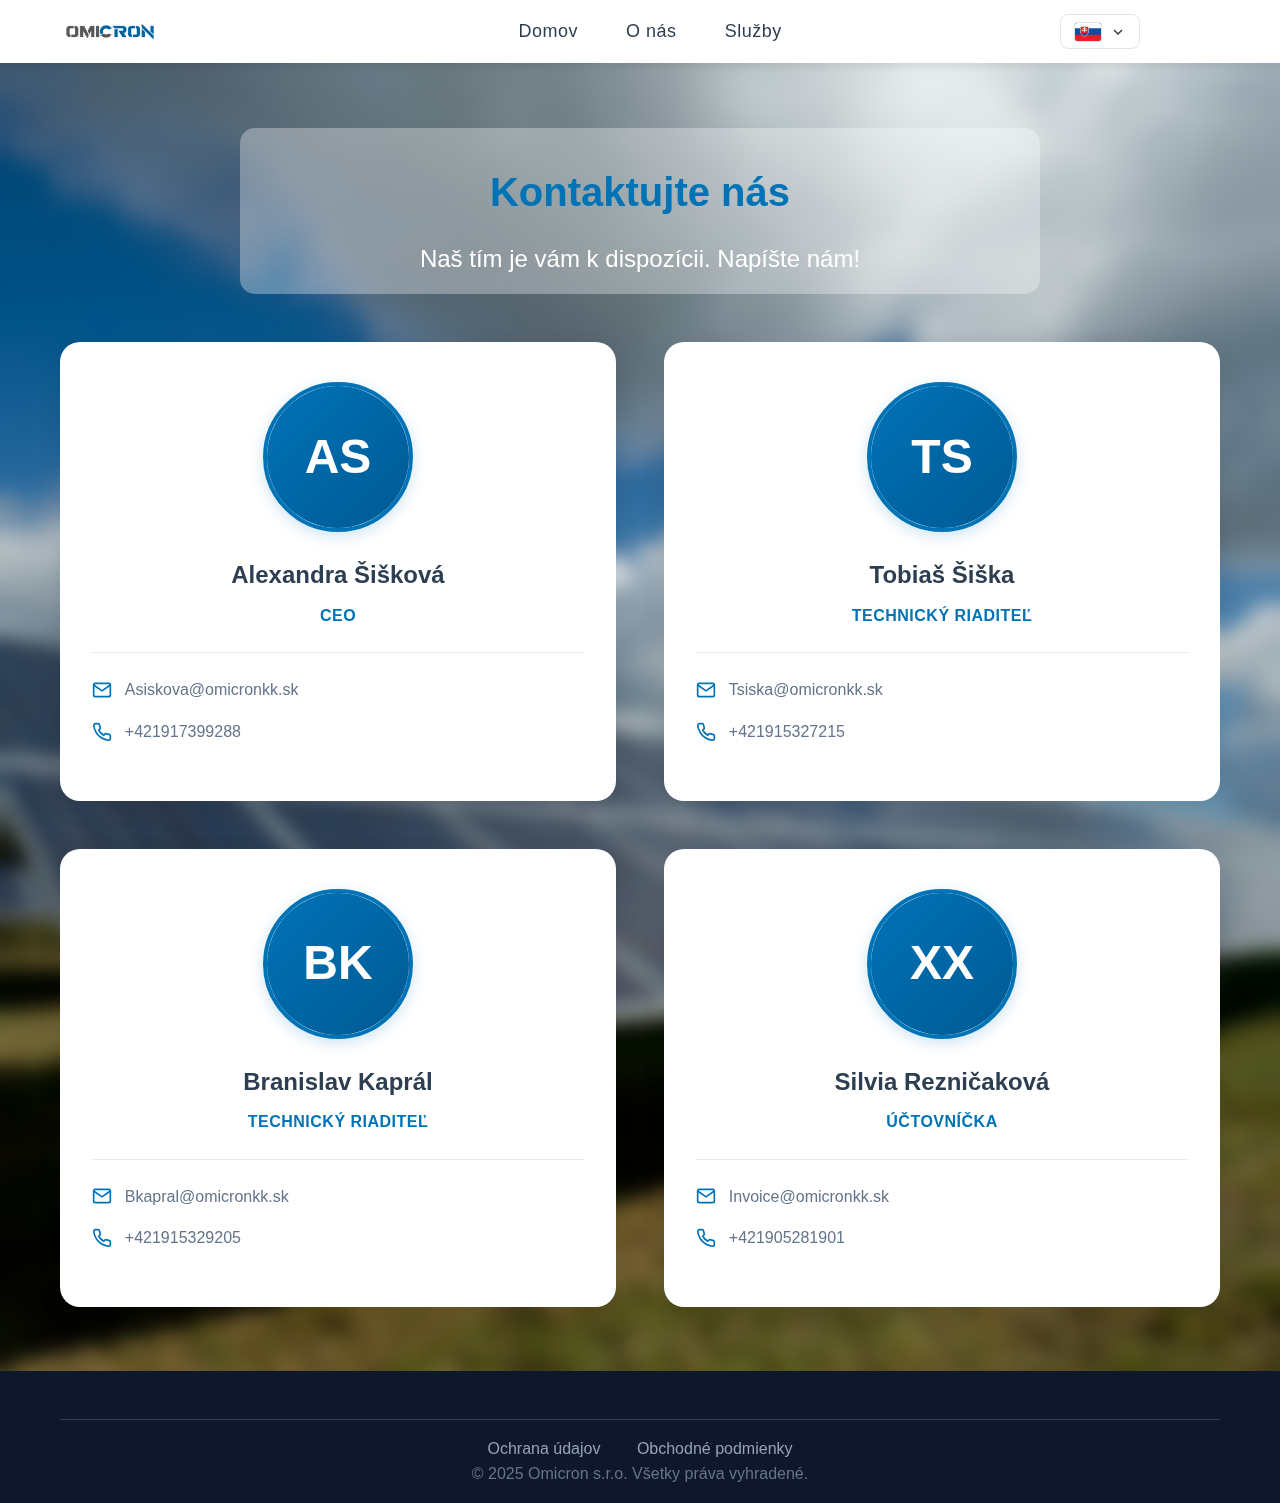
<file: pages/Kontakt-sk.html>
<!DOCTYPE html>
<html lang="sk">
<head>
    <meta charset="UTF-8">
    <meta name="viewport" content="width=device-width, initial-scale=1.0">
    <title>Omicron - Professionelle Solaranlagen Installation</title>
    <link rel="stylesheet" href="../css/style.css">
</head>
<body class="Kontakt">
    <!-- Header -->
    <header>
        <nav class="container">
            <div class="logo">
            <img src="../images/Logo-Photoroom.png" alt="Omicron Logo">
        </div>
            <button class="hamburger" id="hamburger" aria-label="Toggle menu">
                <span></span>
                <span></span>
                <span></span>
            </button>
            <ul class="nav-links" id="navLinks">
                <li><a href="Startseite-sk.html">Domov</a></li>
                <li><a href="Startseite-sk.html#about">O nás</a></li>
                <li><a href="Startseite-sk.html#services">Služby</a></li>
               
            </ul>
            <div class="language-selector">
                <button class="language-toggle" id="languageToggle" aria-label="Select Language">
                    <img class="current-flag" src="../flags/sk.svg" alt="Slovenčina">
                    <svg class="dropdown-arrow" viewBox="0 0 24 24" fill="none" stroke="currentColor" stroke-width="2">
                        <path d="M6 9l6 6 6-6"/>
                    </svg>
                </button>
                <div class="language-dropdown" id="languageDropdown">
                    <a href="#" class="language-option" data-lang="de">
                        <img class="flag" src="../flags/de.svg" alt="Deutsch">
                        <span>Deutsch</span>
                    </a>
                    <a href="#" class="language-option" data-lang="en">
                        <img class="flag" src="../flags/en.svg" alt="English">
                        <span>English</span>
                    </a>
                    <a href="#" class="language-option" data-lang="sk">
                        <img class="flag" src="../flags/sk.svg" alt="Slovenčina">
                        <span>Slovenčina</span>
                    </a>
                </div>
            </div>
        </nav>
    </header>

<!-- Contact Section -->
<section class="contact-section">
    <div class="container">
        <div class="section-content">
            <div class="Kontakt-header">
                <h1>Kontaktujte nás</h1>
                <p>Naš tím je vám k dispozícii. Napíšte nám!</p>
            </div>
        </div>

        <div class="contact-grid">
            <!-- Person 1 -->
            <div class="contact-card">
                <div class="contact-image">
                    <div class="contact-image-placeholder">AS</div>
                    <!-- Replace with: <img src="path-to-image.jpg" alt="Name"> -->
                </div>
                <h3>Alexandra Šišková</h3>
                <div class="role">CEO</div>
                
                <div class="contact-info">
                    <div class="contact-info-item">
                        <svg viewBox="0 0 24 24" fill="none" stroke="currentColor" stroke-width="2">
                            <path d="M4 4h16c1.1 0 2 .9 2 2v12c0 1.1-.9 2-2 2H4c-1.1 0-2-.9-2-2V6c0-1.1.9-2 2-2z"/>
                            <polyline points="22,6 12,13 2,6"/>
                        </svg>
                        <p>Asiskova@omicronkk.sk</p>
                    </div>
                    <div class="contact-info-item">
                        <svg viewBox="0 0 24 24" fill="none" stroke="currentColor" stroke-width="2">
                            <path d="M22 16.92v3a2 2 0 0 1-2.18 2 19.79 19.79 0 0 1-8.63-3.07 19.5 19.5 0 0 1-6-6 19.79 19.79 0 0 1-3.07-8.67A2 2 0 0 1 4.11 2h3a2 2 0 0 1 2 1.72 12.84 12.84 0 0 0 .7 2.81 2 2 0 0 1-.45 2.11L8.09 9.91a16 16 0 0 0 6 6l1.27-1.27a2 2 0 0 1 2.11-.45 12.84 12.84 0 0 0 2.81.7A2 2 0 0 1 22 16.92z"/>
                        </svg>
                        <p>+421917399288</p>
                    </div>
                </div>
            </div>

            <!-- Person 2 -->
            <div class="contact-card">
                <div class="contact-image">
                    <div class="contact-image-placeholder">TS</div>
                    <!-- Replace with: <img src="path-to-image.jpg" alt="Name"> -->
                </div>
                <h3>Tobiaš Šiška</h3>
                <div class="role">Technický riaditeľ</div>
                
                <div class="contact-info">
                    <div class="contact-info-item">
                        <svg viewBox="0 0 24 24" fill="none" stroke="currentColor" stroke-width="2">
                            <path d="M4 4h16c1.1 0 2 .9 2 2v12c0 1.1-.9 2-2 2H4c-1.1 0-2-.9-2-2V6c0-1.1.9-2 2-2z"/>
                            <polyline points="22,6 12,13 2,6"/>
                        </svg>
                        <p>Tsiska@omicronkk.sk</p>  
                    </div>
                    <div class="contact-info-item">
                        <svg viewBox="0 0 24 24" fill="none" stroke="currentColor" stroke-width="2">
                            <path d="M22 16.92v3a2 2 0 0 1-2.18 2 19.79 19.79 0 0 1-8.63-3.07 19.5 19.5 0 0 1-6-6 19.79 19.79 0 0 1-3.07-8.67A2 2 0 0 1 4.11 2h3a2 2 0 0 1 2 1.72 12.84 12.84 0 0 0 .7 2.81 2 2 0 0 1-.45 2.11L8.09 9.91a16 16 0 0 0 6 6l1.27-1.27a2 2 0 0 1 2.11-.45 12.84 12.84 0 0 0 2.81.7A2 2 0 0 1 22 16.92z"/>
                        </svg>
                        <p>+421915327215</p>
                    </div>
                </div>
            </div>

            <!-- Person 3 -->
            <div class="contact-card">
                <div class="contact-image">
                    <div class="contact-image-placeholder">BK</div>
                    <!-- Replace with: <img src="path-to-image.jpg" alt="Name"> -->
                </div>
                <h3>Branislav Kaprál</h3>
                <div class="role">Technický riaditeľ</div>
                
                <div class="contact-info">
                    <div class="contact-info-item">
                        <svg viewBox="0 0 24 24" fill="none" stroke="currentColor" stroke-width="2">
                            <path d="M4 4h16c1.1 0 2 .9 2 2v12c0 1.1-.9 2-2 2H4c-1.1 0-2-.9-2-2V6c0-1.1.9-2 2-2z"/>
                            <polyline points="22,6 12,13 2,6"/>
                        </svg>
                        <p>Bkapral@omicronkk.sk</p>
                    </div>
                    <div class="contact-info-item">
                        <svg viewBox="0 0 24 24" fill="none" stroke="currentColor" stroke-width="2">
                            <path d="M22 16.92v3a2 2 0 0 1-2.18 2 19.79 19.79 0 0 1-8.63-3.07 19.5 19.5 0 0 1-6-6 19.79 19.79 0 0 1-3.07-8.67A2 2 0 0 1 4.11 2h3a2 2 0 0 1 2 1.72 12.84 12.84 0 0 0 .7 2.81 2 2 0 0 1-.45 2.11L8.09 9.91a16 16 0 0 0 6 6l1.27-1.27a2 2 0 0 1 2.11-.45 12.84 12.84 0 0 0 2.81.7A2 2 0 0 1 22 16.92z"/>
                        </svg>
                        <p>+421915329205</p>
                    </div>
                </div>
            </div>

            <!-- Person 4 -->
            <div class="contact-card">
                <div class="contact-image">
                    <div class="contact-image-placeholder">XX</div>
                    <!-- Replace with: <img src="path-to-image.jpg" alt="Name"> -->
                </div>
                <h3>Silvia Rezničaková</h3>
                <div class="role">Účtovníčka</div>
                
                <div class="contact-info">
                    <div class="contact-info-item">
                        <svg viewBox="0 0 24 24" fill="none" stroke="currentColor" stroke-width="2">
                            <path d="M4 4h16c1.1 0 2 .9 2 2v12c0 1.1-.9 2-2 2H4c-1.1 0-2-.9-2-2V6c0-1.1.9-2 2-2z"/>
                            <polyline points="22,6 12,13 2,6"/>
                        </svg>
                        <p>Invoice@omicronkk.sk</p>
                    </div>
                    <div class="contact-info-item">
                        <svg viewBox="0 0 24 24" fill="none" stroke="currentColor" stroke-width="2">
                            <path d="M22 16.92v3a2 2 0 0 1-2.18 2 19.79 19.79 0 0 1-8.63-3.07 19.5 19.5 0 0 1-6-6 19.79 19.79 0 0 1-3.07-8.67A2 2 0 0 1 4.11 2h3a2 2 0 0 1 2 1.72 12.84 12.84 0 0 0 .7 2.81 2 2 0 0 1-.45 2.11L8.09 9.91a16 16 0 0 0 6 6l1.27-1.27a2 2 0 0 1 2.11-.45 12.84 12.84 0 0 0 2.81.7A2 2 0 0 1 22 16.92z"/>
                        </svg>
                        <p>+421905281901</p>
                    </div>
                </div>
            </div>
        </div>
    </div>
</section>

<!-- Footer -->
<footer>
    <div class="container">
        <div class="footer-bottom">
            <a href="Datenschutz-sk.html">Ochrana údajov</a>
            <a href="Impressum-sk.html">Obchodné podmienky</a>
            <p>&copy; 2025 Omicron s.r.o. Všetky práva vyhradené.</p>
        </div>
    </div>
</footer>
    <script>
        // Ensure header is visible when navigating to sections
        document.addEventListener('DOMContentLoaded', function() {
            const header = document.querySelector('header');
            if (header) {
                header.style.transform = 'translateY(0)';
            }
        });

        // Handle navigation to sections
        document.querySelectorAll('a[href*="#"]').forEach(anchor => {
            anchor.addEventListener('click', function (e) {
                const href = this.getAttribute('href');
                if (href.includes('#')) {
                    // Show header when navigating to sections
                    const header = document.querySelector('header');
                    if (header) {
                        header.style.transform = 'translateY(0)';
                    }
                }
            });
        });

        
    </script>
     <script src="../js/script.js"></script>
</body>
</html>
</file>
<file: css/style.css>
��/ *   R e s e t   * /  
 *   {  
         m a r g i n :   0 ;  
         p a d d i n g :   0 ;  
         b o x - s i z i n g :   b o r d e r - b o x ;  
 }  
  
 / *   B a s e   S t y l e s   * /  
 h t m l   {  
         s c r o l l - b e h a v i o r :   s m o o t h ;  
         s c r o l l - p a d d i n g - t o p :   7 5 p x ;  
         o v e r f l o w - y :   s c r o l l ;  
 }  
  
 b o d y   {  
         f o n t - f a m i l y :   ' S e g o e   U I ' ,   T a h o m a ,   G e n e v a ,   V e r d a n a ,   s a n s - s e r i f ;  
         l i n e - h e i g h t :   1 . 6 ;  
         c o l o r :   # 3 3 3 ;  
 }  
  
 . c o n t a i n e r   {  
         m a x - w i d t h :   1 2 0 0 p x ;  
         m a r g i n :   0   a u t o ;  
         p a d d i n g :   0   2 0 p x ;  
 }  
  
 / *   H e a d e r   * /  
 h e a d e r   {  
         b a c k g r o u n d :   w h i t e ;  
         c o l o r :   # 3 3 3 ;  
         p a d d i n g :   0 . 2 5 r e m   0 ;  
         p o s i t i o n :   f i x e d ;  
         w i d t h :   1 0 0 % ;  
         t o p :   0 ;  
         l e f t :   0 ;  
         r i g h t :   0 ;  
         z - i n d e x :   1 0 0 0 ;  
         b o x - s h a d o w :   0   2 p x   1 0 p x   r g b a ( 0 , 0 , 0 , 0 . 1 ) ;  
         t r a n s i t i o n :   t r a n s f o r m   0 . 3 s   e a s e ;  
 }  
  
 n a v   {  
         d i s p l a y :   g r i d ;  
         g r i d - t e m p l a t e - c o l u m n s :   a u t o   1 f r   a u t o ;  
         a l i g n - i t e m s :   c e n t e r ;  
         m i n - h e i g h t :   5 5 p x ;  
         g a p :   2 r e m ;  
 }  
  
 n a v   . l o g o   {  
         j u s t i f y - s e l f :   s t a r t ;  
 }  
  
 n a v   . n a v - l i n k s   {  
         j u s t i f y - s e l f :   c e n t e r ;  
 }  
  
 n a v   . l a n g u a g e - s e l e c t o r   {  
         j u s t i f y - s e l f :   e n d ;  
 }  
  
 / *   L o g o   * /  
 . l o g o   {  
         f o n t - s i z e :   1 . 5 r e m ;  
         f o n t - w e i g h t :   b o l d ;  
 }  
  
 . l o g o   i m g   {  
         m a x - h e i g h t :   5 0 p x ;  
         h e i g h t :   a u t o ;  
         w i d t h :   a u t o ;  
         o b j e c t - f i t :   c o n t a i n ;  
         d i s p l a y :   b l o c k ;  
 }  
  
 / *   H a m b u r g e r   M e n u   B u t t o n   * /  
 . h a m b u r g e r   {  
         d i s p l a y :   n o n e ;  
         f l e x - d i r e c t i o n :   c o l u m n ;  
         j u s t i f y - c o n t e n t :   s p a c e - a r o u n d ;  
         w i d t h :   3 0 p x ;  
         h e i g h t :   3 0 p x ;  
         b a c k g r o u n d :   t r a n s p a r e n t ;  
         b o r d e r :   n o n e ;  
         c u r s o r :   p o i n t e r ;  
         p a d d i n g :   0 ;  
         z - i n d e x :   1 0 0 1 ;  
         p o s i t i o n :   r e l a t i v e ;  
 }  
  
 . h a m b u r g e r   s p a n   {  
         w i d t h :   1 0 0 % ;  
         h e i g h t :   3 p x ;  
         b a c k g r o u n d :   # 2 c 3 e 5 0 ;  
         b o r d e r - r a d i u s :   3 p x ;  
         t r a n s i t i o n :   a l l   0 . 3 s   e a s e ;  
         t r a n s f o r m - o r i g i n :   c e n t e r ;  
 }  
  
 . h a m b u r g e r . a c t i v e   s p a n : n t h - c h i l d ( 1 )   {  
         t r a n s f o r m :   r o t a t e ( 4 5 d e g )   t r a n s l a t e ( 8 p x ,   8 p x ) ;  
 }  
  
 . h a m b u r g e r . a c t i v e   s p a n : n t h - c h i l d ( 2 )   {  
         o p a c i t y :   0 ;  
 }  
  
 . h a m b u r g e r . a c t i v e   s p a n : n t h - c h i l d ( 3 )   {  
         t r a n s f o r m :   r o t a t e ( - 4 5 d e g )   t r a n s l a t e ( 7 p x ,   - 7 p x ) ;  
 }  
  
 / *   N a v i g a t i o n   L i n k s   * /  
 . n a v - l i n k s   {  
         d i s p l a y :   f l e x ;  
         l i s t - s t y l e :   n o n e ;  
         g a p :   3 r e m ;  
         f o n t - s i z e :   1 8 p x ;  
         f o n t - w e i g h t :   6 0 0 ;  
         c o l o r :   # 0 0 7 3 b 7 ;  
         l e t t e r - s p a c i n g :   0 . 5 p x ;  
 }  
  
 . n a v - l i n k s   a   {  
         c o l o r :   # 2 c 3 e 5 0 ;  
         t e x t - d e c o r a t i o n :   n o n e ;  
         t r a n s i t i o n :   a l l   0 . 3 s   e a s e ;  
         f o n t - w e i g h t :   5 0 0 ;  
         p o s i t i o n :   r e l a t i v e ;  
 }  
  
 . n a v - l i n k s   a : h o v e r   {  
         c o l o r :   # 0 0 7 3 b 7 ;  
         t r a n s f o r m :   t r a n s l a t e Y ( - 1 p x ) ;  
 }  
  
 . n a v - l i n k s   a : : a f t e r   {  
         c o n t e n t :   ' ' ;  
         p o s i t i o n :   a b s o l u t e ;  
         w i d t h :   0 ;  
         h e i g h t :   2 p x ;  
         b o t t o m :   - 5 p x ;  
         l e f t :   5 0 % ;  
         b a c k g r o u n d - c o l o r :   # 0 0 7 3 b 7 ;  
         t r a n s i t i o n :   a l l   0 . 3 s   e a s e ;  
         t r a n s f o r m :   t r a n s l a t e X ( - 5 0 % ) ;  
 }  
  
 . n a v - l i n k s   a : h o v e r : : a f t e r   {  
         w i d t h :   1 0 0 % ;  
 }  
  
 / *   C T A   B u t t o n   * /  
 . c t a - b u t t o n   {  
         b a c k g r o u n d :   l i n e a r - g r a d i e n t ( 1 3 5 d e g ,   # 0 0 7 3 b 7   0 % ,   # 0 0 5 a 9 4   1 0 0 % ) ;  
         c o l o r :   w h i t e ;  
         p a d d i n g :   0 . 6 r e m   1 . 8 r e m ;  
         b o r d e r - r a d i u s :   2 5 p x ;  
         t e x t - d e c o r a t i o n :   n o n e ;  
         f o n t - w e i g h t :   6 0 0 ;  
         f o n t - s i z e :   1 6 p x ;  
         l e t t e r - s p a c i n g :   0 . 5 p x ;  
         t r a n s i t i o n :   a l l   0 . 3 s   e a s e ;  
         b o x - s h a d o w :   0   2 p x   8 p x   r g b a ( 0 ,   1 1 5 ,   1 8 3 ,   0 . 2 ) ;  
 }  
  
 . c t a - b u t t o n : h o v e r   {  
         t r a n s f o r m :   t r a n s l a t e Y ( - 2 p x ) ;  
         b o x - s h a d o w :   0   8 p x   2 0 p x   r g b a ( 0 ,   1 1 5 ,   1 8 3 ,   0 . 3 ) ;  
         b a c k g r o u n d :   l i n e a r - g r a d i e n t ( 1 3 5 d e g ,   # 0 0 5 a 9 4   0 % ,   # 0 0 4 a 7 c   1 0 0 % ) ;  
 }  
  
 / *   L a n g u a g e   S e l e c t o r   * /  
 . l a n g u a g e - s e l e c t o r   {  
         p o s i t i o n :   r e l a t i v e ;  
 }  
  
 . l a n g u a g e - t o g g l e   {  
         d i s p l a y :   f l e x ;  
         a l i g n - i t e m s :   c e n t e r ;  
         g a p :   0 . 5 r e m ;  
         b a c k g r o u n d :   t r a n s p a r e n t ;  
         b o r d e r :   1 p x   s o l i d   r g b a ( 0 ,   0 ,   0 ,   0 . 1 ) ;  
         b o r d e r - r a d i u s :   8 p x ;  
         p a d d i n g :   0 . 4 r e m   0 . 8 r e m ;  
         c u r s o r :   p o i n t e r ;  
         t r a n s i t i o n :   a l l   0 . 3 s   e a s e ;  
         t r a n s f o r m :   t r a n s l a t e X ( - 5 r e m ) ;  
 }  
  
 . l a n g u a g e - t o g g l e : h o v e r   {  
         b o r d e r - c o l o r :   # 0 0 7 3 b 7 ;  
         b a c k g r o u n d :   r g b a ( 0 ,   1 1 5 ,   1 8 3 ,   0 . 0 5 ) ;  
 }  
  
 . c u r r e n t - f l a g   {  
         w i d t h :   2 8 p x ;  
         h e i g h t :   2 0 p x ;  
         b o r d e r - r a d i u s :   3 p x ;  
         o b j e c t - f i t :   c o v e r ;  
         b o r d e r :   1 p x   s o l i d   r g b a ( 0 ,   0 ,   0 ,   0 . 1 ) ;  
 }  
  
 . d r o p d o w n - a r r o w   {  
         w i d t h :   1 6 p x ;  
         h e i g h t :   1 6 p x ;  
         c o l o r :   # 3 3 3 ;  
         t r a n s i t i o n :   t r a n s f o r m   0 . 3 s   e a s e ;  
 }  
  
 . l a n g u a g e - t o g g l e : h o v e r   . d r o p d o w n - a r r o w   {  
         c o l o r :   # 0 0 7 3 b 7 ;  
 }  
  
 . l a n g u a g e - d r o p d o w n   {  
         p o s i t i o n :   a b s o l u t e ;  
         t o p :   c a l c ( 1 0 0 %   +   0 . 5 r e m ) ;  
         r i g h t :   0 ;  
         b a c k g r o u n d :   w h i t e ;  
         b o r d e r :   1 p x   s o l i d   r g b a ( 0 ,   0 ,   0 ,   0 . 1 ) ;  
         b o r d e r - r a d i u s :   8 p x ;  
         b o x - s h a d o w :   0   4 p x   2 0 p x   r g b a ( 0 ,   0 ,   0 ,   0 . 1 5 ) ;  
         m i n - w i d t h :   1 8 0 p x ;  
         o p a c i t y :   0 ;  
         v i s i b i l i t y :   h i d d e n ;  
         t r a n s f o r m :   t r a n s l a t e Y ( - 1 0 p x ) ;  
         t r a n s i t i o n :   a l l   0 . 3 s   e a s e ;  
         z - i n d e x :   1 0 0 1 ;  
         o v e r f l o w :   h i d d e n ;  
 }  
  
 . l a n g u a g e - d r o p d o w n . a c t i v e   {  
         o p a c i t y :   1 ;  
         v i s i b i l i t y :   v i s i b l e ;  
         t r a n s f o r m :   t r a n s l a t e Y ( 0 ) ;  
 }  
  
 . l a n g u a g e - s e l e c t o r . a c t i v e   . l a n g u a g e - t o g g l e   . d r o p d o w n - a r r o w   {  
         t r a n s f o r m :   r o t a t e ( 1 8 0 d e g ) ;  
 }  
  
 . l a n g u a g e - o p t i o n   {  
         d i s p l a y :   f l e x ;  
         a l i g n - i t e m s :   c e n t e r ;  
         g a p :   0 . 7 5 r e m ;  
         p a d d i n g :   0 . 7 5 r e m   1 r e m ;  
         t e x t - d e c o r a t i o n :   n o n e ;  
         c o l o r :   # 3 3 3 ;  
         t r a n s i t i o n :   a l l   0 . 2 s   e a s e ;  
         b o r d e r - b o t t o m :   1 p x   s o l i d   r g b a ( 0 ,   0 ,   0 ,   0 . 0 5 ) ;  
 }  
  
 . l a n g u a g e - o p t i o n : l a s t - c h i l d   {  
         b o r d e r - b o t t o m :   n o n e ;  
 }  
  
 . l a n g u a g e - o p t i o n : h o v e r   {  
         b a c k g r o u n d :   r g b a ( 0 ,   1 1 5 ,   1 8 3 ,   0 . 1 ) ;  
         c o l o r :   # 0 0 7 3 b 7 ;  
 }  
  
 . l a n g u a g e - o p t i o n   . f l a g   {  
         w i d t h :   2 8 p x ;  
         h e i g h t :   2 0 p x ;  
         b o r d e r - r a d i u s :   3 p x ;  
         o b j e c t - f i t :   c o v e r ;  
         b o r d e r :   1 p x   s o l i d   r g b a ( 0 ,   0 ,   0 ,   0 . 1 ) ;  
         f l e x - s h r i n k :   0 ;  
 }  
  
 . l a n g u a g e - o p t i o n   s p a n   {  
         f o n t - s i z e :   1 4 p x ;  
         f o n t - w e i g h t :   5 0 0 ;  
 }  
  
 / *   H e r o   S e c t i o n   * /  
 . h e r o   {  
         c o l o r :   w h i t e ;  
         m i n - h e i g h t :   1 0 0 v h ;  
         d i s p l a y :   f l e x ;  
         a l i g n - i t e m s :   c e n t e r ;  
         p o s i t i o n :   r e l a t i v e ;  
         o v e r f l o w :   h i d d e n ;  
         s c r o l l - m a r g i n - t o p :   1 2 0 p x ;  
 }  
  
 . h e r o : : b e f o r e   {  
         c o n t e n t :   ' ' ;  
         p o s i t i o n :   a b s o l u t e ;  
         t o p :   - 2 0 0 p x ;  
         l e f t :   0 ;  
         r i g h t :   0 ;  
         b o t t o m :   0 ;  
         b a c k g r o u n d :   l i n e a r - g r a d i e n t ( r g b a ( 0 , 0 , 0 , 0 . 2 7 ) ,   r g b a ( 0 , 0 , 0 , 0 . 2 7 ) ) ,   u r l ( ' . . / i m a g e s / h l a v n a 3 . j p g ' ) ;  
         b a c k g r o u n d - s i z e :   c o v e r ;  
         b a c k g r o u n d - p o s i t i o n :   c e n t e r ;  
 }  
  
 . h e r o - c o n t e n t   {  
         p o s i t i o n :   r e l a t i v e ;  
         z - i n d e x :   2 ;  
         d i s p l a y :   f l e x ;  
         f l e x - d i r e c t i o n :   c o l u m n ;  
         a l i g n - i t e m s :   c e n t e r ;  
         t e x t - a l i g n :   c e n t e r ;  
         p a d d i n g :   3 r e m ;  
         m a x - w i d t h :   1 0 0 0 p x ;  
         m a r g i n :   0   a u t o ;  
         b a c k g r o u n d :   r g b a ( 2 5 5 ,   2 5 5 ,   2 5 5 ,   0 . 3 ) ;  
         b o r d e r - r a d i u s :   1 5 p x ;  
         b a c k d r o p - f i l t e r :   b l u r ( 1 0 p x ) ;  
 }  
  
 . h e r o - t e x t   h 1   {  
         f o n t - s i z e :   3 . 5 r e m ;  
         f o n t - w e i g h t :   7 0 0 ;  
         m a r g i n - b o t t o m :   1 . 5 r e m ;  
         l i n e - h e i g h t :   1 . 2 ;  
 }  
  
 . h e r o - t e x t   . h i g h l i g h t   {  
         c o l o r :   # 0 0 7 3 b 7 ;  
 }  
  
 . h e r o - t e x t   p   {  
         f o n t - s i z e :   1 . 2 r e m ;  
         m a r g i n - b o t t o m :   2 r e m ;  
         o p a c i t y :   0 . 9 ;  
 }  
  
 . h e r o - b u t t o n s   {  
         d i s p l a y :   f l e x ;  
         g a p :   1 r e m ;  
         f l e x - w r a p :   w r a p ;  
         j u s t i f y - c o n t e n t :   c e n t e r ;  
 }  
  
 . b t n - p r i m a r y   {  
         b a c k g r o u n d :   l i n e a r - g r a d i e n t ( 1 3 5 d e g ,   # 0 0 7 3 b 7   0 % ,   # 0 0 5 a 9 4   1 0 0 % ) ;  
         c o l o r :   w h i t e ;  
         p a d d i n g :   1 r e m   2 r e m ;  
         b o r d e r :   n o n e ;  
         b o r d e r - r a d i u s :   5 0 p x ;  
         f o n t - s i z e :   1 . 1 r e m ;  
         f o n t - w e i g h t :   6 0 0 ;  
         c u r s o r :   p o i n t e r ;  
         t r a n s i t i o n :   a l l   0 . 3 s ;  
         t e x t - d e c o r a t i o n :   n o n e ;  
         d i s p l a y :   i n l i n e - b l o c k ;  
 }  
  
 . b t n - p r i m a r y : h o v e r   {  
         t r a n s f o r m :   t r a n s l a t e Y ( - 3 p x ) ;  
         b o x - s h a d o w :   0   1 0 p x   2 5 p x   r g b a ( 0 ,   1 1 5 ,   1 8 3 ,   0 . 4 ) ;  
 }  
  
 . b t n - s e c o n d a r y   {  
         b a c k g r o u n d :   t r a n s p a r e n t ;  
         c o l o r :   w h i t e ;  
         p a d d i n g :   1 r e m   2 r e m ;  
         b o r d e r :   2 p x   s o l i d   w h i t e ;  
         b o r d e r - r a d i u s :   5 0 p x ;  
         f o n t - s i z e :   1 . 1 r e m ;  
         f o n t - w e i g h t :   6 0 0 ;  
         c u r s o r :   p o i n t e r ;  
         t r a n s i t i o n :   a l l   0 . 3 s ;  
         t e x t - d e c o r a t i o n :   n o n e ;  
         d i s p l a y :   i n l i n e - b l o c k ;  
 }  
  
 . b t n - s e c o n d a r y : h o v e r   {  
         b a c k g r o u n d :   w h i t e ;  
         c o l o r :   # 6 0 6 0 6 0 ;  
 }  
  
 / *   A b o u t   S e c t i o n   * /  
 . a b o u t   {  
         p a d d i n g :   5 r e m   0 ;  
         b a c k g r o u n d :   w h i t e ;  
         p o s i t i o n :   r e l a t i v e ;  
         s c r o l l - m a r g i n - t o p :   5 0 p x ;  
 }  
  
 . s e c t i o n - h e a d e r   {  
         t e x t - a l i g n :   c e n t e r ;  
         c o l o r :   # 0 0 0 0 0 0 ;  
         m a r g i n - b o t t o m :   4 r e m ;  
 }  
  
 . s e c t i o n - h e a d e r   h 2   {  
         f o n t - s i z e :   2 . 5 r e m ;  
         f o n t - w e i g h t :   7 0 0 ;  
         c o l o r :   # 0 0 0 0 0 0 ;  
         m a r g i n - b o t t o m :   1 r e m ;  
 }  
  
 . s e c t i o n - h e a d e r   p   {  
         f o n t - s i z e :   1 . 2 r e m ;  
         c o l o r :   # 6 4 7 4 8 b ;  
         m a x - w i d t h :   6 0 0 p x ;  
         m a r g i n :   0   a u t o ;  
 }  
  
 . a b o u t - c o n t e n t - w r a p p e r   {  
         d i s p l a y :   g r i d ;  
         g r i d - t e m p l a t e - c o l u m n s :   1 f r   1 f r ;  
         g a p :   6 0 p x ;  
         a l i g n - i t e m s :   s t a r t ;  
         m a r g i n - t o p :   4 0 p x ;  
 }  
  
 . a b o u t - t e x t - s e c t i o n   {  
         d i s p l a y :   f l e x ;  
         f l e x - d i r e c t i o n :   c o l u m n ;  
         j u s t i f y - c o n t e n t :   c e n t e r ;  
 }  
  
 . a b o u t - t e x t   {  
         m a x - w i d t h :   1 0 0 % ;  
         t e x t - a l i g n :   c e n t e r ;  
         c o l o r :   # 3 3 3 ;  
         f o n t - s i z e :   2 0 p x ;  
         l i n e - h e i g h t :   2 5 p x ;  
         m a r g i n :   0 ;  
 }  
  
  
  
 / *   N a v i g a t i o n   A r r o w s   * /  
 . n a v - a r r o w   {  
         p o s i t i o n :   a b s o l u t e ;  
         t o p :   5 0 % ;  
         t r a n s f o r m :   t r a n s l a t e Y ( - 5 0 % ) ;  
         b a c k g r o u n d :   r g b a ( 2 5 5 ,   2 5 5 ,   2 5 5 ,   0 . 9 ) ;  
         b o r d e r :   n o n e ;  
         b o r d e r - r a d i u s :   5 0 % ;  
         w i d t h :   5 0 p x ;  
         h e i g h t :   5 0 p x ;  
         d i s p l a y :   f l e x ;  
         a l i g n - i t e m s :   c e n t e r ;  
         j u s t i f y - c o n t e n t :   c e n t e r ;  
         c u r s o r :   p o i n t e r ;  
         t r a n s i t i o n :   a l l   0 . 3 s   e a s e ;  
         b o x - s h a d o w :   0   4 p x   1 5 p x   r g b a ( 0 ,   0 ,   0 ,   0 . 1 ) ;  
         z - i n d e x :   1 0 ;  
 }  
  
 . n a v - a r r o w : h o v e r   {  
         b a c k g r o u n d :   # 0 0 7 3 b 7 ;  
         c o l o r :   w h i t e ;  
         t r a n s f o r m :   t r a n s l a t e Y ( - 5 0 % )   s c a l e ( 1 . 1 ) ;  
         b o x - s h a d o w :   0   6 p x   2 0 p x   r g b a ( 0 ,   1 1 5 ,   1 8 3 ,   0 . 3 ) ;  
 }  
  
 . n a v - a r r o w   s v g   {  
         w i d t h :   2 0 p x ;  
         h e i g h t :   2 0 p x ;  
         s t r o k e - w i d t h :   2 ;  
 }  
  
 . n a v - a r r o w - l e f t   {  
         l e f t :   1 0 p x ;  
 }  
  
 . n a v - a r r o w - r i g h t   {  
         r i g h t :   1 0 p x ;  
 }  
  
 / *   I m a g e   C o n t a i n e r   * /  
 . i m a g e - c o n t a i n e r   {  
         p o s i t i o n :   r e l a t i v e ;  
         h e i g h t :   5 0 0 p x ;  
         w i d t h :   1 2 0 % ;  
         o v e r f l o w :   h i d d e n ;  
         b o x - s h a d o w :   0   8 p x   3 2 p x   r g b a ( 0 ,   0 ,   0 ,   0 . 1 ) ;  
 }  
  
 . i m a g e - s l i d e r   {  
         p o s i t i o n :   r e l a t i v e ;  
         w i d t h :   1 0 0 % ;  
         h e i g h t :   1 0 0 % ;  
 }  
  
 . i m a g e - s l i d e   {  
         p o s i t i o n :   a b s o l u t e ;  
         t o p :   0 ;  
         l e f t :   0 ;  
         w i d t h :   1 0 0 % ;  
         h e i g h t :   1 0 0 % ;  
         o p a c i t y :   0 ;  
         t r a n s i t i o n :   o p a c i t y   0 . 5 s   e a s e ;  
         z - i n d e x :   1 ;  
 }  
  
 . i m a g e - s l i d e . a c t i v e   {  
         o p a c i t y :   1 ;  
         z - i n d e x :   2 ;  
 }  
  
 . s l i d e r - i m a g e   {  
         w i d t h :   1 2 0 % ;   / *   Z o o m   o u t   e f f e c t   * /  
         h e i g h t :   1 2 0 % ;   / *   Z o o m   o u t   e f f e c t   * /  
         o b j e c t - f i t :   c o v e r ;  
         o b j e c t - p o s i t i o n :   c e n t e r ;  
         d i s p l a y :   b l o c k ;  
         t r a n s f o r m :   t r a n s l a t e ( - 1 0 % ,   - 1 0 % ) ;   / *   C e n t e r   t h e   z o o m e d - o u t   i m a g e   * /  
 }  
  
 / *   I n d i v i d u a l   i m a g e   a d j u s t m e n t s   u s i n g   d a t a - i m a g e   a t t r i b u t e   * /  
 . i m a g e - s l i d e [ d a t a - i m a g e = " 0 " ]   . s l i d e r - i m a g e   {  
         / *   A d j u s t   k o l o t o c 5 . J P G   h e r e   * /  
         / *   E x a m p l e :   o b j e c t - p o s i t i o n :   t o p   c e n t e r ;   * /  
 }  
  
 . i m a g e - s l i d e [ d a t a - i m a g e = " 1 " ]   . s l i d e r - i m a g e   {  
         / *   A d j u s t   h l a v n a 1 t t . J P G   h e r e   * /  
         / *   E x a m p l e :   o b j e c t - f i t :   c o v e r ;   * /  
 }  
  
 . i m a g e - s l i d e [ d a t a - i m a g e = " 2 " ]   . s l i d e r - i m a g e   {  
         / *   Z o o m   o u t   k o l o t o c 2 . J P G   m o r e   * /  
      
 }  
  
 . i m a g e - s l i d e [ d a t a - i m a g e = " 3 " ]   . s l i d e r - i m a g e   {  
         / *   Z o o m   o u t   k o l o t o c 3 . J P G   m o r e   * /  
         t r a n s f o r m :   t r a n s l a t e ( 0 % ,   2 0 % ) ;  
 }  
  
 . i m a g e - s l i d e [ d a t a - i m a g e = " 4 " ]   . s l i d e r - i m a g e   {  
         / *   Z o o m   o u t   k o l o t o c 4 . J P G   m o r e   * /  
  
 }  
  
 . i m a g e - n a v - l e f t   {  
         l e f t :   1 5 p x ;  
 }  
  
 . i m a g e - n a v - r i g h t   {  
         r i g h t :   1 5 p x ;  
 }  
  
 / *   F e a t u r e s   S e c t i o n   * /  
 . f e a t u r e s   {  
         p a d d i n g :   5 r e m   0 ;  
         b a c k g r o u n d :   # f 3 f 4 f 5 ;  
         s c r o l l - m a r g i n - t o p :   0 p x ;  
 }  
  
 . f e a t u r e s - g r i d   {  
         d i s p l a y :   g r i d ;  
         g r i d - t e m p l a t e - c o l u m n s :   r e p e a t ( a u t o - f i t ,   m i n m a x ( 2 8 0 p x ,   1 f r ) ) ;  
         g a p :   3 r e m ;  
         m a r g i n - b o t t o m :   4 r e m ;  
         p o s i t i o n :   r e l a t i v e ;  
 }  
  
 . f e a t u r e - i t e m   {  
         t e x t - a l i g n :   c e n t e r ;  
         p a d d i n g :   1 . 5 r e m ;  
         p o s i t i o n :   r e l a t i v e ;  
         z - i n d e x :   1 ;  
 }  
  
 . f e a t u r e - i c o n   {  
         w i d t h :   1 2 0 p x ;  
         h e i g h t :   1 2 0 p x ;  
         b a c k g r o u n d :   w h i t e ;  
         b o r d e r - r a d i u s :   5 0 % ;  
         d i s p l a y :   f l e x ;  
         a l i g n - i t e m s :   c e n t e r ;  
         j u s t i f y - c o n t e n t :   c e n t e r ;  
         m a r g i n :   0   a u t o   2 r e m ;  
         b o x - s h a d o w :   0   8 p x   2 5 p x   r g b a ( 0 , 0 , 0 , 0 . 0 8 ) ;  
         p o s i t i o n :   r e l a t i v e ;  
         b o r d e r :   3 p x   s o l i d   # f 1 f 5 f 9 ;  
         t r a n s i t i o n :   t r a n s f o r m   0 . 3 s ,   b o x - s h a d o w   0 . 3 s ,   b o r d e r - c o l o r   0 . 3 s ;  
 }  
  
 . f e a t u r e - i c o n   s v g   {  
         w i d t h :   6 0 p x ;  
         h e i g h t :   6 0 p x ;  
         t r a n s i t i o n :   t r a n s f o r m   0 . 3 s ;  
 }  
  
 . f e a t u r e - i t e m   h 3   {  
         f o n t - s i z e :   1 . 3 r e m ;  
         f o n t - w e i g h t :   6 0 0 ;  
         c o l o r :   # 3 3 3 ;  
         m a r g i n - b o t t o m :   1 r e m ;  
 }  
  
 . f e a t u r e - i t e m   p   {  
         c o l o r :   # 6 4 7 4 8 b ;  
         l i n e - h e i g h t :   1 . 6 ;  
         f o n t - s i z e :   0 . 9 5 r e m ;  
 }  
  
 . f e a t u r e - i c o n : h o v e r   {  
         t r a n s f o r m :   t r a n s l a t e Y ( - 5 p x ) ;  
         b o x - s h a d o w :   0   1 5 p x   3 5 p x   r g b a ( 0 , 1 1 5 , 1 8 3 , 0 . 1 5 ) ;  
         b o r d e r - c o l o r :   # 0 0 7 3 b 7 ;  
 }  
  
 . f e a t u r e - i c o n : h o v e r   s v g   {  
         t r a n s f o r m :   s c a l e ( 1 . 1 ) ;  
 }  
  
 / *   K o n t a k t   S e c t i o n   * /  
 . K o n t a k t   {  
         b a c k g r o u n d :   u r l ( ' . . / i m a g e s / s o l a r 2 . j p g ' ) ;  
         b a c k g r o u n d - p o s i t i o n :   c e n t e r ;  
         b a c k g r o u n d - s i z e :   c o v e r ;  
         b a c k d r o p - f i l t e r :   b l u r ( 1 0 p x ) ;  
         m i n - h e i g h t :   1 0 0 v h ;  
         p o s i t i o n :   r e l a t i v e ;  
 }  
  
 . s e c t i o n - c o n t e n t   {  
         t e x t - a l i g n :   c e n t e r ;  
         p o s i t i o n :   r e l a t i v e ;  
         z - i n d e x :   2 ;  
         d i s p l a y :   f l e x ;  
         f l e x - d i r e c t i o n :   c o l u m n ;  
         a l i g n - i t e m s :   c e n t e r ;  
         p a d d i n g :   1 r e m ;  
         m a x - w i d t h :   8 0 0 p x ;  
         m a r g i n :   0   a u t o ;  
         b a c k g r o u n d :   r g b a ( 2 5 5 ,   2 5 5 ,   2 5 5 ,   0 . 3 2 5 ) ;  
         b o r d e r - r a d i u s :   1 5 p x ;  
         b a c k d r o p - f i l t e r :   b l u r ( 1 0 p x ) ;  
 }  
  
 . s e c t i o n - c o n t e n t   h 1 ,  
 . s e c t i o n - c o n t e n t   p   {  
         m a r g i n :   0 ;  
 }  
  
 . c o n t a c t - s e c t i o n   {  
         p a d d i n g :   8 r e m   0   4 r e m ;  
         m i n - h e i g h t :   1 0 0 v h ;  
 }  
  
 . K o n t a k t - h e a d e r   h 1   {  
         f o n t - s i z e :   2 . 5 r e m ;  
         f o n t - w e i g h t :   7 0 0 ;  
         c o l o r :   # 0 0 7 3 b 7 ;  
         m a r g i n :   1 r e m   0 ;  
 }  
  
 . K o n t a k t - h e a d e r   p   {  
         f o n t - s i z e :   1 . 5 r e m ;  
         c o l o r :   # f f f f f f ;  
         m a x - w i d t h :   6 0 0 p x ;  
         m a r g i n :   0   a u t o ;  
 }  
  
 . c o n t a c t - g r i d   {  
         d i s p l a y :   g r i d ;  
         g r i d - t e m p l a t e - c o l u m n s :   r e p e a t ( 2 ,   1 f r ) ;  
         g a p :   3 r e m ;  
         m a r g i n - t o p :   3 r e m ;  
 }  
  
 . c o n t a c t - c a r d   {  
         b a c k g r o u n d :   w h i t e ;  
         b o r d e r - r a d i u s :   2 0 p x ;  
         p a d d i n g :   2 . 5 r e m   2 r e m ;  
         b o x - s h a d o w :   0   8 p x   2 5 p x   r g b a ( 0 , 0 , 0 , 0 . 0 8 ) ;  
         t r a n s i t i o n :   a l l   0 . 3 s   e a s e ;  
         t e x t - a l i g n :   c e n t e r ;  
 }  
  
 . c o n t a c t - c a r d : h o v e r   {  
         t r a n s f o r m :   t r a n s l a t e Y ( - 1 0 p x ) ;  
         b o x - s h a d o w :   0   1 5 p x   3 5 p x   r g b a ( 0 , 1 1 5 , 1 8 3 , 0 . 1 5 ) ;  
 }  
  
 . c o n t a c t - i m a g e   {  
         w i d t h :   1 5 0 p x ;  
         h e i g h t :   1 5 0 p x ;  
         b o r d e r - r a d i u s :   5 0 % ;  
         m a r g i n :   0   a u t o   1 . 5 r e m ;  
         o v e r f l o w :   h i d d e n ;  
         b o r d e r :   4 p x   s o l i d   # 0 0 7 3 b 7 ;  
         b o x - s h a d o w :   0   4 p x   1 5 p x   r g b a ( 0 , 1 1 5 , 1 8 3 , 0 . 2 ) ;  
 }  
  
 . c o n t a c t - i m a g e   i m g   {  
         w i d t h :   1 0 0 % ;  
         h e i g h t :   1 0 0 % ;  
         o b j e c t - f i t :   c o v e r ;  
 }  
  
 . c o n t a c t - i m a g e - p l a c e h o l d e r   {  
         w i d t h :   1 0 0 % ;  
         h e i g h t :   1 0 0 % ;  
         b a c k g r o u n d :   l i n e a r - g r a d i e n t ( 1 3 5 d e g ,   # 0 0 7 3 b 7 ,   # 0 0 5 a 9 4 ) ;  
         d i s p l a y :   f l e x ;  
         a l i g n - i t e m s :   c e n t e r ;  
         j u s t i f y - c o n t e n t :   c e n t e r ;  
         c o l o r :   w h i t e ;  
         f o n t - s i z e :   3 r e m ;  
         f o n t - w e i g h t :   6 0 0 ;  
 }  
  
 . c o n t a c t - c a r d   h 3   {  
         f o n t - s i z e :   1 . 5 r e m ;  
         f o n t - w e i g h t :   6 0 0 ;  
         c o l o r :   # 2 c 3 e 5 0 ;  
         m a r g i n - b o t t o m :   0 . 5 r e m ;  
 }  
  
 . c o n t a c t - c a r d   . r o l e   {  
         f o n t - s i z e :   1 r e m ;  
         c o l o r :   # 0 0 7 3 b 7 ;  
         f o n t - w e i g h t :   6 0 0 ;  
         m a r g i n - b o t t o m :   1 . 5 r e m ;  
         t e x t - t r a n s f o r m :   u p p e r c a s e ;  
         l e t t e r - s p a c i n g :   0 . 5 p x ;  
 }  
  
 . c o n t a c t - i n f o   {  
         t e x t - a l i g n :   l e f t ;  
         m a r g i n - t o p :   1 . 5 r e m ;  
         p a d d i n g - t o p :   1 . 5 r e m ;  
         b o r d e r - t o p :   1 p x   s o l i d   # e 9 e c e f ;  
 }  
  
 . c o n t a c t - i n f o - i t e m   {  
         d i s p l a y :   f l e x ;  
         a l i g n - i t e m s :   c e n t e r ;  
         g a p :   0 . 8 r e m ;  
         m a r g i n - b o t t o m :   1 r e m ;  
         c o l o r :   # 6 4 7 4 8 b ;  
 }  
  
 . c o n t a c t - i n f o - i t e m   s v g   {  
         w i d t h :   2 0 p x ;  
         h e i g h t :   2 0 p x ;  
         s t r o k e :   # 0 0 7 3 b 7 ;  
         f l e x - s h r i n k :   0 ;  
 }  
  
 . c o n t a c t - i n f o - i t e m   a   {  
         c o l o r :   # 6 4 7 4 8 b ;  
         t e x t - d e c o r a t i o n :   n o n e ;  
         t r a n s i t i o n :   c o l o r   0 . 3 s   e a s e ;  
         w o r d - b r e a k :   b r e a k - w o r d ;  
 }  
  
 . c o n t a c t - i n f o - i t e m   a : h o v e r   {  
         c o l o r :   # 0 0 7 3 b 7 ;  
 }  
  
 / *   P r i v a c y   P o l i c y   C o n t e n t   * /  
 . p r i v a c y - c o n t e n t   {  
         p a d d i n g :   6 r e m   0   4 r e m ;  
         b a c k g r o u n d :   w h i t e ;  
         m i n - h e i g h t :   1 0 0 v h ;  
 }  
  
 . p r i v a c y - c o n t e n t   h 1   {  
         f o n t - s i z e :   2 . 5 r e m ;  
         f o n t - w e i g h t :   7 0 0 ;  
         c o l o r :   # 2 c 3 e 5 0 ;  
         m a r g i n - b o t t o m :   2 r e m ;  
         t e x t - a l i g n :   c e n t e r ;  
 }  
  
 . p r i v a c y - c o n t e n t   h 2   {  
         f o n t - s i z e :   1 . 8 r e m ;  
         f o n t - w e i g h t :   6 0 0 ;  
         c o l o r :   # 0 0 7 3 b 7 ;  
         m a r g i n :   3 r e m   0   1 . 5 r e m   0 ;  
         b o r d e r - b o t t o m :   2 p x   s o l i d   # 0 0 7 3 b 7 ;  
         p a d d i n g - b o t t o m :   0 . 5 r e m ;  
 }  
  
 . p r i v a c y - c o n t e n t   h 3   {  
         f o n t - s i z e :   1 . 4 r e m ;  
         f o n t - w e i g h t :   6 0 0 ;  
         c o l o r :   # 2 c 3 e 5 0 ;  
         m a r g i n :   2 r e m   0   1 r e m   0 ;  
 }  
  
 . p r i v a c y - c o n t e n t   h 4   {  
         f o n t - s i z e :   1 . 2 r e m ;  
         f o n t - w e i g h t :   6 0 0 ;  
         c o l o r :   # 3 4 4 9 5 e ;  
         m a r g i n :   1 . 5 r e m   0   0 . 8 r e m   0 ;  
 }  
  
 . p r i v a c y - c o n t e n t   p   {  
         f o n t - s i z e :   1 r e m ;  
         l i n e - h e i g h t :   1 . 7 ;  
         c o l o r :   # 5 5 5 ;  
         m a r g i n - b o t t o m :   1 . 2 r e m ;  
         t e x t - a l i g n :   j u s t i f y ;  
 }  
  
 . p r i v a c y - c o n t e n t   u l   {  
         m a r g i n :   1 r e m   0 ;  
         p a d d i n g - l e f t :   2 r e m ;  
 }  
  
 . p r i v a c y - c o n t e n t   l i   {  
         f o n t - s i z e :   1 r e m ;  
         l i n e - h e i g h t :   1 . 6 ;  
         c o l o r :   # 5 5 5 ;  
         m a r g i n - b o t t o m :   0 . 8 r e m ;  
 }  
  
 . p r i v a c y - c o n t e n t   . s o u r c e   {  
         m a r g i n - t o p :   3 r e m ;  
         p a d d i n g - t o p :   2 r e m ;  
         b o r d e r - t o p :   1 p x   s o l i d   # e 0 e 0 e 0 ;  
         f o n t - s i z e :   0 . 9 r e m ;  
         c o l o r :   # 8 8 8 ;  
         t e x t - a l i g n :   c e n t e r ;  
 }  
  
 . p r i v a c y - c o n t e n t   . s o u r c e   a   {  
         c o l o r :   # 0 0 7 3 b 7 ;  
         t e x t - d e c o r a t i o n :   n o n e ;  
 }  
  
 . p r i v a c y - c o n t e n t   . s o u r c e   a : h o v e r   {  
         t e x t - d e c o r a t i o n :   u n d e r l i n e ;  
 }  
  
 / *   F o o t e r   * /  
 f o o t e r   {  
         b a c k g r o u n d :   # 0 f 1 7 2 a ;  
         c o l o r :   w h i t e ;  
         p a d d i n g :   3 r e m   0   1 r e m ;  
 }  
  
 . f o o t e r - c o n t e n t   {  
         d i s p l a y :   g r i d ;  
         g r i d - t e m p l a t e - c o l u m n s :   r e p e a t ( a u t o - f i t ,   m i n m a x ( 2 5 0 p x ,   1 f r ) ) ;  
         g a p :   2 r e m ;  
         m a r g i n - b o t t o m :   2 r e m ;  
 }  
  
 . f o o t e r - s e c t i o n   h 3   {  
         f o n t - s i z e :   1 . 2 r e m ;  
         f o n t - w e i g h t :   6 0 0 ;  
         m a r g i n - b o t t o m :   1 r e m ;  
 }  
  
 . f o o t e r - s e c t i o n   p ,  
 . f o o t e r - s e c t i o n   a   {  
         c o l o r :   # 9 4 a 3 b 8 ;  
         t e x t - d e c o r a t i o n :   n o n e ;  
         l i n e - h e i g h t :   1 . 7 ;  
 }  
  
 . f o o t e r - s e c t i o n   a : h o v e r   {  
         c o l o r :   # 0 0 7 3 b 7 ;  
 }  
  
 . f o o t e r - b o t t o m   {  
         b o r d e r - t o p :   1 p x   s o l i d   # 3 3 4 1 5 5 ;  
         p a d d i n g - t o p :   1 r e m ;  
         t e x t - a l i g n :   c e n t e r ;  
         c o l o r :   # 6 4 7 4 8 b ;  
 }  
  
 . f o o t e r - b o t t o m   a   {  
         c o l o r :   # 9 4 a 3 b 8 ;  
         t e x t - d e c o r a t i o n :   n o n e ;  
         m a r g i n :   0   1 r e m ;  
 }  
  
 . f o o t e r - b o t t o m   a : h o v e r   {  
         c o l o r :   # 0 0 7 3 b 7 ;  
 }  
  
 / *   M o b i l e   R e s p o n s i v e n e s s   * /  
 @ m e d i a   ( m a x - w i d t h :   7 6 8 p x )   {  
         . h a m b u r g e r   {  
                 d i s p l a y :   f l e x ;  
         }  
  
         . n a v - l i n k s   {  
                 p o s i t i o n :   f i x e d ;  
                 t o p :   5 5 p x ;  
                 l e f t :   0 ;  
                 r i g h t :   0 ;  
                 b a c k g r o u n d :   w h i t e ;  
                 f l e x - d i r e c t i o n :   c o l u m n ;  
                 p a d d i n g :   2 r e m   1 r e m ;  
                 b o x - s h a d o w :   0   4 p x   1 0 p x   r g b a ( 0 , 0 , 0 , 0 . 1 ) ;  
                 t r a n s f o r m :   t r a n s l a t e X ( - 1 0 0 % ) ;  
                 t r a n s i t i o n :   t r a n s f o r m   0 . 3 s   e a s e ,   v i s i b i l i t y   0 s   l i n e a r   0 . 3 s ;  
                 z - i n d e x :   1 0 0 0 ;  
                 g a p :   0 ;  
                 m a x - h e i g h t :   c a l c ( 1 0 0 v h   -   5 5 p x ) ;  
                 o v e r f l o w - y :   a u t o ;  
                 v i s i b i l i t y :   h i d d e n ;  
                 p o i n t e r - e v e n t s :   n o n e ;  
         }  
  
         . n a v - l i n k s . a c t i v e   {  
                 t r a n s f o r m :   t r a n s l a t e X ( 0 ) ;  
                 v i s i b i l i t y :   v i s i b l e ;  
                 t r a n s i t i o n :   t r a n s f o r m   0 . 3 s   e a s e ,   v i s i b i l i t y   0 s   l i n e a r   0 s ;  
                 p o i n t e r - e v e n t s :   a u t o ;  
         }  
  
         . n a v - l i n k s   l i   {  
                 w i d t h :   1 0 0 % ;  
                 p a d d i n g :   1 r e m   0 ;  
                 b o r d e r - b o t t o m :   1 p x   s o l i d   # e 9 e c e f ;  
         }  
  
         . n a v - l i n k s   l i : l a s t - c h i l d   {  
                 b o r d e r - b o t t o m :   n o n e ;  
         }  
  
         . n a v - l i n k s   a   {  
                 d i s p l a y :   b l o c k ;  
                 w i d t h :   1 0 0 % ;  
                 f o n t - s i z e :   1 6 p x ;  
                 p a d d i n g :   0 . 5 r e m   0 ;  
         }  
  
         n a v   {  
                 g r i d - t e m p l a t e - c o l u m n s :   a u t o   1 f r   a u t o   a u t o ;  
                 g a p :   1 r e m ;  
         }  
  
         . l a n g u a g e - t o g g l e   {  
                 p a d d i n g :   0 . 3 r e m   0 . 6 r e m ;  
                 t r a n s f o r m :   t r a n s l a t e X ( 0 ) ;  
         }  
  
         . c u r r e n t - f l a g   {  
                 w i d t h :   2 4 p x ;  
                 h e i g h t :   1 8 p x ;  
         }  
  
         . h e r o - t e x t   h 1   {  
                 f o n t - s i z e :   2 . 5 r e m ;  
         }  
  
         . f e a t u r e s - g r i d   {  
                 g r i d - t e m p l a t e - c o l u m n s :   1 f r ;  
                 g a p :   2 . 5 r e m ;  
         }  
  
         . s e c t i o n - h e a d e r   h 2   {  
                 f o n t - s i z e :   2 r e m ;  
         }  
  
         . f e a t u r e - i c o n   {  
                 w i d t h :   1 0 0 p x ;  
                 h e i g h t :   1 0 0 p x ;  
         }  
  
         . f e a t u r e - i c o n   s v g   {  
                 w i d t h :   4 0 p x ;  
                 h e i g h t :   4 0 p x ;  
         }  
  
         . a b o u t - c o n t e n t - w r a p p e r   {  
                 g r i d - t e m p l a t e - c o l u m n s :   1 f r ;  
                 g a p :   4 0 p x ;  
         }  
          
         . m i s s i o n - v i s i o n - w r a p p e r   {  
                 j u s t i f y - c o n t e n t :   c e n t e r ;  
         }  
          
         . c a r d - c o n t a i n e r   {  
                 h e i g h t :   3 5 0 p x ;  
         }  
          
         . i m a g e - c o n t a i n e r   {  
                 h e i g h t :   4 0 0 p x ;  
         }  
          
         . n a v - a r r o w   {  
                 w i d t h :   4 0 p x ;  
                 h e i g h t :   4 0 p x ;  
         }  
          
         . n a v - a r r o w   s v g   {  
                 w i d t h :   1 6 p x ;  
                 h e i g h t :   1 6 p x ;  
         }  
          
         . n a v - a r r o w - l e f t   {  
                 l e f t :   5 p x ;  
         }  
          
         . n a v - a r r o w - r i g h t   {  
                 r i g h t :   5 p x ;  
         }  
          
         . i m a g e - n a v - l e f t   {  
                 l e f t :   1 0 p x ;  
         }  
          
         . i m a g e - n a v - r i g h t   {  
                 r i g h t :   1 0 p x ;  
         }  
  
         . c o n t a c t - s e c t i o n   {  
                 p a d d i n g :   6 r e m   0   2 r e m ;  
         }  
  
         . K o n t a k t - h e a d e r   h 1   {  
                 f o n t - s i z e :   2 r e m ;  
         }  
  
         . c o n t a c t - g r i d   {  
                 g r i d - t e m p l a t e - c o l u m n s :   1 f r ;  
                 g a p :   2 r e m ;  
         }  
 }  
  
 @ m e d i a   ( m a x - w i d t h :   4 8 0 p x )   {  
         . i c o n - c o n t a i n e r   {  
                 w i d t h :   6 0 p x ;  
                 h e i g h t :   6 0 p x ;  
         }  
          
         . i c o n   {  
                 w i d t h :   3 0 p x ;  
                 h e i g h t :   3 0 p x ;  
         }  
          
         . c a r d - c o n t a i n e r   {  
                 h e i g h t :   3 2 0 p x ;  
         }  
          
         . i m a g e - c o n t a i n e r   {  
                 h e i g h t :   3 5 0 p x ;  
         }  
          
         . n a v - a r r o w   {  
                 w i d t h :   3 5 p x ;  
                 h e i g h t :   3 5 p x ;  
         }  
          
         . n a v - a r r o w   s v g   {  
                 w i d t h :   1 4 p x ;  
                 h e i g h t :   1 4 p x ;  
         }  
 } 
</file>
